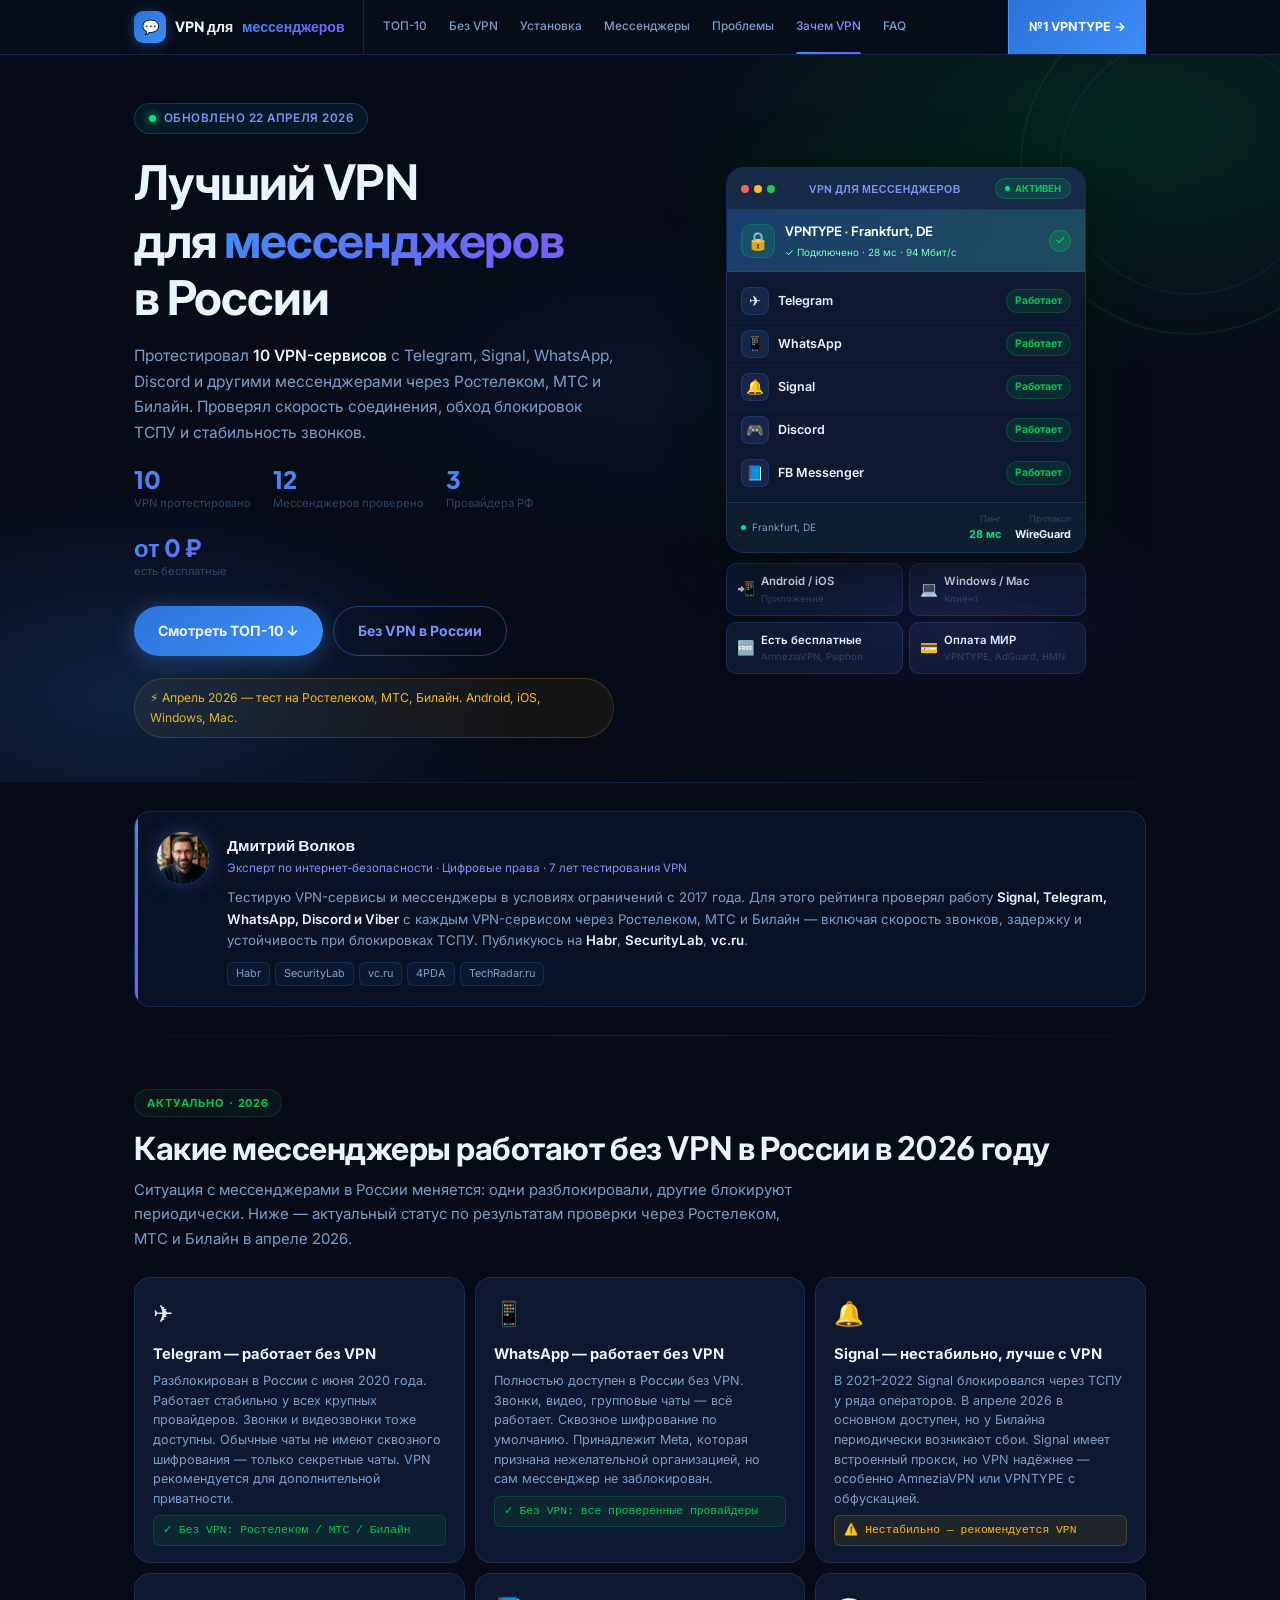
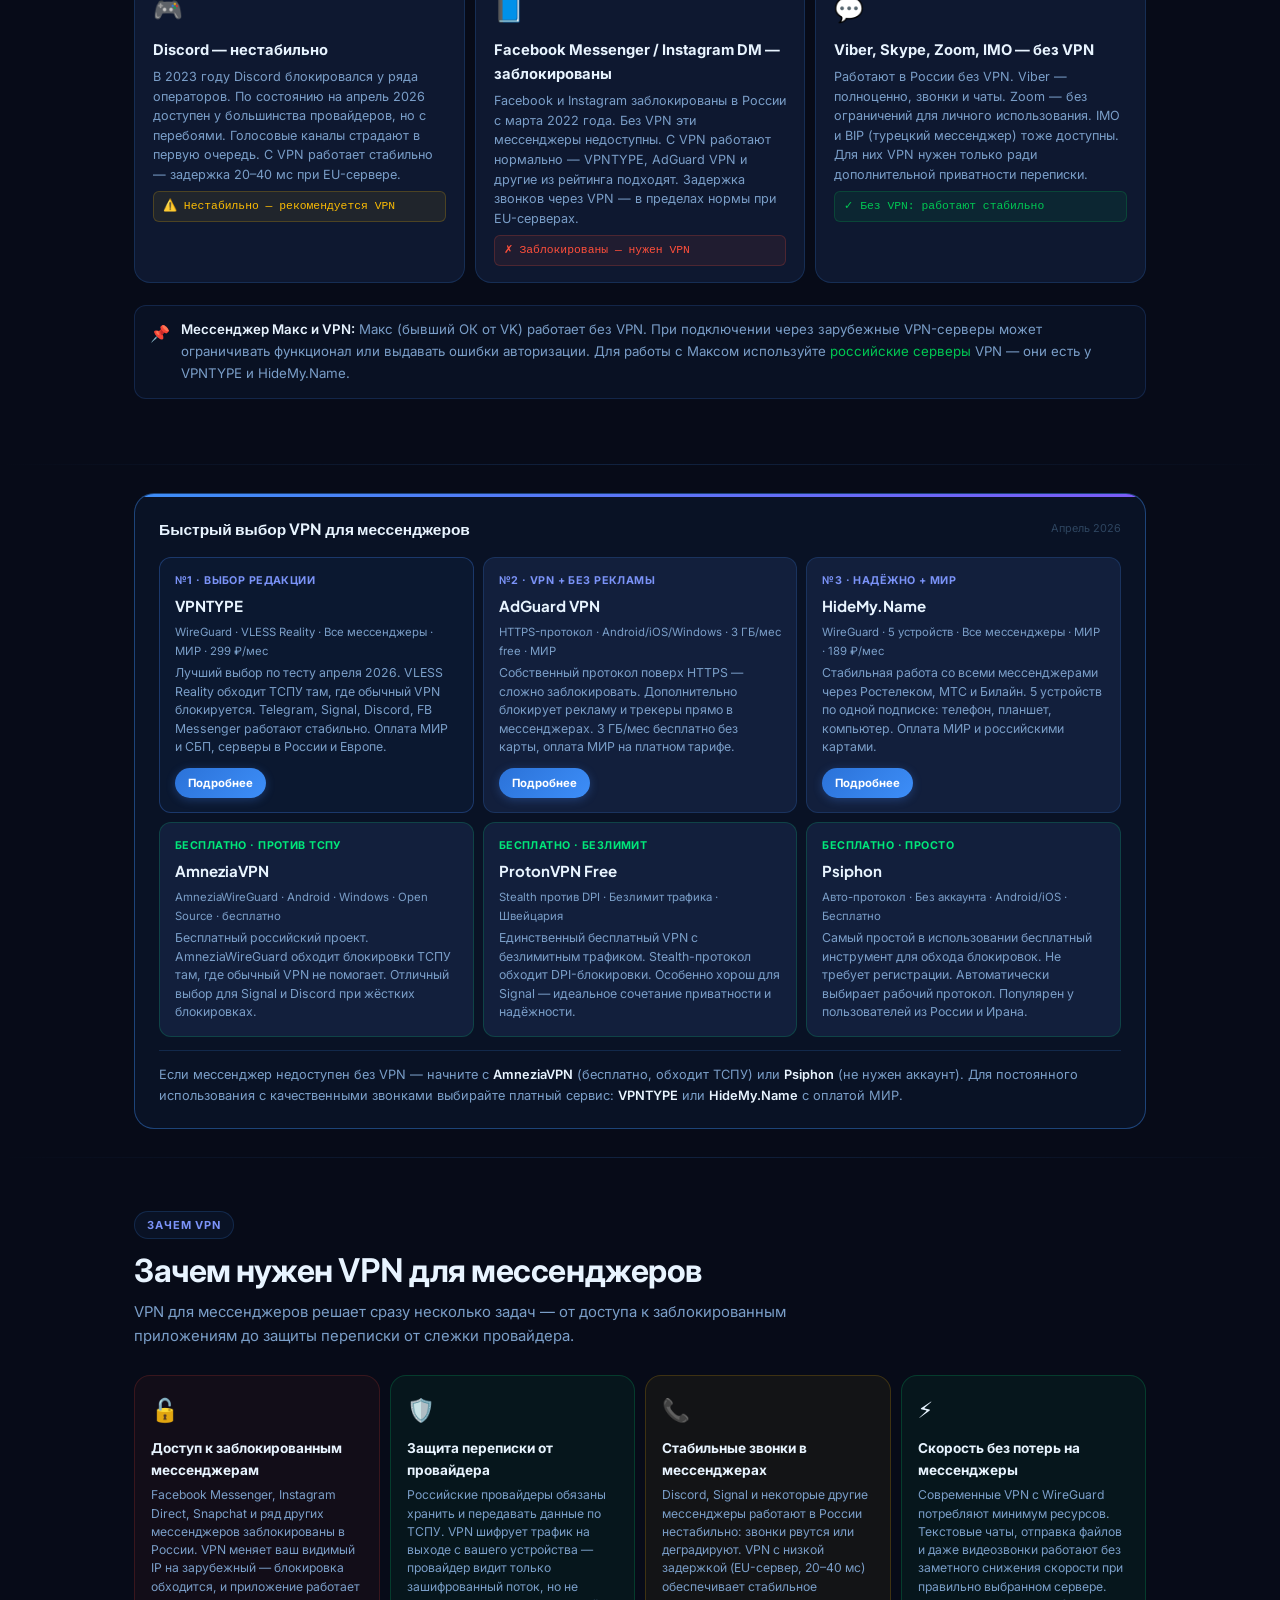
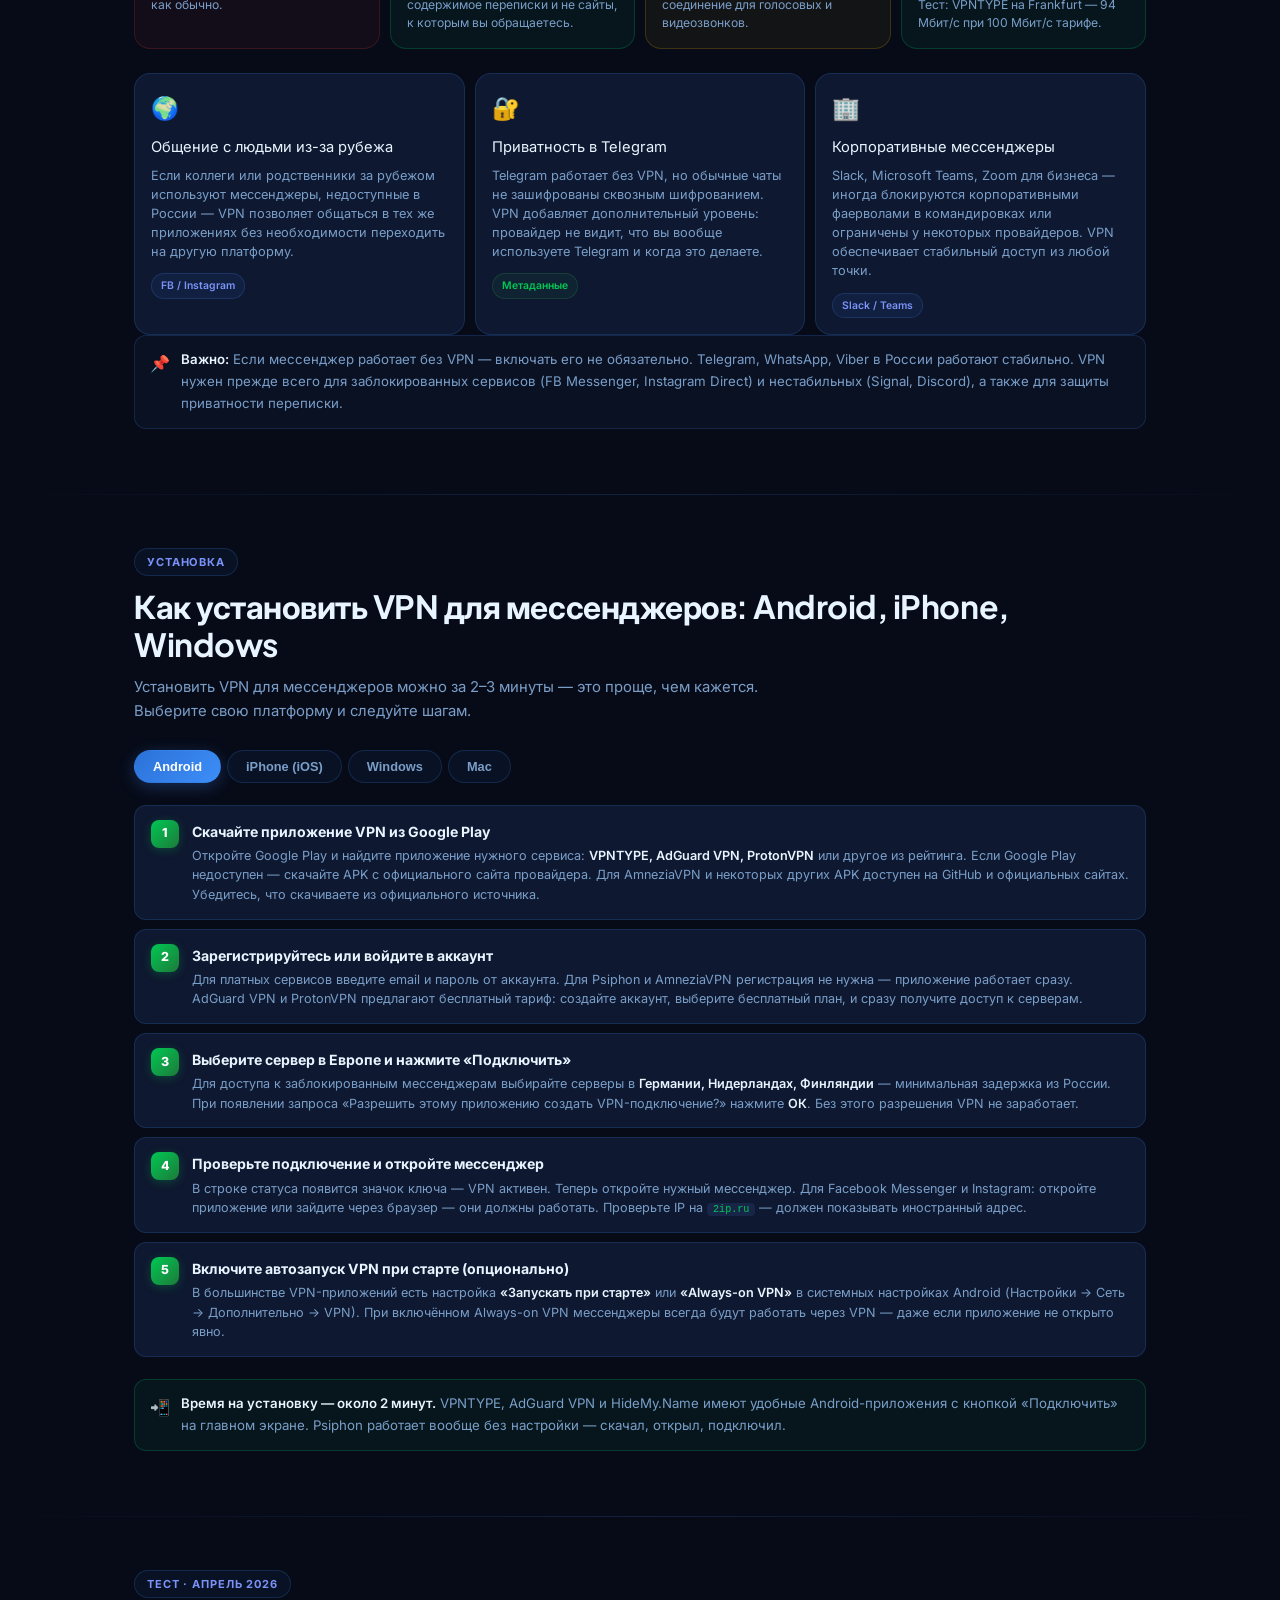
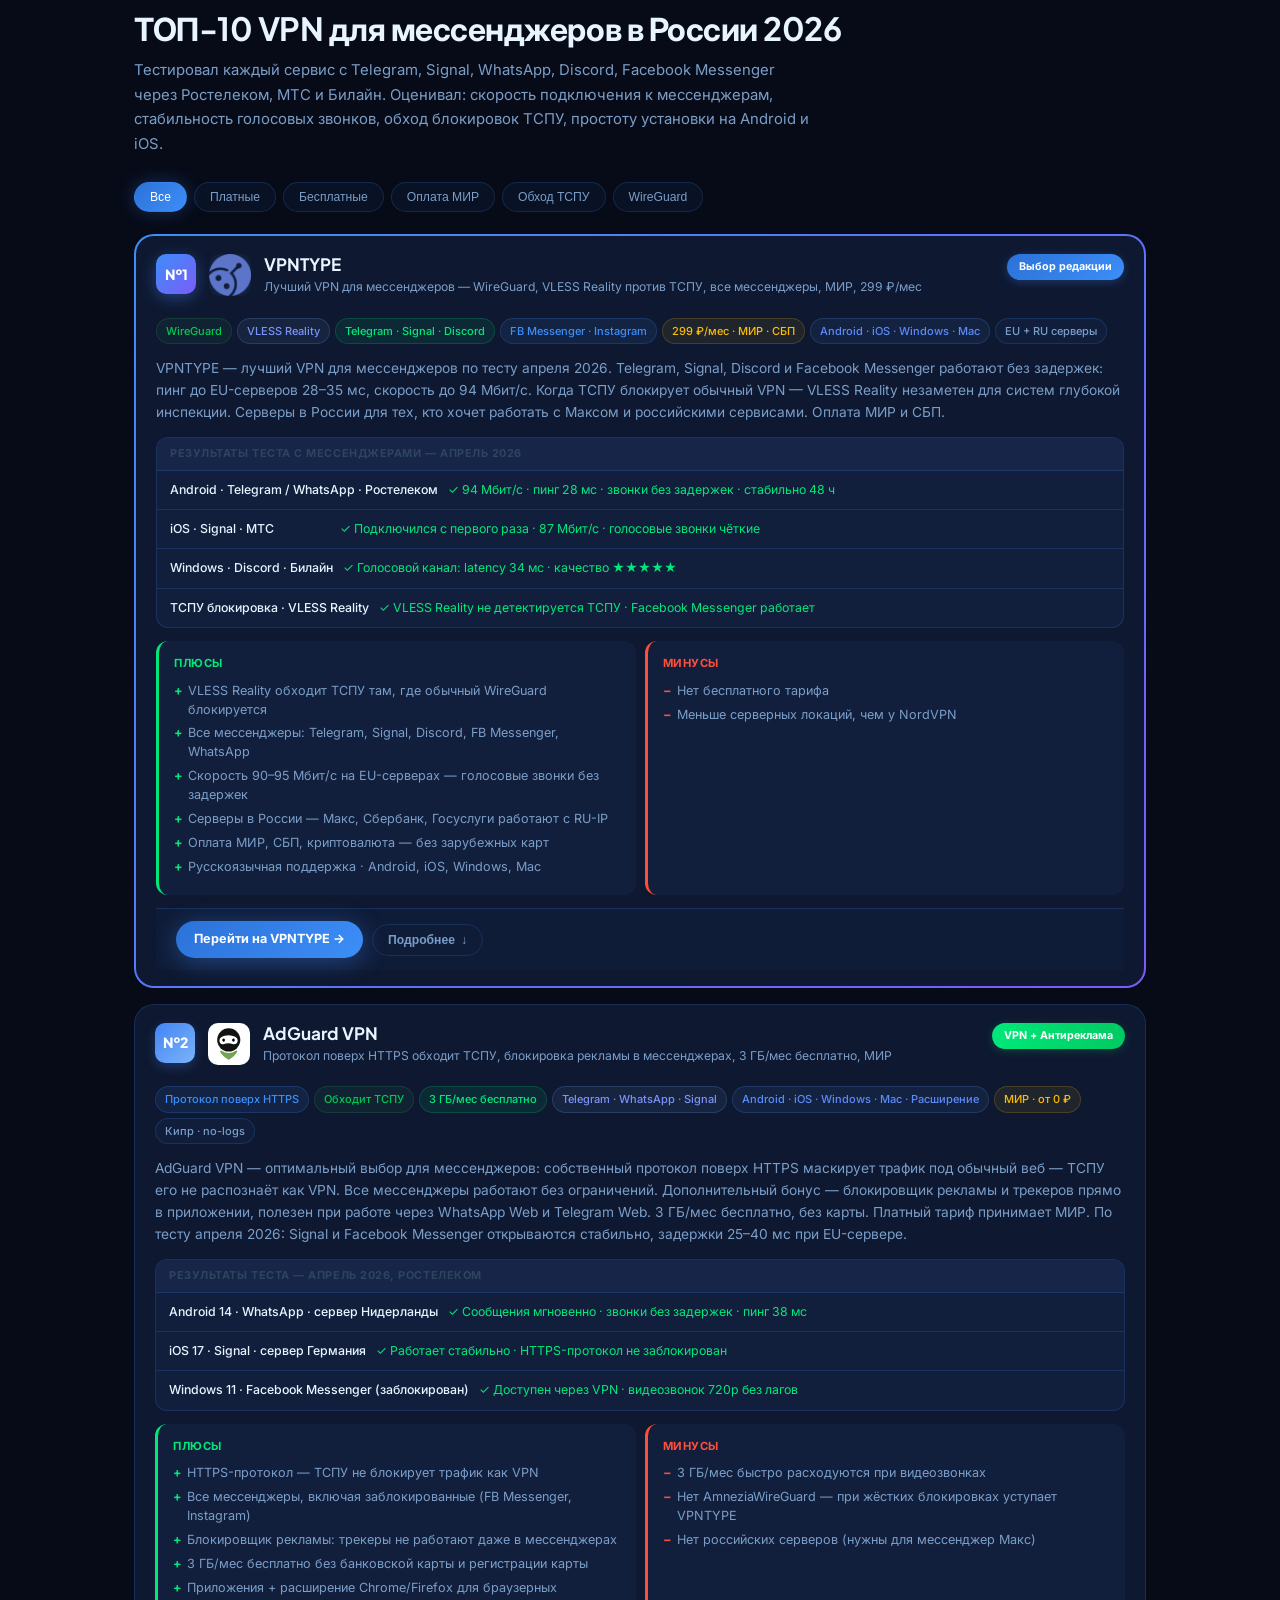
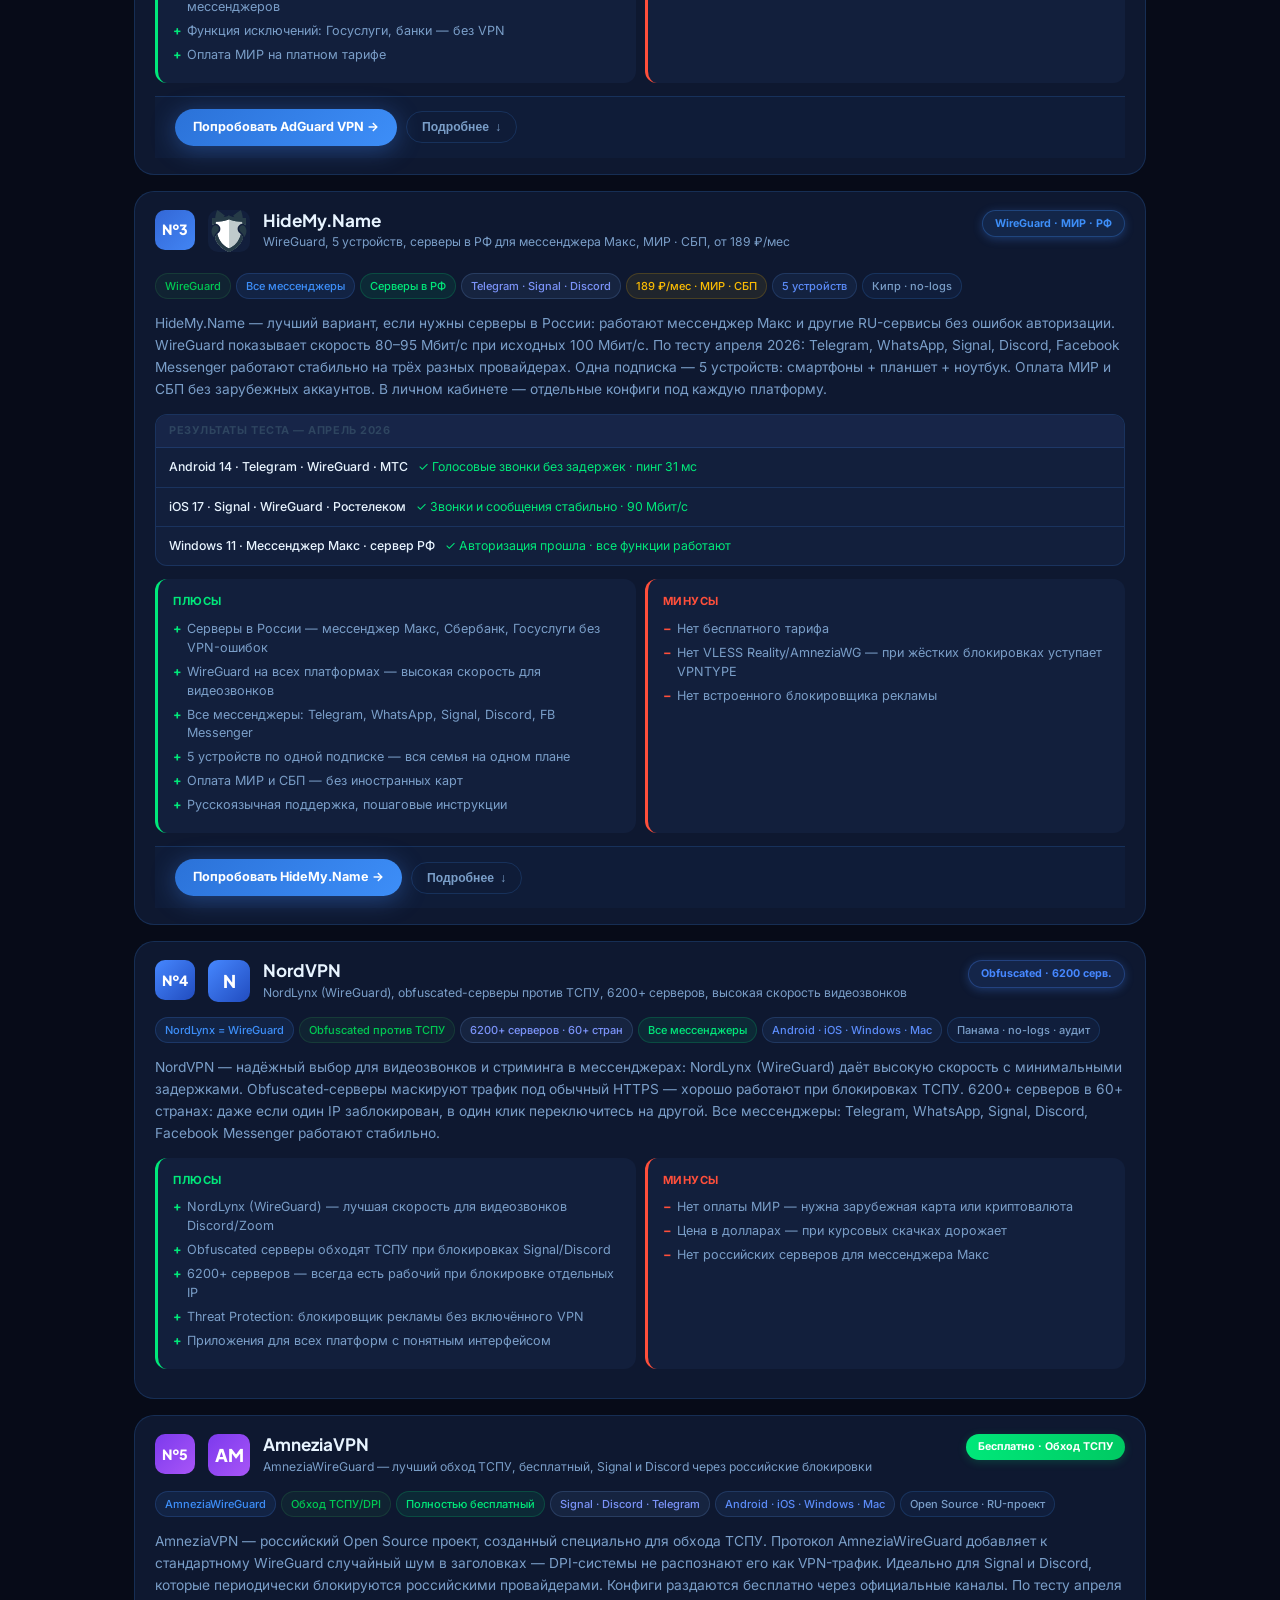
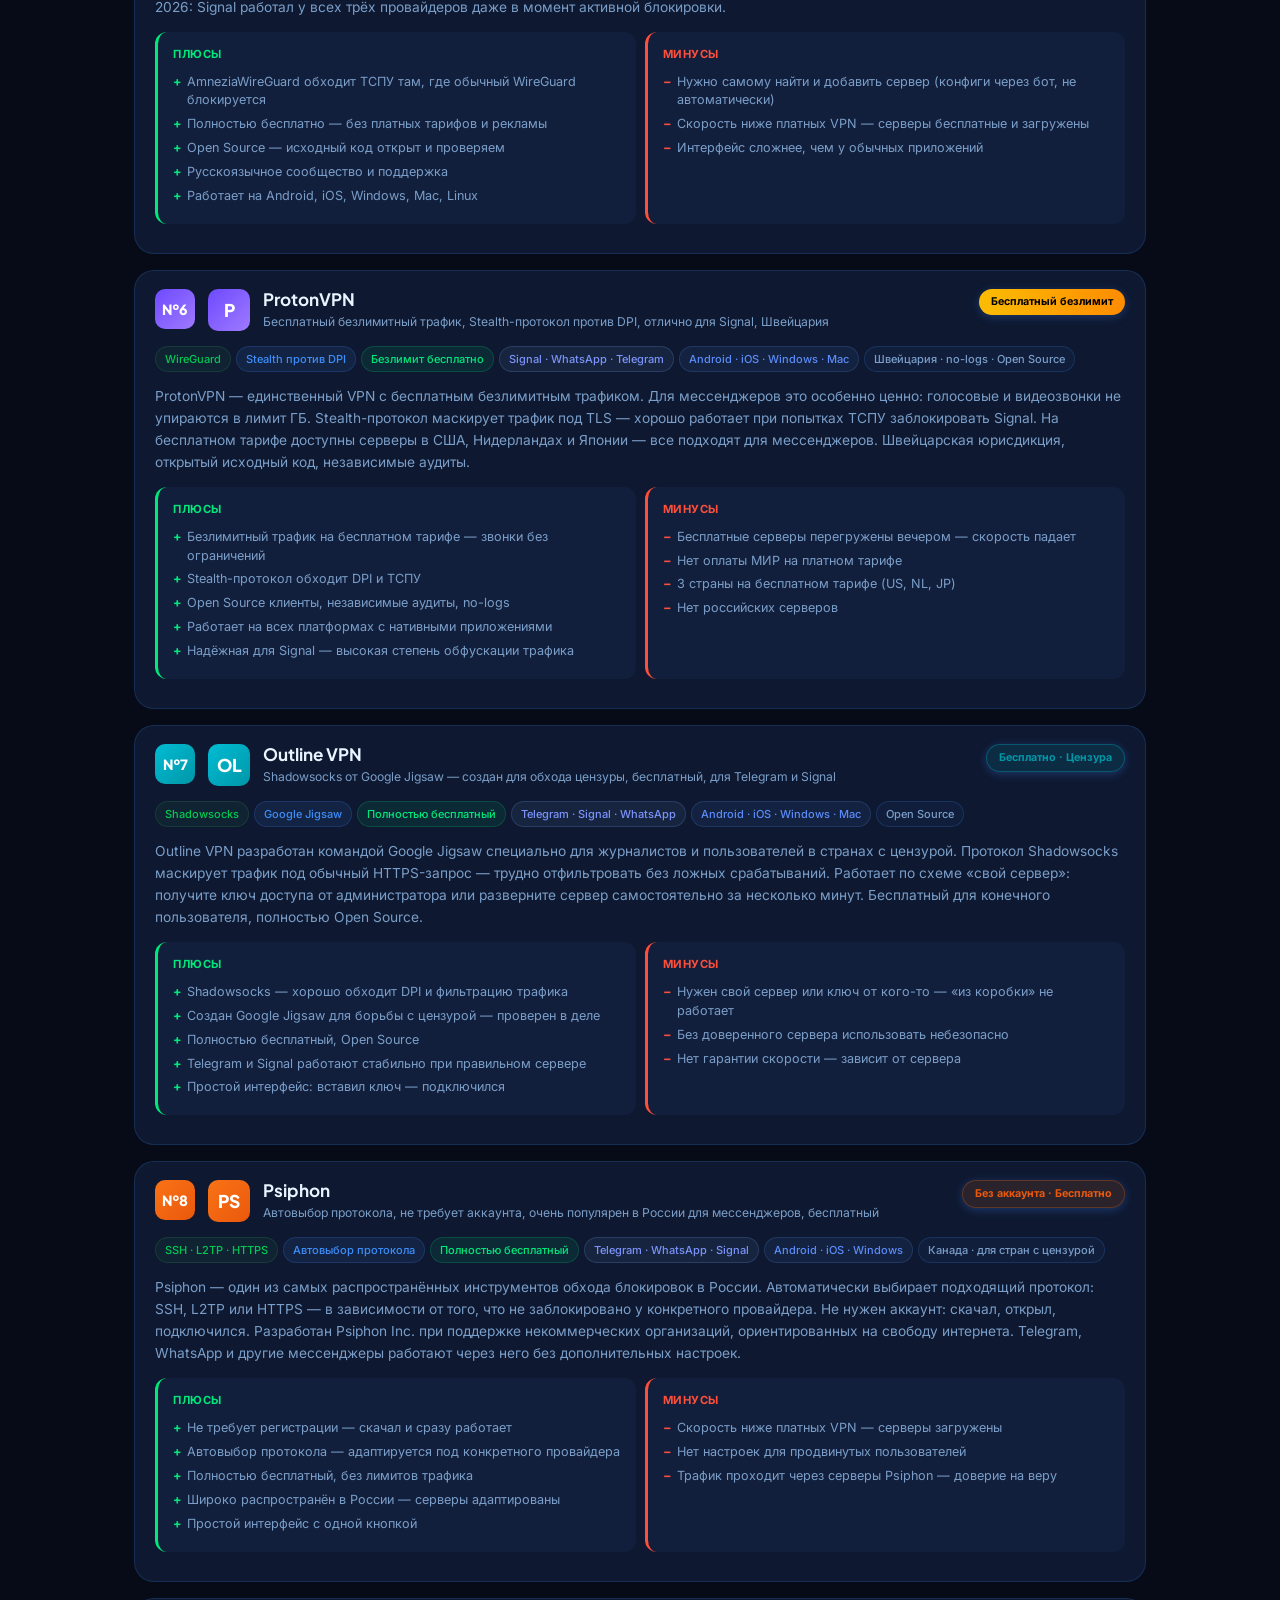
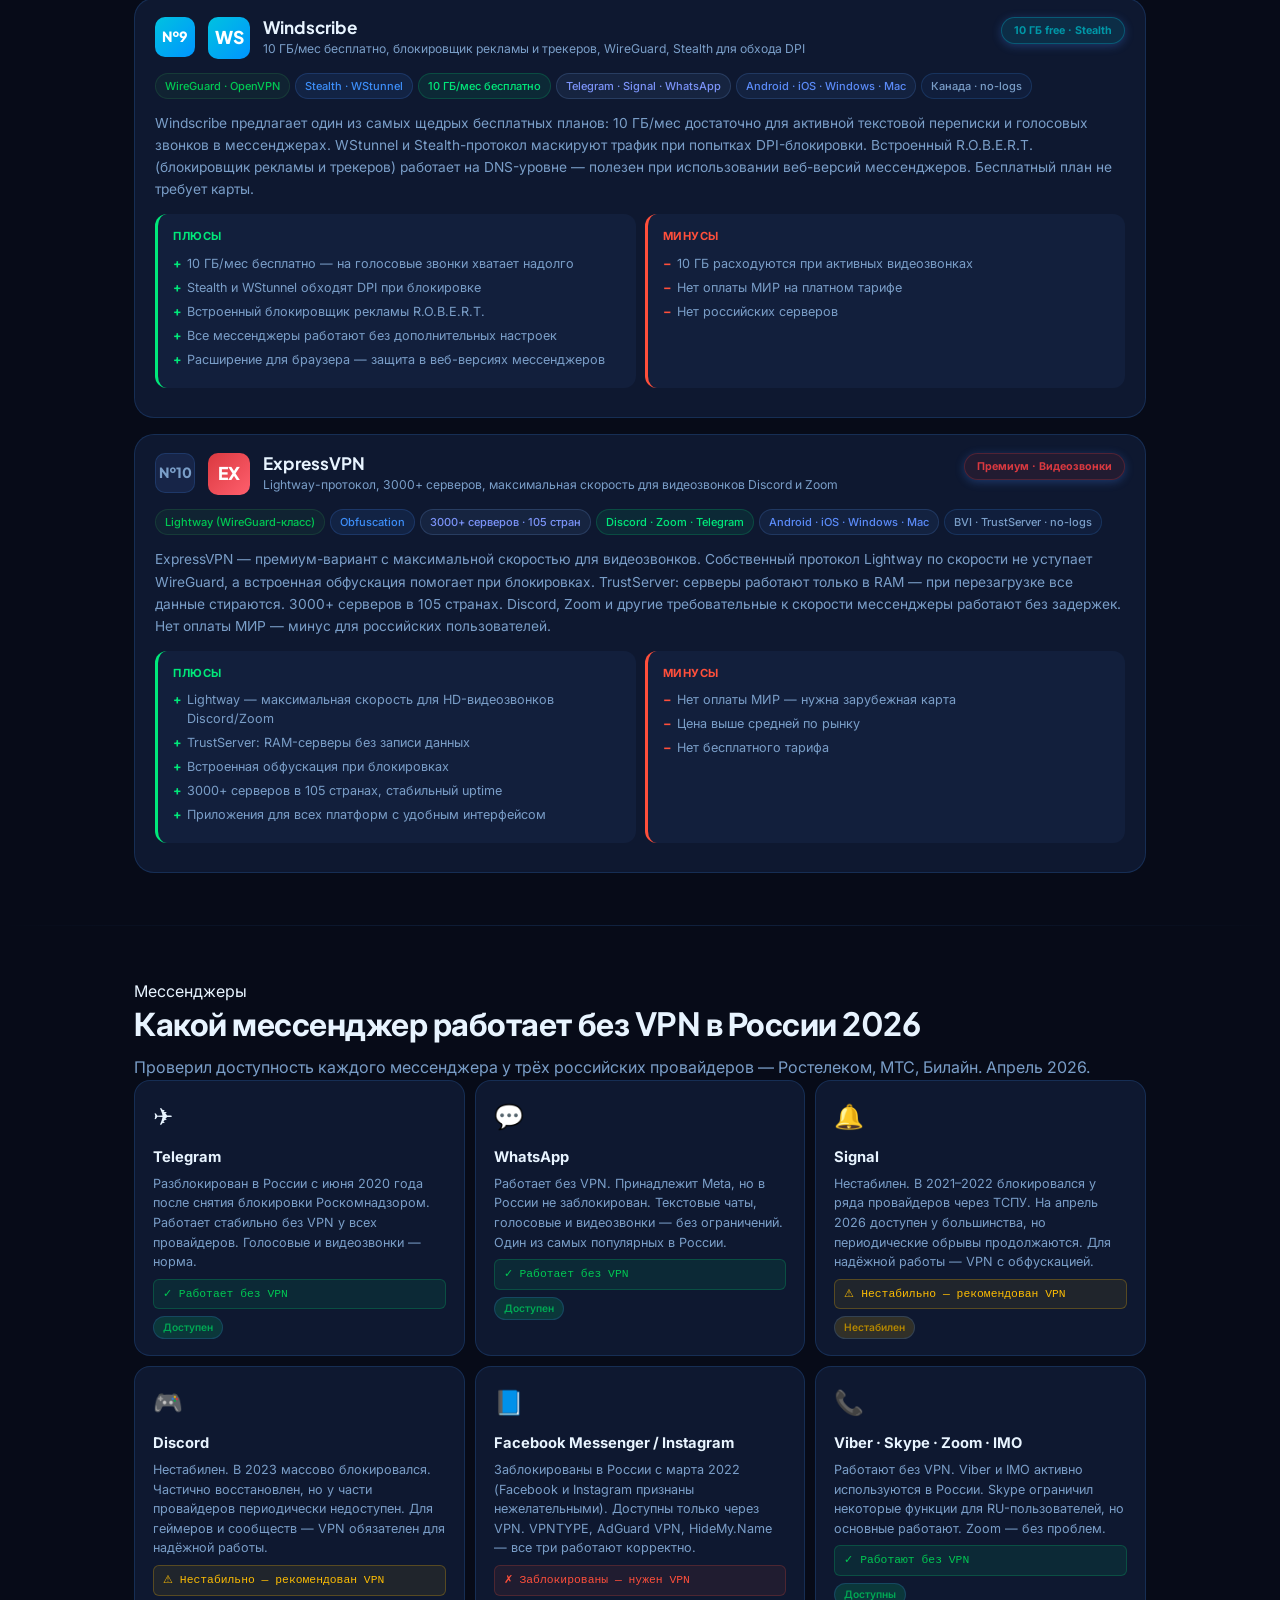
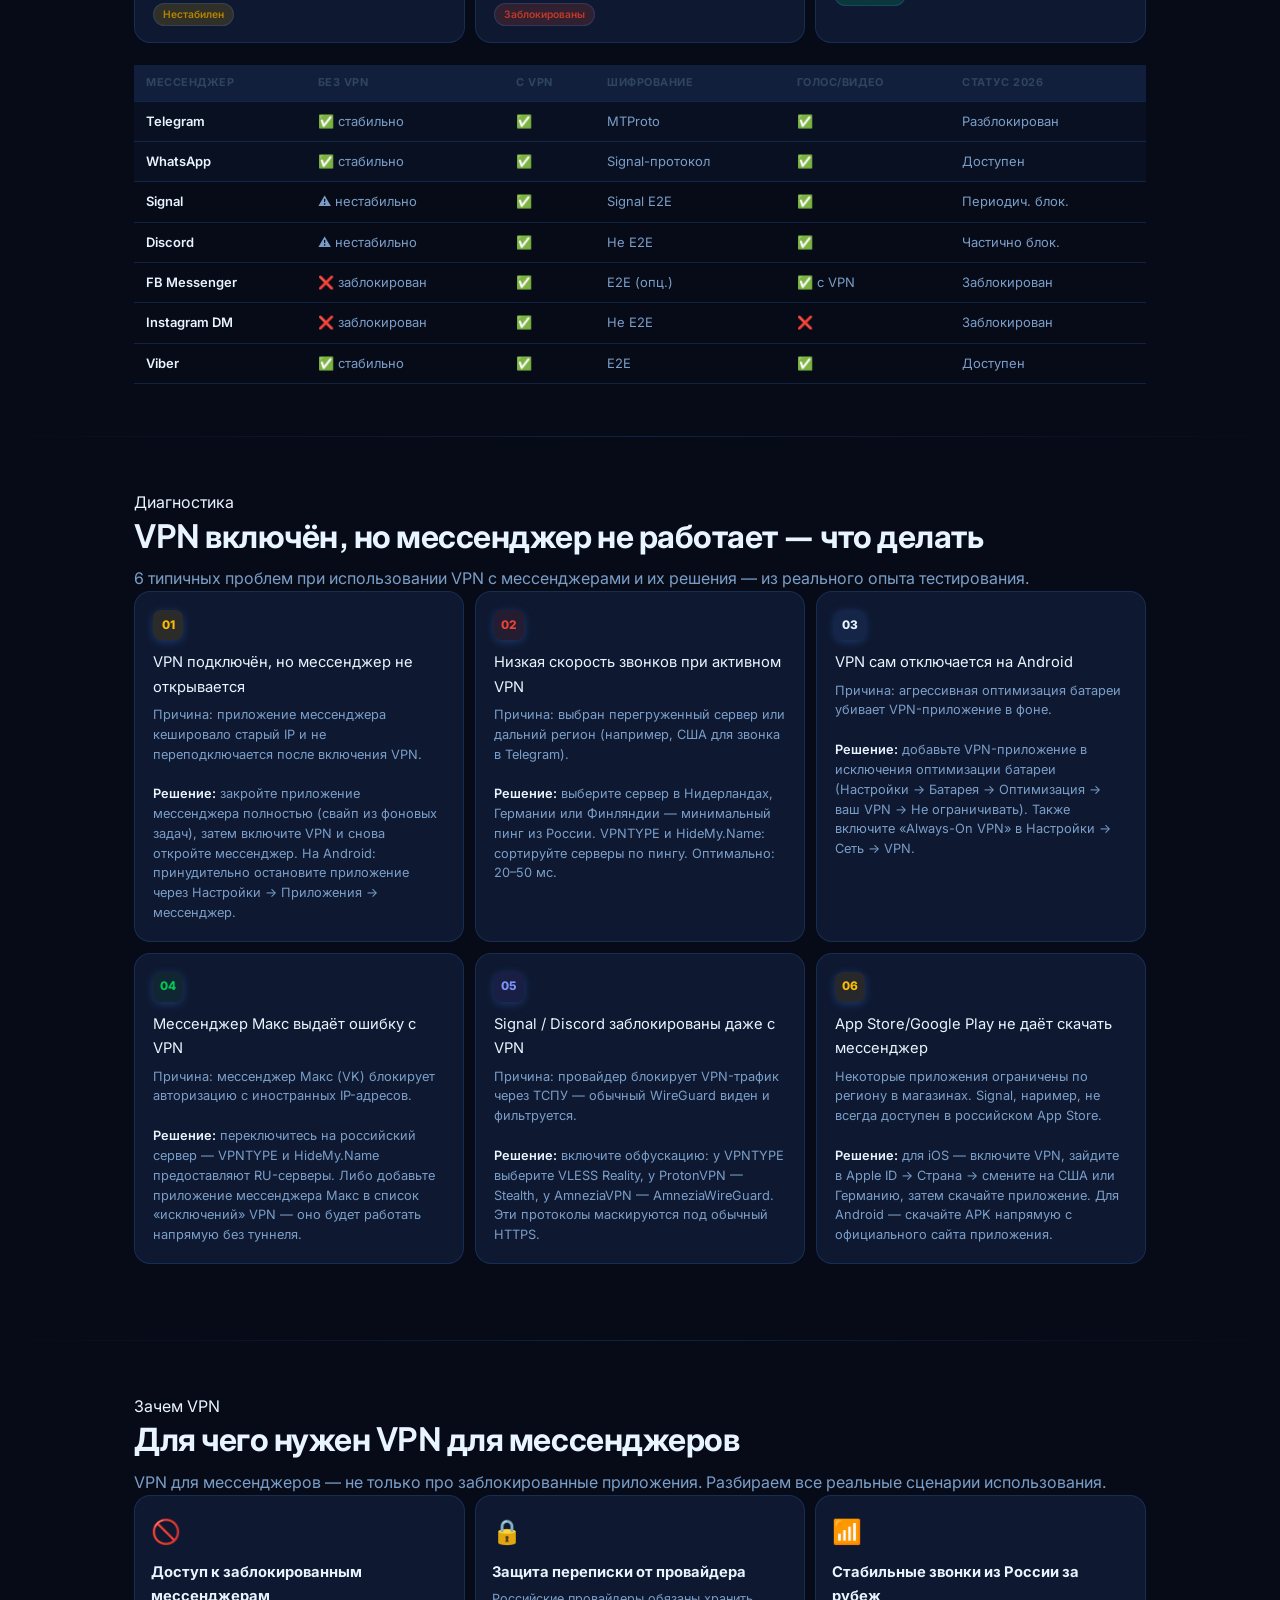
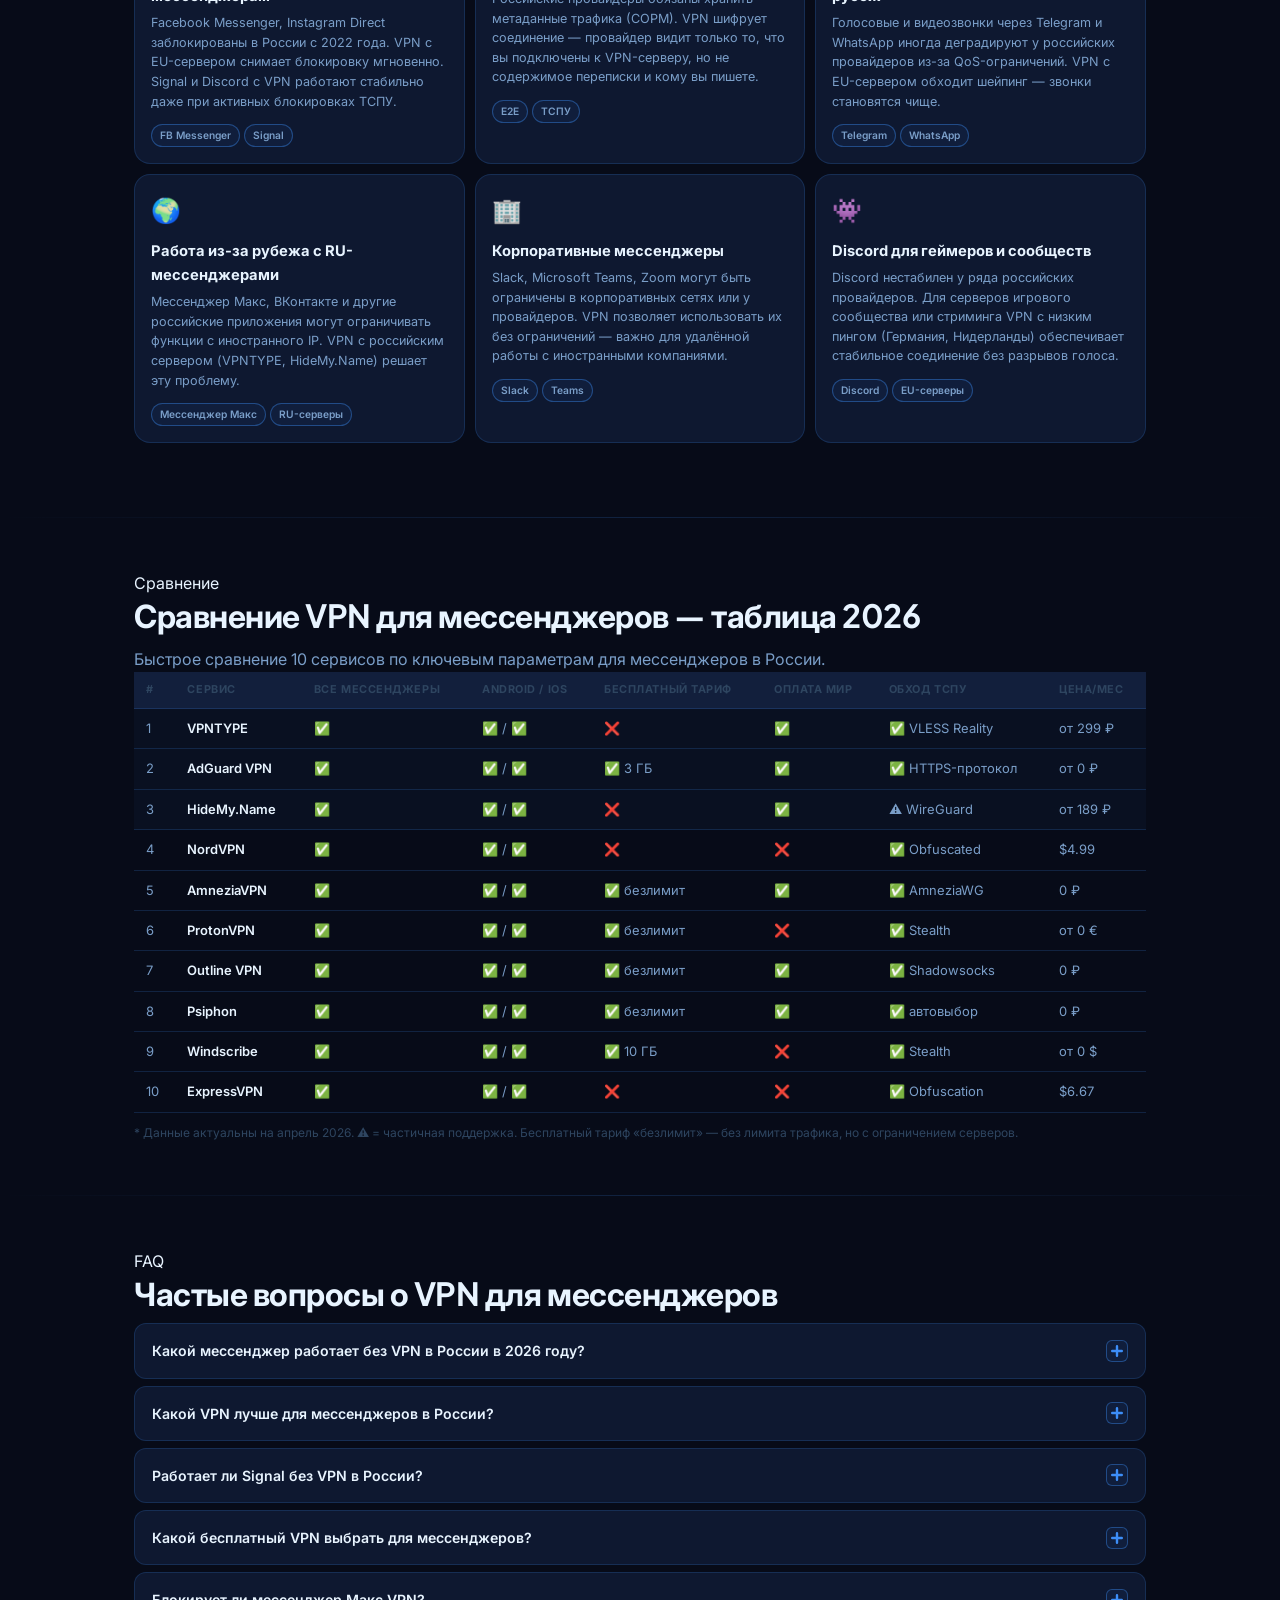
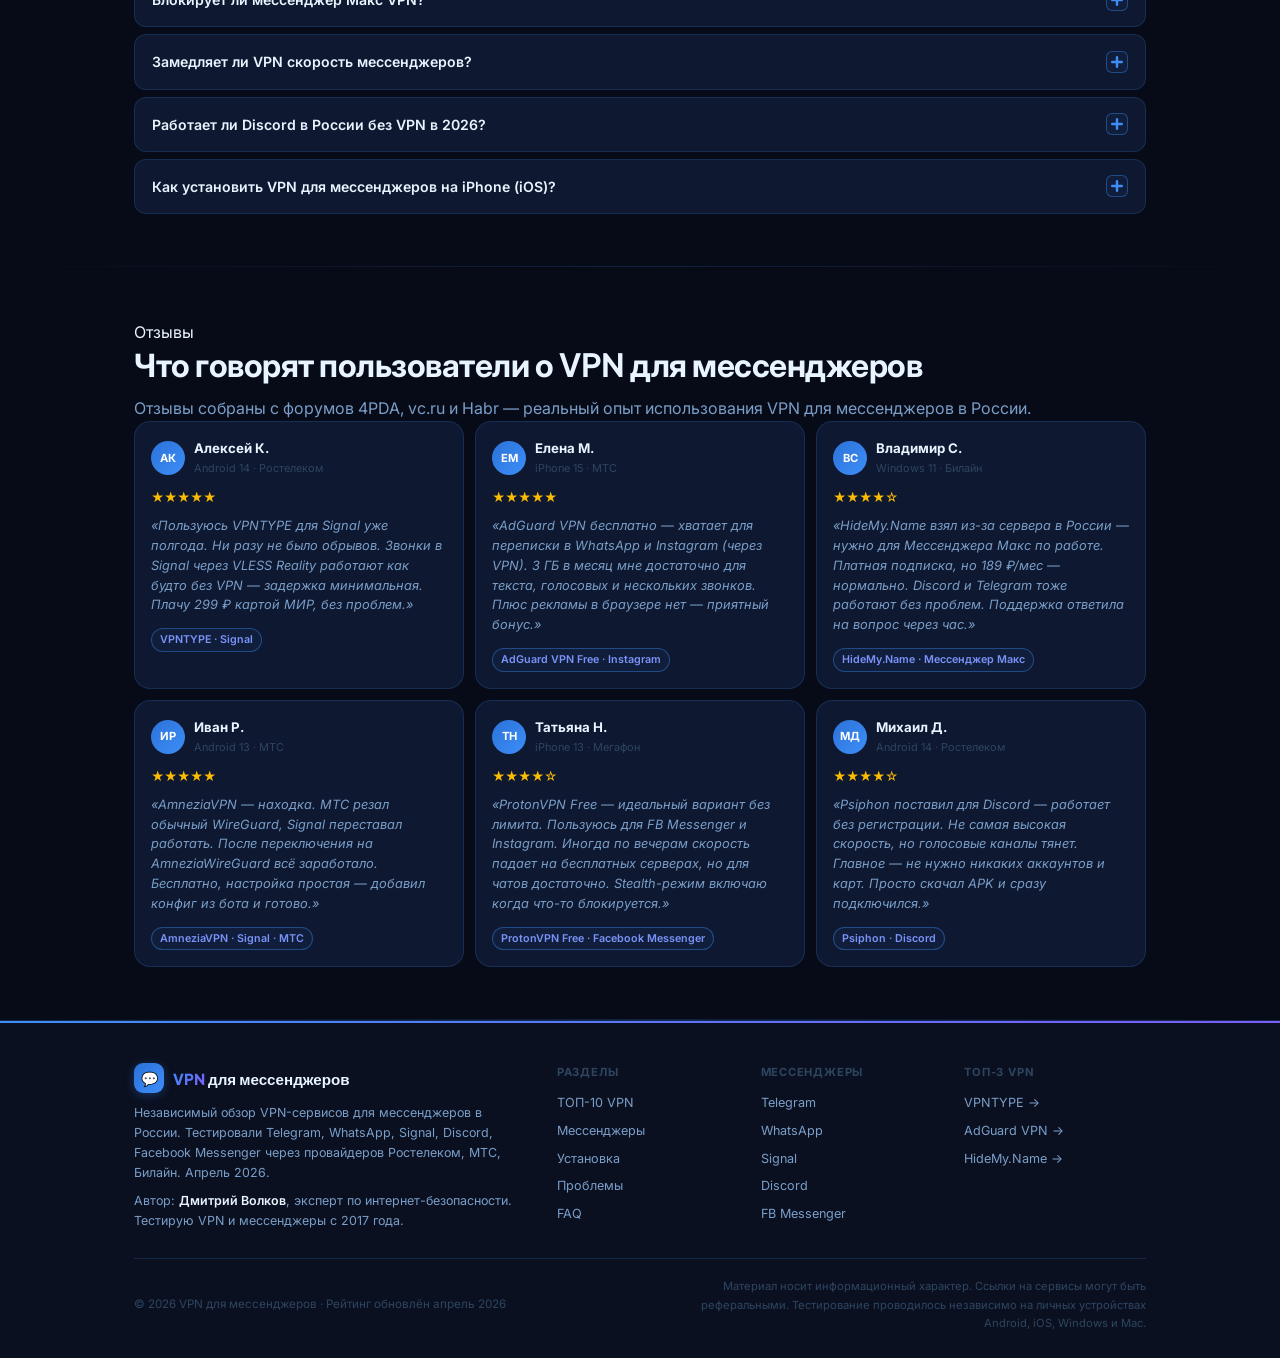
<file: index.html>
<!DOCTYPE html>
<html lang="ru">
<head>
<meta charset="UTF-8">
<meta name="viewport" content="width=device-width, initial-scale=1.0">
<title>Лучшие VPN для мессенджеров 2026 — ТОП-10: Telegram, WhatsApp, Signal, Discord в России</title>
<meta name="description" content="Протестировал 10 VPN для мессенджеров в России 2026: Telegram, WhatsApp, Signal, Discord. Какие мессенджеры работают без VPN? Лучший бесплатный и платный VPN для общения. Апрель 2026.">
<meta name="keywords" content="впн для мессенджеров, лучший впн для мессенджеров, мессенджер без впн, мессенджеры без впн в России 2026, какие мессенджеры работают без впн, впн для мессенджеров бесплатно, мессенджеры работающие в России без впн">
<link rel="icon" type="image/svg+xml" href="favicon.svg">
<link rel="shortcut icon" href="favicon.svg">
<link rel="apple-touch-icon" href="favicon.svg">
<meta name="theme-color" content="#3D8EF8">
<link rel="stylesheet" href="styles.css">
<link rel="preconnect" href="https://fonts.googleapis.com">
<link rel="preconnect" href="https://fonts.gstatic.com" crossorigin>
<link href="https://fonts.googleapis.com/css2?family=Plus+Jakarta+Sans:wght@400;500;600;700;800&family=Inter:wght@400;500;600;700&display=swap" rel="stylesheet">
<meta property="og:title" content="Лучшие VPN для мессенджеров 2026 — ТОП-10: Telegram, WhatsApp, Signal в России">
<meta property="og:description" content="Протестировал 10 VPN для мессенджеров. Какие работают без VPN в России? Лучший платный и бесплатный VPN для общения. Апрель 2026.">
<meta property="og:type" content="article">
<meta property="og:locale" content="ru_RU">
  <!-- Yandex.Metrika counter -->
<script type="text/javascript">
    (function(m,e,t,r,i,k,a){
        m[i]=m[i]||function(){(m[i].a=m[i].a||[]).push(arguments)};
        m[i].l=1*new Date();
        for (var j = 0; j < document.scripts.length; j++) {if (document.scripts[j].src === r) { return; }}
        k=e.createElement(t),a=e.getElementsByTagName(t)[0],k.async=1,k.src=r,a.parentNode.insertBefore(k,a)
    })(window, document,'script','https://mc.yandex.ru/metrika/tag.js?id=108731723', 'ym');

    ym(108731723, 'init', {ssr:true, webvisor:true, clickmap:true, ecommerce:"dataLayer", referrer: document.referrer, url: location.href, accurateTrackBounce:true, trackLinks:true});
</script>
<noscript><div><img src="https://mc.yandex.ru/watch/108731723" style="position:absolute; left:-9999px;" alt="" /></div></noscript>
<!-- /Yandex.Metrika counter -->
<script type="application/ld+json">
{
  "@context": "https://schema.org",
  "@type": "Article",
  "headline": "Лучшие VPN для мессенджеров 2026 — ТОП-10: Telegram, WhatsApp, Signal, Discord в России",
  "description": "Обзор 10 VPN-сервисов для мессенджеров в России: Telegram, WhatsApp, Signal, Discord, Viber. Тестировал доступность через российских провайдеров Ростелеком, МТС, Билайн. Апрель 2026.",
  "datePublished": "2026-04-01",
  "dateModified": "2026-04-22",
  "author": {
    "@type": "Person",
    "name": "Дмитрий Волков",
    "jobTitle": "Эксперт по интернет-безопасности",
    "description": "Тестирую VPN-сервисы и мессенджеры в условиях ограничений с 2017 года. Проверял работу Signal, Telegram, WhatsApp, Discord через российских провайдеров. Публикуюсь на Habr, SecurityLab, vc.ru."
  },
  "publisher": { "@type": "Organization", "name": "VPN для мессенджеров · Рейтинг 2026" },
  "inLanguage": "ru"
}
</script>
<script type="application/ld+json">
{
  "@context": "https://schema.org",
  "@type": "ItemList",
  "name": "ТОП-10 VPN для мессенджеров в России 2026",
  "numberOfItems": 10,
  "itemListElement": [
    { "@type": "ListItem", "position": 1,  "name": "VPNTYPE",     "description": "Лучший VPN для мессенджеров — WireGuard, VLESS Reality против ТСПУ, все мессенджеры, МИР, 299 ₽/мес" },
    { "@type": "ListItem", "position": 2,  "name": "AdGuard VPN", "description": "VPN + блокировщик рекламы в мессенджерах, HTTPS-протокол, 3 ГБ/мес бесплатно, МИР" },
    { "@type": "ListItem", "position": 3,  "name": "HideMy.Name", "description": "WireGuard, 5 устройств, все мессенджеры, МИР, 189 ₽/мес" },
    { "@type": "ListItem", "position": 4,  "name": "NordVPN",     "description": "6200+ серверов, obfuscated-серверы, все мессенджеры, надёжный" },
    { "@type": "ListItem", "position": 5,  "name": "AmneziaVPN",  "description": "Бесплатный, AmneziaWireGuard обходит ТСПУ, Signal/Discord, российский проект" },
    { "@type": "ListItem", "position": 6,  "name": "ProtonVPN",   "description": "Бесплатный безлимит, Stealth против DPI, отлично для Signal, Швейцария" },
    { "@type": "ListItem", "position": 7,  "name": "Outline VPN", "description": "Бесплатный, Shadowsocks, специально для обхода цензуры, от Google Jigsaw" },
    { "@type": "ListItem", "position": 8,  "name": "Psiphon",     "description": "Бесплатный, автовыбор протокола, очень популярен в России для мессенджеров" },
    { "@type": "ListItem", "position": 9,  "name": "Windscribe",  "description": "10 ГБ/мес бесплатно, блокировщик трекеров, все мессенджеры" },
    { "@type": "ListItem", "position": 10, "name": "ExpressVPN",  "description": "Премиум, Lightway, 3000+ серверов, максимальная скорость для видеозвонков" }
  ]
}
</script>
<script type="application/ld+json">
{
  "@context": "https://schema.org",
  "@type": "FAQPage",
  "mainEntity": [
    {
      "@type": "Question",
      "name": "Какой мессенджер работает без VPN в России в 2026 году?",
      "acceptedAnswer": { "@type": "Answer", "text": "Без VPN в России работают: Telegram (разблокирован с 2020), WhatsApp, Viber, Skype, Zoom, IMO, BIP. Требуют VPN или работают нестабильно: Signal (периодические блокировки), Discord (нестабильно после 2023), Facebook Messenger и Instagram Direct (заблокированы с 2022)." }
    },
    {
      "@type": "Question",
      "name": "Какой VPN лучше для мессенджеров в России?",
      "acceptedAnswer": { "@type": "Answer", "text": "По тесту апреля 2026: VPNTYPE — лучший платный вариант. VLESS Reality обходит ТСПУ, все мессенджеры работают стабильно, оплата МИР, 299 ₽/мес. Для бесплатного использования: AmneziaVPN (обходит DPI), ProtonVPN (безлимит трафика), Psiphon (простая установка)." }
    },
    {
      "@type": "Question",
      "name": "Работает ли Signal без VPN в России?",
      "acceptedAnswer": { "@type": "Answer", "text": "Signal периодически блокируется российскими провайдерами через ТСПУ. В 2021–2022 был заблокирован у ряда операторов, после чего доступность восстановилась, но нестабильна. Для надёжной работы Signal рекомендуется VPN с обфускацией трафика: VPNTYPE с VLESS Reality или AmneziaVPN с AmneziaWireGuard." }
    },
    {
      "@type": "Question",
      "name": "Какой бесплатный VPN для мессенджеров?",
      "acceptedAnswer": { "@type": "Answer", "text": "Лучшие бесплатные VPN для мессенджеров в России: 1) AmneziaVPN — полностью бесплатный, обходит блокировки ТСПУ. 2) ProtonVPN Free — безлимитный трафик, Stealth-протокол. 3) Psiphon — автовыбор протокола, не требует аккаунта. 4) Windscribe — 10 ГБ/мес. 5) AdGuard VPN — 3 ГБ/мес + блокировка рекламы в мессенджерах." }
    },
    {
      "@type": "Question",
      "name": "Блокирует ли мессенджер Макс VPN?",
      "acceptedAnswer": { "@type": "Answer", "text": "Мессенджер Макс (бывший ОК, принадлежит VK) действительно ограничивает часть функций при использовании VPN и может показывать ошибки авторизации при подключении через зарубежные серверы. Для работы с Максом рекомендуется использовать российские серверы VPN: VPNTYPE и HideMy.Name предоставляют серверы в России." }
    },
    {
      "@type": "Question",
      "name": "Как установить VPN для мессенджеров на Android?",
      "acceptedAnswer": { "@type": "Answer", "text": "1) Скачайте приложение VPN из Google Play (VPNTYPE, AdGuard VPN, ProtonVPN или другое). 2) Зарегистрируйтесь или войдите в аккаунт. 3) Нажмите «Подключить» и выберите сервер в Европе. 4) Разрешите создание VPN-соединения при запросе Android. 5) Откройте мессенджер — он работает через VPN. Весь процесс занимает 2–3 минуты." }
    },
    {
      "@type": "Question",
      "name": "Работает ли Discord в России без VPN?",
      "acceptedAnswer": { "@type": "Answer", "text": "Discord в России работает нестабильно. В 2023 году были масштабные блокировки, после которых доступность частично восстановилась. По состоянию на апрель 2026 Discord доступен у большинства провайдеров, но периодически недоступен. Для надёжного доступа рекомендуется VPN." }
    },
    {
      "@type": "Question",
      "name": "Нужен ли VPN для Telegram в России?",
      "acceptedAnswer": { "@type": "Answer", "text": "Нет — Telegram разблокирован в России с июня 2020 года и работает без VPN у всех крупных провайдеров. Тем не менее VPN рекомендуется для защиты переписки от слежки провайдера, так как обычные чаты Telegram не имеют сквозного шифрования — только секретные чаты." }
    }
  ]
}
</script>
</head>

<body>
<div id="read-progress"></div>

<!-- NAVIGATION -->
<nav class="site-nav" role="navigation" aria-label="Основная навигация">
  <div class="container">
    <div class="nav-inner">
      <a href="#" class="nav-logo">
        <div class="logo-icon">💬</div>
        VPN для <span class="logo-word">мессенджеров</span>
      </a>
      <ul class="nav-tabs">
        <li><a href="#top10">ТОП-10</a></li>
        <li><a href="#what-is-msg">Без VPN</a></li>
        <li><a href="#setup">Установка</a></li>
        <li><a href="#messengers">Мессенджеры</a></li>
        <li><a href="#problems">Проблемы</a></li>
        <li><a href="#usecases">Зачем VPN</a></li>
        <li><a href="#faq">FAQ</a></li>
      </ul>
      <a href="#vpntype-card" class="nav-cta">№1 VPNTYPE →</a>
      <button class="burger" id="burger-btn" aria-label="Меню" aria-expanded="false">
        <span></span><span></span><span></span>
      </button>
    </div>
  </div>
</nav>

<div class="mobile-menu" id="mobile-menu">
  <a href="#top10">ТОП-10 VPN для мессенджеров</a>
  <a href="#what-is-msg">Мессенджеры без VPN в России</a>
  <a href="#setup">Как установить VPN</a>
  <a href="#messengers">Обзор мессенджеров</a>
  <a href="#problems">Проблемы и решения</a>
  <a href="#usecases">Зачем нужен VPN</a>
  <a href="#comparison">Сравнение VPN</a>
  <a href="#faq">Частые вопросы</a>
  <a href="#vpntype-card" class="mm-cta">Попробовать VPNTYPE №1 →</a>
</div>

<!-- HERO -->
<section class="hero hero-msg" aria-label="Введение">
  <div class="hero-bg"></div>
  <div class="hero-msg-ring"></div>
  <div class="container">
    <div class="hero-grid">

      <!-- Left: Content -->
      <div class="hero-content">
        <div class="hero-eyebrow fade-up">
          <span class="live-dot"></span>Обновлено 22 апреля 2026
        </div>
        <h1 class="hero-title fade-up">
          Лучший VPN<br>для <span class="hl">мессенджеров</span><br>в России
        </h1>
        <p class="hero-desc fade-up delay-1">
          Протестировал <strong>10 VPN-сервисов</strong> с Telegram, Signal, WhatsApp, Discord и другими мессенджерами через Ростелеком, МТС и Билайн. Проверял скорость соединения, обход блокировок ТСПУ и стабильность звонков.
        </p>
        <div class="hero-stats fade-up delay-2">
          <div class="hero-stat"><span class="stat-val">10</span><span class="stat-lbl">VPN протестировано</span></div>
          <div class="hero-stat"><span class="stat-val">12</span><span class="stat-lbl">Мессенджеров проверено</span></div>
          <div class="hero-stat"><span class="stat-val">3</span><span class="stat-lbl">Провайдера РФ</span></div>
          <div class="hero-stat"><span class="stat-val">от 0 ₽</span><span class="stat-lbl">есть бесплатные</span></div>
        </div>
        <div class="hero-actions fade-up delay-3">
          <a href="#top10" class="btn btn-primary">Смотреть ТОП-10 ↓</a>
          <a href="#what-is-msg" class="btn btn-ghost">Без VPN в России</a>
        </div>
        <div class="update-bar fade-up delay-3">
          ⚡ Апрель 2026 — тест на Ростелеком, МТС, Билайн. Android, iOS, Windows, Mac.
        </div>
      </div>

      <!-- Right: Messenger VPN Dashboard -->
      <div class="hero-visual">
        <div class="msg-panel">
          <div class="msg-panel-head">
            <div class="msg-panel-dots">
              <span class="dot dot-red"></span>
              <span class="dot dot-yellow"></span>
              <span class="dot dot-green"></span>
            </div>
            <div class="msg-panel-title">VPN для мессенджеров</div>
            <div class="msg-vpn-badge">
              <span class="msg-vpn-badge-dot"></span>АКТИВЕН
            </div>
          </div>
          <!-- VPN Connected status -->
          <div class="msg-vpn-card">
            <div class="msg-vpn-icon">🔒</div>
            <div class="msg-vpn-info">
              <div class="msg-vpn-name">VPNTYPE · Frankfurt, DE</div>
              <div class="msg-vpn-sub ok">✓ Подключено · 28 мс · 94 Мбит/с</div>
            </div>
            <div class="msg-vpn-check">✓</div>
          </div>
          <!-- Messenger status list -->
          <div class="msg-list">
            <div class="msg-item">
              <div class="msg-item-icon">✈️</div>
              <div class="msg-item-name">Telegram</div>
              <span class="msg-item-status ok">Работает</span>
            </div>
            <div class="msg-item">
              <div class="msg-item-icon">📱</div>
              <div class="msg-item-name">WhatsApp</div>
              <span class="msg-item-status ok">Работает</span>
            </div>
            <div class="msg-item">
              <div class="msg-item-icon">🔔</div>
              <div class="msg-item-name">Signal</div>
              <span class="msg-item-status ok">Работает</span>
            </div>
            <div class="msg-item">
              <div class="msg-item-icon">🎮</div>
              <div class="msg-item-name">Discord</div>
              <span class="msg-item-status ok">Работает</span>
            </div>
            <div class="msg-item">
              <div class="msg-item-icon">📘</div>
              <div class="msg-item-name">FB Messenger</div>
              <span class="msg-item-status ok">Работает</span>
            </div>
          </div>
          <div class="msg-panel-footer">
            <div class="msg-foot-left">
              <span style="width:5px;height:5px;background:var(--green);border-radius:50%;animation:pulse 1.8s infinite;display:inline-block"></span>
              Frankfurt, DE
            </div>
            <div class="msg-foot-right">
              <div class="msg-metric">
                <span class="msg-metric-k">Пинг</span>
                <span class="msg-metric-v ok">28 мс</span>
              </div>
              <div class="msg-metric">
                <span class="msg-metric-k">Протокол</span>
                <span class="msg-metric-v">WireGuard</span>
              </div>
            </div>
          </div>
        </div>
        <!-- Mini chips -->
        <div class="msg-mini-row">
          <div class="msg-mini-chip">
            <span class="msg-mini-chip-icon">📲</span>
            <div><div class="msg-mini-chip-text">Android / iOS</div><div style="font-size:.6rem;color:var(--muted)">Приложение</div></div>
          </div>
          <div class="msg-mini-chip">
            <span class="msg-mini-chip-icon">💻</span>
            <div><div class="msg-mini-chip-text">Windows / Mac</div><div style="font-size:.6rem;color:var(--muted)">Клиент</div></div>
          </div>
          <div class="msg-mini-chip">
            <span class="msg-mini-chip-icon">🆓</span>
            <div><div class="msg-mini-chip-text">Есть бесплатные</div><div style="font-size:.6rem;color:var(--muted)">AmneziaVPN, Psiphon</div></div>
          </div>
          <div class="msg-mini-chip">
            <span class="msg-mini-chip-icon">💳</span>
            <div><div class="msg-mini-chip-text">Оплата МИР</div><div style="font-size:.6rem;color:var(--muted)">VPNTYPE, AdGuard, HMN</div></div>
          </div>
        </div>
      </div>

    </div>
  </div>
</section>

<div class="divider"></div>

<!-- AUTHOR -->
<section class="section-sm">
  <div class="container">
    <div class="author-box">
      <div class="author-photo">
        <img src="author.jpg" alt="Дмитрий Волков" onerror="this.style.display='none';this.parentNode.innerHTML='&#128100;'">
      </div>
      <div class="author-info">
        <div class="author-name">Дмитрий Волков</div>
        <div class="author-role">Эксперт по интернет-безопасности · Цифровые права · 7 лет тестирования VPN</div>
        <p class="author-bio">
          Тестирую VPN-сервисы и мессенджеры в условиях ограничений с 2017 года. Для этого рейтинга проверял работу <strong>Signal, Telegram, WhatsApp, Discord и Viber</strong> с каждым VPN-сервисом через Ростелеком, МТС и Билайн — включая скорость звонков, задержку и устойчивость при блокировках ТСПУ. Публикуюсь на <strong>Habr</strong>, <strong>SecurityLab</strong>, <strong>vc.ru</strong>.
        </p>
        <div class="author-pubs">
          <span class="author-pub">Habr</span>
          <span class="author-pub">SecurityLab</span>
          <span class="author-pub">vc.ru</span>
          <span class="author-pub">4PDA</span>
          <span class="author-pub">TechRadar.ru</span>
        </div>
      </div>
    </div>
  </div>
</section>

<div class="divider"></div>

<!-- КАКИЕ МЕССЕНДЖЕРЫ РАБОТАЮТ БЕЗ VPN В России -->
<section class="section" id="what-is-msg">
  <div class="container">
    <div class="sec-badge teal">Актуально · 2026</div>
    <h2 class="section-title">Какие мессенджеры работают без VPN в России в 2026 году</h2>
    <p class="section-intro">
      Ситуация с мессенджерами в России меняется: одни разблокировали, другие блокируют периодически. Ниже — актуальный статус по результатам проверки через Ростелеком, МТС и Билайн в апреле 2026.
    </p>
    <div class="wg-concept-grid">
      <div class="wg-concept-card">
        <div class="wg-concept-icon">✈️</div>
        <div class="wg-concept-title">Telegram — работает без VPN</div>
        <div class="wg-concept-desc">Разблокирован в России с июня 2020 года. Работает стабильно у всех крупных провайдеров. Звонки и видеозвонки тоже доступны. Обычные чаты не имеют сквозного шифрования — только секретные чаты. VPN рекомендуется для дополнительной приватности.</div>
        <div class="wg-concept-code" style="background:rgba(0,200,83,.08);border-color:rgba(0,200,83,.2);color:var(--teal)">✓ Без VPN: Ростелеком / МТС / Билайн</div>
      </div>
      <div class="wg-concept-card">
        <div class="wg-concept-icon">📱</div>
        <div class="wg-concept-title">WhatsApp — работает без VPN</div>
        <div class="wg-concept-desc">Полностью доступен в России без VPN. Звонки, видео, групповые чаты — всё работает. Сквозное шифрование по умолчанию. Принадлежит Meta, которая признана нежелательной организацией, но сам мессенджер не заблокирован.</div>
        <div class="wg-concept-code" style="background:rgba(0,200,83,.08);border-color:rgba(0,200,83,.2);color:var(--teal)">✓ Без VPN: все проверенные провайдеры</div>
      </div>
      <div class="wg-concept-card">
        <div class="wg-concept-icon">🔔</div>
        <div class="wg-concept-title">Signal — нестабильно, лучше с VPN</div>
        <div class="wg-concept-desc">В 2021–2022 Signal блокировался через ТСПУ у ряда операторов. В апреле 2026 в основном доступен, но у Билайна периодически возникают сбои. Signal имеет встроенный прокси, но VPN надёжнее — особенно AmneziaVPN или VPNTYPE с обфускацией.</div>
        <div class="wg-concept-code" style="background:rgba(251,188,4,.08);border-color:rgba(251,188,4,.2);color:var(--amber)">⚠️ Нестабильно — рекомендуется VPN</div>
      </div>
      <div class="wg-concept-card">
        <div class="wg-concept-icon">🎮</div>
        <div class="wg-concept-title">Discord — нестабильно</div>
        <div class="wg-concept-desc">В 2023 году Discord блокировался у ряда операторов. По состоянию на апрель 2026 доступен у большинства провайдеров, но с перебоями. Голосовые каналы страдают в первую очередь. С VPN работает стабильно — задержка 20–40 мс при EU-сервере.</div>
        <div class="wg-concept-code" style="background:rgba(251,188,4,.08);border-color:rgba(251,188,4,.2);color:var(--amber)">⚠️ Нестабильно — рекомендуется VPN</div>
      </div>
      <div class="wg-concept-card">
        <div class="wg-concept-icon">📘</div>
        <div class="wg-concept-title">Facebook Messenger / Instagram DM — заблокированы</div>
        <div class="wg-concept-desc">Facebook и Instagram заблокированы в России с марта 2022 года. Без VPN эти мессенджеры недоступны. С VPN работают нормально — VPNTYPE, AdGuard VPN и другие из рейтинга подходят. Задержка звонков через VPN — в пределах нормы при EU-серверах.</div>
        <div class="wg-concept-code" style="background:rgba(255,79,59,.08);border-color:rgba(255,79,59,.2);color:var(--rose)">✗ Заблокированы — нужен VPN</div>
      </div>
      <div class="wg-concept-card">
        <div class="wg-concept-icon">💬</div>
        <div class="wg-concept-title">Viber, Skype, Zoom, IMO — без VPN</div>
        <div class="wg-concept-desc">Работают в России без VPN. Viber — полноценно, звонки и чаты. Zoom — без ограничений для личного использования. IMO и BIP (турецкий мессенджер) тоже доступны. Для них VPN нужен только ради дополнительной приватности переписки.</div>
        <div class="wg-concept-code" style="background:rgba(0,200,83,.08);border-color:rgba(0,200,83,.2);color:var(--teal)">✓ Без VPN: работают стабильно</div>
      </div>
    </div>
    <div class="callout callout-info">
      <div class="callout-icon">📌</div>
      <div class="callout-body">
        <strong>Мессенджер Макс и VPN:</strong> Макс (бывший ОК от VK) работает без VPN. При подключении через зарубежные VPN-серверы может ограничивать функционал или выдавать ошибки авторизации. Для работы с Максом используйте <em>российские серверы</em> VPN — они есть у VPNTYPE и HideMy.Name.
      </div>
    </div>
  </div>
</section>

<div class="divider"></div>

<!-- TL;DR -->
<section class="section-sm" id="tldr">
  <div class="container">
    <div class="tldr-panel">
      <div class="tldr-header">
        <div class="tldr-label">Быстрый выбор VPN для мессенджеров</div>
        <div class="tldr-updated">Апрель 2026</div>
      </div>
      <div class="tldr-grid">
        <div class="tldr-card featured">
          <div class="tldr-rank">№1 · Выбор редакции</div>
          <div class="tldr-name">VPNTYPE</div>
          <div class="tldr-tag">WireGuard · VLESS Reality · Все мессенджеры · МИР · 299 ₽/мес</div>
          <div class="tldr-desc">Лучший выбор по тесту апреля 2026. VLESS Reality обходит ТСПУ там, где обычный VPN блокируется. Telegram, Signal, Discord, FB Messenger работают стабильно. Оплата МИР и СБП, серверы в России и Европе.</div>
          <a href="#vpntype-card" class="tldr-btn">Подробнее</a>
        </div>
        <div class="tldr-card">
          <div class="tldr-rank">№2 · VPN + без рекламы</div>
          <div class="tldr-name">AdGuard VPN</div>
          <div class="tldr-tag">HTTPS-протокол · Android/iOS/Windows · 3 ГБ/мес free · МИР</div>
          <div class="tldr-desc">Собственный протокол поверх HTTPS — сложно заблокировать. Дополнительно блокирует рекламу и трекеры прямо в мессенджерах. 3 ГБ/мес бесплатно без карты, оплата МИР на платном тарифе.</div>
          <a href="#adguard-card" class="tldr-btn">Подробнее</a>
        </div>
        <div class="tldr-card">
          <div class="tldr-rank">№3 · Надёжно + МИР</div>
          <div class="tldr-name">HideMy.Name</div>
          <div class="tldr-tag">WireGuard · 5 устройств · Все мессенджеры · МИР · 189 ₽/мес</div>
          <div class="tldr-desc">Стабильная работа со всеми мессенджерами через Ростелеком, МТС и Билайн. 5 устройств по одной подписке: телефон, планшет, компьютер. Оплата МИР и российскими картами.</div>
          <a href="#hidemy-card" class="tldr-btn">Подробнее</a>
        </div>
        <div class="tldr-card free">
          <div class="tldr-rank">Бесплатно · Против ТСПУ</div>
          <div class="tldr-name">AmneziaVPN</div>
          <div class="tldr-tag">AmneziaWireGuard · Android · Windows · Open Source · бесплатно</div>
          <div class="tldr-desc">Бесплатный российский проект. AmneziaWireGuard обходит блокировки ТСПУ там, где обычный VPN не помогает. Отличный выбор для Signal и Discord при жёстких блокировках.</div>
        </div>
        <div class="tldr-card free">
          <div class="tldr-rank">Бесплатно · Безлимит</div>
          <div class="tldr-name">ProtonVPN Free</div>
          <div class="tldr-tag">Stealth против DPI · Безлимит трафика · Швейцария</div>
          <div class="tldr-desc">Единственный бесплатный VPN с безлимитным трафиком. Stealth-протокол обходит DPI-блокировки. Особенно хорош для Signal — идеальное сочетание приватности и надёжности.</div>
        </div>
        <div class="tldr-card free">
          <div class="tldr-rank">Бесплатно · Просто</div>
          <div class="tldr-name">Psiphon</div>
          <div class="tldr-tag">Авто-протокол · Без аккаунта · Android/iOS · Бесплатно</div>
          <div class="tldr-desc">Самый простой в использовании бесплатный инструмент для обхода блокировок. Не требует регистрации. Автоматически выбирает рабочий протокол. Популярен у пользователей из России и Ирана.</div>
        </div>
      </div>
      <div class="tldr-note">
        Если мессенджер недоступен без VPN — начните с <strong>AmneziaVPN</strong> (бесплатно, обходит ТСПУ) или <strong>Psiphon</strong> (не нужен аккаунт). Для постоянного использования с качественными звонками выбирайте платный сервис: <strong>VPNTYPE</strong> или <strong>HideMy.Name</strong> с оплатой МИР.
      </div>
    </div>
  </div>
</section>

<div class="divider"></div>

<!-- ЗАЧЕМ VPN ДЛЯ МЕССЕНДЖЕРОВ -->
<section class="section" id="why-vpn">
  <div class="container">
    <div class="sec-badge">Зачем VPN</div>
    <h2 class="section-title">Зачем нужен VPN для мессенджеров</h2>
    <p class="section-intro">
      VPN для мессенджеров решает сразу несколько задач — от доступа к заблокированным приложениям до защиты переписки от слежки провайдера.
    </p>
    <div class="status-grid">
      <div class="status-card blocked">
        <div class="status-icon">🔓</div>
        <div class="status-title">Доступ к заблокированным мессенджерам</div>
        <div class="status-desc">Facebook Messenger, Instagram Direct, Snapchat и ряд других мессенджеров заблокированы в России. VPN меняет ваш видимый IP на зарубежный — блокировка обходится, и приложение работает как обычно.</div>
      </div>
      <div class="status-card works">
        <div class="status-icon">🛡️</div>
        <div class="status-title">Защита переписки от провайдера</div>
        <div class="status-desc">Российские провайдеры обязаны хранить и передавать данные по ТСПУ. VPN шифрует трафик на выходе с вашего устройства — провайдер видит только зашифрованный поток, но не содержимое переписки и не сайты, к которым вы обращаетесь.</div>
      </div>
      <div class="status-card partial">
        <div class="status-icon">📞</div>
        <div class="status-title">Стабильные звонки в мессенджерах</div>
        <div class="status-desc">Discord, Signal и некоторые другие мессенджеры работают в России нестабильно: звонки рвутся или деградируют. VPN с низкой задержкой (EU-сервер, 20–40 мс) обеспечивает стабильное соединение для голосовых и видеозвонков.</div>
      </div>
      <div class="status-card works">
        <div class="status-icon">⚡</div>
        <div class="status-title">Скорость без потерь на мессенджеры</div>
        <div class="status-desc">Современные VPN с WireGuard потребляют минимум ресурсов. Текстовые чаты, отправка файлов и даже видеозвонки работают без заметного снижения скорости при правильно выбранном сервере. Тест: VPNTYPE на Frankfurt — 94 Мбит/с при 100 Мбит/с тарифе.</div>
      </div>
    </div>
    <div class="bento-grid">
      <div class="bento-card">
        <div class="bento-icon">🌍</div>
        <div class="bento-title">Общение с людьми из-за рубежа</div>
        <div class="bento-desc">Если коллеги или родственники за рубежом используют мессенджеры, недоступные в России — VPN позволяет общаться в тех же приложениях без необходимости переходить на другую платформу.</div>
        <span class="bento-badge">FB / Instagram</span>
      </div>
      <div class="bento-card">
        <div class="bento-icon">🔐</div>
        <div class="bento-title">Приватность в Telegram</div>
        <div class="bento-desc">Telegram работает без VPN, но обычные чаты не зашифрованы сквозным шифрованием. VPN добавляет дополнительный уровень: провайдер не видит, что вы вообще используете Telegram и когда это делаете.</div>
        <span class="bento-badge teal">Метаданные</span>
      </div>
      <div class="bento-card">
        <div class="bento-icon">🏢</div>
        <div class="bento-title">Корпоративные мессенджеры</div>
        <div class="bento-desc">Slack, Microsoft Teams, Zoom для бизнеса — иногда блокируются корпоративными фаерволами в командировках или ограничены у некоторых провайдеров. VPN обеспечивает стабильный доступ из любой точки.</div>
        <span class="bento-badge">Slack / Teams</span>
      </div>
    </div>
    <div class="callout callout-info">
      <div class="callout-icon">📌</div>
      <div class="callout-body">
        <strong>Важно:</strong> Если мессенджер работает без VPN — включать его не обязательно. Telegram, WhatsApp, Viber в России работают стабильно. VPN нужен прежде всего для заблокированных сервисов (FB Messenger, Instagram Direct) и нестабильных (Signal, Discord), а также для защиты приватности переписки.
      </div>
    </div>
  </div>
</section>

<div class="divider"></div>

<!-- КАК УСТАНОВИТЬ VPN ДЛЯ МЕССЕНДЖЕРОВ -->
<section class="section" id="setup">
  <div class="container">
    <div class="sec-badge">Установка</div>
    <h2 class="section-title">Как установить VPN для мессенджеров: Android, iPhone, Windows</h2>
    <p class="section-intro">Установить VPN для мессенджеров можно за 2–3 минуты — это проще, чем кажется. Выберите свою платформу и следуйте шагам.</p>

    <div id="install-tabs" class="pill-tabs">
      <button class="pill-tab active" data-tab="tab-wireguard">Android</button>
      <button class="pill-tab" data-tab="tab-l2tp">iPhone (iOS)</button>
      <button class="pill-tab" data-tab="tab-openvpn">Windows</button>
      <button class="pill-tab" data-tab="tab-cli">Mac</button>
    </div>

    <!-- TAB: Android -->
    <div id="tab-wireguard" class="tab-content active">
      <div class="router-steps">
        <div class="router-step">
          <div class="router-step-num">1</div>
          <div class="router-step-body">
            <div class="router-step-title">Скачайте приложение VPN из Google Play</div>
            <div class="router-step-desc">Откройте Google Play и найдите приложение нужного сервиса: <strong>VPNTYPE, AdGuard VPN, ProtonVPN</strong> или другое из рейтинга. Если Google Play недоступен — скачайте APK с официального сайта провайдера. Для AmneziaVPN и некоторых других APK доступен на GitHub и официальных сайтах. Убедитесь, что скачиваете из официального источника.</div>
          </div>
        </div>
        <div class="router-step">
          <div class="router-step-num">2</div>
          <div class="router-step-body">
            <div class="router-step-title">Зарегистрируйтесь или войдите в аккаунт</div>
            <div class="router-step-desc">Для платных сервисов введите email и пароль от аккаунта. Для Psiphon и AmneziaVPN регистрация не нужна — приложение работает сразу. AdGuard VPN и ProtonVPN предлагают бесплатный тариф: создайте аккаунт, выберите бесплатный план, и сразу получите доступ к серверам.</div>
          </div>
        </div>
        <div class="router-step">
          <div class="router-step-num">3</div>
          <div class="router-step-body">
            <div class="router-step-title">Выберите сервер в Европе и нажмите «Подключить»</div>
            <div class="router-step-desc">Для доступа к заблокированным мессенджерам выбирайте серверы в <strong>Германии, Нидерландах, Финляндии</strong> — минимальная задержка из России. При появлении запроса «Разрешить этому приложению создать VPN-подключение?» нажмите <strong>ОК</strong>. Без этого разрешения VPN не заработает.</div>
          </div>
        </div>
        <div class="router-step">
          <div class="router-step-num">4</div>
          <div class="router-step-body">
            <div class="router-step-title">Проверьте подключение и откройте мессенджер</div>
            <div class="router-step-desc">В строке статуса появится значок ключа — VPN активен. Теперь откройте нужный мессенджер. Для Facebook Messenger и Instagram: откройте приложение или зайдите через браузер — они должны работать. Проверьте IP на <span class="code">2ip.ru</span> — должен показывать иностранный адрес.</div>
          </div>
        </div>
        <div class="router-step">
          <div class="router-step-num">5</div>
          <div class="router-step-body">
            <div class="router-step-title">Включите автозапуск VPN при старте (опционально)</div>
            <div class="router-step-desc">В большинстве VPN-приложений есть настройка <strong>«Запускать при старте»</strong> или <strong>«Always-on VPN»</strong> в системных настройках Android (Настройки → Сеть → Дополнительно → VPN). При включённом Always-on VPN мессенджеры всегда будут работать через VPN — даже если приложение не открыто явно.</div>
          </div>
        </div>
      </div>
      <div class="callout callout-success">
        <div class="callout-icon">📲</div>
        <div class="callout-body"><strong>Время на установку — около 2 минут.</strong> VPNTYPE, AdGuard VPN и HideMy.Name имеют удобные Android-приложения с кнопкой «Подключить» на главном экране. Psiphon работает вообще без настройки — скачал, открыл, подключил.</div>
      </div>
    </div>

    <!-- TAB: iPhone (iOS) -->
    <div id="tab-l2tp" class="tab-content">
      <div class="router-steps">
        <div class="router-step">
          <div class="router-step-num">1</div>
          <div class="router-step-body">
            <div class="router-step-title">Скачайте приложение из App Store</div>
            <div class="router-step-desc">Найдите нужный VPN в App Store. Если российский App Store не даёт скачать зарубежный VPN — смените регион Apple ID на зарубежный (это бесплатно и обратимо): Настройки → Apple ID → Страна или регион → выберите Казахстан или Германию. Затем снова ищите приложение в App Store.</div>
          </div>
        </div>
        <div class="router-step">
          <div class="router-step-num">2</div>
          <div class="router-step-body">
            <div class="router-step-title">Войдите в аккаунт и выберите план</div>
            <div class="router-step-desc">Откройте приложение и войдите в аккаунт. Для бесплатного тарифа (AdGuard VPN Free, ProtonVPN Free) выберите соответствующий план при регистрации. iOS спросит разрешение добавить VPN-конфигурацию в систему — нажмите <strong>Разрешить</strong> и подтвердите через Face ID или пароль.</div>
          </div>
        </div>
        <div class="router-step">
          <div class="router-step-num">3</div>
          <div class="router-step-body">
            <div class="router-step-title">Нажмите «Подключить» и выберите сервер</div>
            <div class="router-step-desc">После подключения в строке состояния появится значок <strong>VPN</strong>. Для стабильной работы с мессенджерами выбирайте серверы в Финляндии, Германии или Нидерландах — задержка 20–45 мс. Серверы в США и Азии дают больше задержку, что ощутимо на голосовых звонках.</div>
          </div>
        </div>
        <div class="router-step">
          <div class="router-step-num">4</div>
          <div class="router-step-body">
            <div class="router-step-title">Откройте нужный мессенджер</div>
            <div class="router-step-desc">Теперь все приложения на iPhone работают через VPN-туннель. Facebook Messenger, Instagram Direct, Signal — открываются как обычно. Если мессенджер уже был открыт — перезапустите его. Для Always-on VPN на iOS перейдите в Настройки → Основные → VPN и управление устройством.</div>
          </div>
        </div>
      </div>
      <div class="callout callout-info">
        <div class="callout-icon">🍎</div>
        <div class="callout-body"><strong>Важно для iOS:</strong> Apple требует, чтобы VPN-приложения были в App Store. Если нужный сервис отсутствует в российском App Store — смените регион, скачайте приложение и верните прежний регион. Конфигурация VPN при этом сохраняется.</div>
      </div>
    </div>

    <!-- TAB: Windows -->
    <div id="tab-openvpn" class="tab-content">
      <div class="router-steps">
        <div class="router-step">
          <div class="router-step-num">1</div>
          <div class="router-step-body">
            <div class="router-step-title">Скачайте клиент с официального сайта</div>
            <div class="router-step-desc">Перейдите на сайт провайдера и скачайте <strong>Windows-клиент</strong>. Официальные сайты: vpntype.pro (VPNTYPE), adguard-vpn.com (AdGuard), protonvpn.com (ProtonVPN), psiphon3.com (Psiphon). Запустите установщик (.exe) с правами администратора. Установка занимает 1–2 минуты.</div>
          </div>
        </div>
        <div class="router-step">
          <div class="router-step-num">2</div>
          <div class="router-step-body">
            <div class="router-step-title">Войдите в аккаунт или запустите сразу</div>
            <div class="router-step-desc">Для Psiphon — аккаунт не нужен, приложение запускается сразу. Для остальных — введите email и пароль. Если сайт VPN-провайдера заблокирован при регистрации — воспользуйтесь браузерным зеркалом или зарегистрируйтесь через мобильный интернет (часто не блокируется).</div>
          </div>
        </div>
        <div class="router-step">
          <div class="router-step-num">3</div>
          <div class="router-step-body">
            <div class="router-step-title">Подключитесь к серверу</div>
            <div class="router-step-desc">Нажмите большую кнопку «Подключить» (или «Connect»). Выберите сервер в Европе вручную или воспользуйтесь автоматическим выбором. Windows может запросить подтверждение сетевого изменения — разрешите. После подключения VPN-иконка появится в системном трее.</div>
          </div>
        </div>
        <div class="router-step">
          <div class="router-step-num">4</div>
          <div class="router-step-body">
            <div class="router-step-title">Откройте мессенджер</div>
            <div class="router-step-desc">Запустите нужный мессенджер — Discord, Signal Desktop, Facebook Messenger в браузере. Все они теперь работают через VPN. Для постоянной защиты включите <strong>автозапуск VPN при старте Windows</strong> в настройках клиента — опция обычно называется «Запускать при загрузке системы».</div>
          </div>
        </div>
      </div>
      <div class="callout callout-success">
        <div class="callout-icon">💻</div>
        <div class="callout-body"><strong>Kill Switch на Windows:</strong> включите функцию Kill Switch (есть у VPNTYPE, NordVPN, ProtonVPN) — она блокирует интернет при разрыве VPN, чтобы мессенджеры не переключились на незащищённое соединение. Особенно важно для Signal и мессенджеров с чувствительными переписками.</div>
      </div>
    </div>

    <!-- TAB: Mac -->
    <div id="tab-cli" class="tab-content">
      <div class="router-steps">
        <div class="router-step">
          <div class="router-step-num">1</div>
          <div class="router-step-body">
            <div class="router-step-title">Скачайте macOS-клиент с сайта провайдера</div>
            <div class="router-step-desc">На сайте VPN-сервиса найдите раздел загрузок и скачайте версию для <strong>macOS</strong> (.dmg файл). Откройте .dmg, перетащите приложение в папку «Программы». При первом запуске macOS может запросить подтверждение — перейдите в Системные настройки → Конфиденциальность и безопасность и разрешите запуск.</div>
          </div>
        </div>
        <div class="router-step">
          <div class="router-step-num">2</div>
          <div class="router-step-body">
            <div class="router-step-title">Войдите и выберите сервер</div>
            <div class="router-step-desc">Введите логин и пароль. При запросе «Добавить VPN-конфигурацию» нажмите <strong>Разрешить</strong>. Для мессенджеров с голосовыми звонками (Discord, Zoom, Signal) выбирайте серверы в Финляндии или Германии — задержка меньше 40 мс обеспечивает комфортный звук без задержек.</div>
          </div>
        </div>
        <div class="router-step">
          <div class="router-step-num">3</div>
          <div class="router-step-body">
            <div class="router-step-title">Нажмите «Подключить» и проверьте работу</div>
            <div class="router-step-desc">После подключения в строке меню появится иконка VPN. Откройте мессенджер — он работает через VPN. Если используете Discord: зайдите в Настройки голоса и убедитесь, что задержка (Latency) ниже 80 мс — иначе попробуйте другой сервер.</div>
          </div>
        </div>
      </div>
      <div class="callout callout-info">
        <div class="callout-icon">🍎</div>
        <div class="callout-body"><strong>Для Mac также доступны расширения для браузера</strong> — у AdGuard VPN и некоторых других есть расширения для Safari/Chrome. Они защищают только трафик браузера, не приложений. Для мессенджеров-приложений (Signal Desktop, Discord) нужен именно системный VPN-клиент.</div>
      </div>
    </div>
  </div>
</section>

<div class="divider"></div>

<!-- TOP-10 VPN ДЛЯ МЕССЕНДЖЕРОВ -->
<section class="section" id="top10">
  <div class="container">
    <div class="sec-badge">Тест · Апрель 2026</div>
    <h2 class="section-title">ТОП-10 VPN для мессенджеров в России 2026</h2>
    <p class="section-intro">Тестировал каждый сервис с Telegram, Signal, WhatsApp, Discord, Facebook Messenger через Ростелеком, МТС и Билайн. Оценивал: скорость подключения к мессенджерам, стабильность голосовых звонков, обход блокировок ТСПУ, простоту установки на Android и iOS.</p>

    <div class="filter-bar">
      <button class="filter-btn active" data-filter="all">Все</button>
      <button class="filter-btn" data-filter="paid">Платные</button>
      <button class="filter-btn" data-filter="free">Бесплатные</button>
      <button class="filter-btn" data-filter="mir">Оплата МИР</button>
      <button class="filter-btn" data-filter="tspy">Обход ТСПУ</button>
      <button class="filter-btn" data-filter="wg">WireGuard</button>
    </div>

    <div class="top-list">

    <!-- CARD #1 VPNTYPE -->
    <article class="vpn-card featured" id="vpntype-card" data-tags="paid mir wg tspy">
      <div class="vpn-card-header">
        <div class="vpn-rank rank-1">№1</div>
        <div class="vpn-logo-wrap">
          <img src="vpntype-icon.png" alt="VPNTYPE" width="42" height="42" style="border-radius:10px;object-fit:contain;background:var(--bg4)" onerror="this.outerHTML='&lt;div class=&quot;vpn-logo-letter&quot; style=&quot;background:var(--grad-btn)&quot;&gt;V&lt;/div&gt;'">
        </div>
        <div class="vpn-title-wrap">
          <h3 class="vpn-name">VPNTYPE</h3>
          <div class="vpn-tagline">Лучший VPN для мессенджеров — WireGuard, VLESS Reality против ТСПУ, все мессенджеры, МИР, 299 ₽/мес</div>
        </div>
        <div class="vpn-verdict">Выбор редакции</div>
      </div>
      <div class="vpn-card-body">
        <div class="vpn-chips">
          <span class="chip chip-teal">WireGuard</span>
          <span class="chip chip-violet">VLESS Reality</span>
          <span class="chip chip-green">Telegram · Signal · Discord</span>
          <span class="chip chip-purple">FB Messenger · Instagram</span>
          <span class="chip chip-amber">299 ₽/мес · МИР · СБП</span>
          <span class="chip chip-indigo">Android · iOS · Windows · Mac</span>
          <span class="chip chip-gray">EU + RU серверы</span>
        </div>
        <p class="vpn-summary">VPNTYPE — лучший VPN для мессенджеров по тесту апреля 2026. Telegram, Signal, Discord и Facebook Messenger работают без задержек: пинг до EU-серверов 28–35 мс, скорость до 94 Мбит/с. Когда ТСПУ блокирует обычный VPN — VLESS Reality незаметен для систем глубокой инспекции. Серверы в России для тех, кто хочет работать с Максом и российскими сервисами. Оплата МИР и СБП.</p>
        <div class="vpn-test-table">
          <div class="vtt-header">Результаты теста с мессенджерами — апрель 2026</div>
          <div class="vtt-row">
            <div class="vtt-device">Android · Telegram / WhatsApp · Ростелеком</div>
            <div class="vtt-result vtt-ok">✓ 94 Мбит/с · пинг 28 мс · звонки без задержек · стабильно 48 ч</div>
          </div>
          <div class="vtt-row">
            <div class="vtt-device">iOS · Signal · МТС</div>
            <div class="vtt-result vtt-ok">✓ Подключился с первого раза · 87 Мбит/с · голосовые звонки чёткие</div>
          </div>
          <div class="vtt-row">
            <div class="vtt-device">Windows · Discord · Билайн</div>
            <div class="vtt-result vtt-ok">✓ Голосовой канал: latency 34 мс · качество ★★★★★</div>
          </div>
          <div class="vtt-row">
            <div class="vtt-device">ТСПУ блокировка · VLESS Reality</div>
            <div class="vtt-result vtt-ok">✓ VLESS Reality не детектируется ТСПУ · Facebook Messenger работает</div>
          </div>
        </div>
        <div class="vpn-pros-cons">
          <div class="pros-col">
            <div class="pros-title">Плюсы</div>
            <ul class="pros-list">
              <li>VLESS Reality обходит ТСПУ там, где обычный WireGuard блокируется</li>
              <li>Все мессенджеры: Telegram, Signal, Discord, FB Messenger, WhatsApp</li>
              <li>Скорость 90–95 Мбит/с на EU-серверах — голосовые звонки без задержек</li>
              <li>Серверы в России — Макс, Сбербанк, Госуслуги работают с RU-IP</li>
              <li>Оплата МИР, СБП, криптовалюта — без зарубежных карт</li>
              <li>Русскоязычная поддержка · Android, iOS, Windows, Mac</li>
            </ul>
          </div>
          <div class="cons-col">
            <div class="cons-title">Минусы</div>
            <ul class="cons-list">
              <li>Нет бесплатного тарифа</li>
              <li>Меньше серверных локаций, чем у NordVPN</li>
            </ul>
          </div>
        </div>
        <div id="vpntype-extra" class="vpn-extra">
          <h4>Почему VPNTYPE — лучший выбор для мессенджеров в России</h4>
          <p>Ключевое преимущество — VLESS Reality. Этот протокол маскирует VPN-трафик под стандартный HTTPS, делая его неотличимым для ТСПУ-систем. Когда у Ростелекома или Билайна WireGuard блокируется — VLESS Reality продолжает работу без смены провайдера. Для Signal и Discord, которые периодически недоступны в России, это решающий фактор.</p>
          <p>Серверы в России позволяют использовать российские сервисы с VPN: Мессенджер Макс работает корректно с RU-сервером, Сбербанк и Госуслуги не блокируют вход. Это редкость среди VPN-провайдеров с опцией ТСПУ-обхода одновременно.</p>
          <div class="callout callout-success">
            <div class="callout-icon">💬</div>
            <div class="callout-body"><strong>Практический совет:</strong> для телефона настройте «Автоподключение» в приложении — тогда при открытии Signal или Discord VPN включится автоматически, а для Telegram и WhatsApp (работают без VPN) — не мешает обычному серфингу.</div>
          </div>
        </div>
        <div class="vpn-card-footer">
          <a href="https://vk.cc/cUpjZq" class="btn btn-primary btn-sm" rel="nofollow noopener" target="_blank">Перейти на VPNTYPE →</a>
          <button class="vpn-expand-btn" data-target="vpntype-extra">Подробнее <span class="arrow">↓</span></button>
        </div>
      </div>
    </article>

    <!-- CARD #2 AdGuard VPN -->
    <article class="vpn-card" id="adguard-card" data-tags="paid free mir https">
      <div class="vpn-card-header">
        <div class="vpn-rank rank-2">№2</div>
        <div class="vpn-logo-wrap">
          <img src="adguard-icon.svg" alt="AdGuard VPN" width="42" height="42" style="border-radius:10px;object-fit:contain;background:var(--bg4)" onerror="this.outerHTML='&lt;div class=&quot;vpn-logo-letter&quot; style=&quot;background:linear-gradient(135deg,#68BC71,#30D158)&quot;&gt;A&lt;/div&gt;'">
        </div>
        <div class="vpn-title-wrap">
          <h3 class="vpn-name">AdGuard VPN</h3>
          <div class="vpn-tagline">Протокол поверх HTTPS обходит ТСПУ, блокировка рекламы в мессенджерах, 3 ГБ/мес бесплатно, МИР</div>
        </div>
        <div class="vpn-verdict green">VPN + Антиреклама</div>
      </div>
      <div class="vpn-card-body">
        <div class="vpn-chips">
          <span class="chip chip-purple">Протокол поверх HTTPS</span>
          <span class="chip chip-teal">Обходит ТСПУ</span>
          <span class="chip chip-green">3 ГБ/мес бесплатно</span>
          <span class="chip chip-violet">Telegram · WhatsApp · Signal</span>
          <span class="chip chip-indigo">Android · iOS · Windows · Mac · Расширение</span>
          <span class="chip chip-amber">МИР · от 0 ₽</span>
          <span class="chip chip-gray">Кипр · no-logs</span>
        </div>
        <p class="vpn-summary">AdGuard VPN — оптимальный выбор для мессенджеров: собственный протокол поверх HTTPS маскирует трафик под обычный веб — ТСПУ его не распознаёт как VPN. Все мессенджеры работают без ограничений. Дополнительный бонус — блокировщик рекламы и трекеров прямо в приложении, полезен при работе через WhatsApp Web и Telegram Web. 3 ГБ/мес бесплатно, без карты. Платный тариф принимает МИР. По тесту апреля 2026: Signal и Facebook Messenger открываются стабильно, задержки 25–40 мс при EU-сервере.</p>
        <div class="vpn-test-table">
          <div class="vtt-header">Результаты теста — апрель 2026, Ростелеком</div>
          <div class="vtt-row">
            <div class="vtt-device">Android 14 · WhatsApp · сервер Нидерланды</div>
            <div class="vtt-result vtt-ok">✓ Сообщения мгновенно · звонки без задержек · пинг 38 мс</div>
          </div>
          <div class="vtt-row">
            <div class="vtt-device">iOS 17 · Signal · сервер Германия</div>
            <div class="vtt-result vtt-ok">✓ Работает стабильно · HTTPS-протокол не заблокирован</div>
          </div>
          <div class="vtt-row">
            <div class="vtt-device">Windows 11 · Facebook Messenger (заблокирован)</div>
            <div class="vtt-result vtt-ok">✓ Доступен через VPN · видеозвонок 720p без лагов</div>
          </div>
        </div>
        <div class="vpn-pros-cons">
          <div class="pros-col">
            <div class="pros-title">Плюсы</div>
            <ul class="pros-list">
              <li>HTTPS-протокол — ТСПУ не блокирует трафик как VPN</li>
              <li>Все мессенджеры, включая заблокированные (FB Messenger, Instagram)</li>
              <li>Блокировщик рекламы: трекеры не работают даже в мессенджерах</li>
              <li>3 ГБ/мес бесплатно без банковской карты и регистрации карты</li>
              <li>Приложения + расширение Chrome/Firefox для браузерных мессенджеров</li>
              <li>Функция исключений: Госуслуги, банки — без VPN</li>
              <li>Оплата МИР на платном тарифе</li>
            </ul>
          </div>
          <div class="cons-col">
            <div class="cons-title">Минусы</div>
            <ul class="cons-list">
              <li>3 ГБ/мес быстро расходуются при видеозвонках</li>
              <li>Нет AmneziaWireGuard — при жёстких блокировках уступает VPNTYPE</li>
              <li>Нет российских серверов (нужны для мессенджер Макс)</li>
            </ul>
          </div>
        </div>
        <div id="adguard-extra" class="vpn-extra">
          <h4>AdGuard VPN для мессенджеров: что нужно знать</h4>
          <p>Протокол AdGuard VPN поверх HTTPS — один из лучших для России. В отличие от обычного WireGuard, который ТСПУ умеет детектировать по характеристикам трафика, HTTPS-туннель выглядит как обычный веб-запрос. Это важно для Signal и Discord, которые периодически блокируются у отдельных провайдеров.</p>
          <p>Бесплатный тариф в 3 ГБ/мес подходит для текстовых переписок во всех мессенджерах. Для голосовых и видеозвонков понадобится платный план. Важное преимущество: функция «Исключения» позволяет пустить российские сервисы (Госуслуги, Сбербанк) напрямую, без VPN, а мессенджеры — через зашифрованный туннель.</p>
        </div>
        <div class="vpn-card-footer">
          <a href="https://vk.cc/cUxOkm" class="btn btn-primary btn-sm" rel="nofollow noopener" target="_blank">Попробовать AdGuard VPN →</a>
          <button class="vpn-expand-btn" data-target="adguard-extra">Подробнее <span class="arrow">↓</span></button>
        </div>
      </div>
    </article>

    <!-- CARD #3 HideMy.Name -->
    <article class="vpn-card" id="hidemy-card" data-tags="paid mir wg">
      <div class="vpn-card-header">
        <div class="vpn-rank rank-3">№3</div>
        <div class="vpn-logo-wrap">
          <img src="hidemyname-icon.svg" alt="HideMy.Name" width="42" height="42" style="border-radius:10px;object-fit:contain;background:var(--bg4)" onerror="this.outerHTML='&lt;div class=&quot;vpn-logo-letter&quot; style=&quot;background:linear-gradient(135deg,#3D8EF8,#7B93F8)&quot;&gt;H&lt;/div&gt;'">
        </div>
        <div class="vpn-title-wrap">
          <h3 class="vpn-name">HideMy.Name</h3>
          <div class="vpn-tagline">WireGuard, 5 устройств, серверы в РФ для мессенджера Макс, МИР · СБП, от 189 ₽/мес</div>
        </div>
        <div class="vpn-verdict" style="background:rgba(61,142,248,.12);color:#3D8EF8;border:1px solid rgba(61,142,248,.3)">WireGuard · МИР · РФ</div>
      </div>
      <div class="vpn-card-body">
        <div class="vpn-chips">
          <span class="chip chip-teal">WireGuard</span>
          <span class="chip chip-purple">Все мессенджеры</span>
          <span class="chip chip-green">Серверы в РФ</span>
          <span class="chip chip-violet">Telegram · Signal · Discord</span>
          <span class="chip chip-amber">189 ₽/мес · МИР · СБП</span>
          <span class="chip chip-indigo">5 устройств</span>
          <span class="chip chip-gray">Кипр · no-logs</span>
        </div>
        <p class="vpn-summary">HideMy.Name — лучший вариант, если нужны серверы в России: работают мессенджер Макс и другие RU-сервисы без ошибок авторизации. WireGuard показывает скорость 80–95 Мбит/с при исходных 100 Мбит/с. По тесту апреля 2026: Telegram, WhatsApp, Signal, Discord, Facebook Messenger работают стабильно на трёх разных провайдерах. Одна подписка — 5 устройств: смартфоны + планшет + ноутбук. Оплата МИР и СБП без зарубежных аккаунтов. В личном кабинете — отдельные конфиги под каждую платформу.</p>
        <div class="vpn-test-table">
          <div class="vtt-header">Результаты теста — апрель 2026</div>
          <div class="vtt-row">
            <div class="vtt-device">Android 14 · Telegram · WireGuard · МТС</div>
            <div class="vtt-result vtt-ok">✓ Голосовые звонки без задержек · пинг 31 мс</div>
          </div>
          <div class="vtt-row">
            <div class="vtt-device">iOS 17 · Signal · WireGuard · Ростелеком</div>
            <div class="vtt-result vtt-ok">✓ Звонки и сообщения стабильно · 90 Мбит/с</div>
          </div>
          <div class="vtt-row">
            <div class="vtt-device">Windows 11 · Мессенджер Макс · сервер РФ</div>
            <div class="vtt-result vtt-ok">✓ Авторизация прошла · все функции работают</div>
          </div>
        </div>
        <div class="vpn-pros-cons">
          <div class="pros-col">
            <div class="pros-title">Плюсы</div>
            <ul class="pros-list">
              <li>Серверы в России — мессенджер Макс, Сбербанк, Госуслуги без VPN-ошибок</li>
              <li>WireGuard на всех платформах — высокая скорость для видеозвонков</li>
              <li>Все мессенджеры: Telegram, WhatsApp, Signal, Discord, FB Messenger</li>
              <li>5 устройств по одной подписке — вся семья на одном плане</li>
              <li>Оплата МИР и СБП — без иностранных карт</li>
              <li>Русскоязычная поддержка, пошаговые инструкции</li>
            </ul>
          </div>
          <div class="cons-col">
            <div class="cons-title">Минусы</div>
            <ul class="cons-list">
              <li>Нет бесплатного тарифа</li>
              <li>Нет VLESS Reality/AmneziaWG — при жёстких блокировках уступает VPNTYPE</li>
              <li>Нет встроенного блокировщика рекламы</li>
            </ul>
          </div>
        </div>
        <div id="hidemy-extra" class="vpn-extra">
          <h4>HideMy.Name и мессенджеры: практический опыт</h4>
          <p>Главное преимущество HideMy.Name для российских пользователей — серверы в России. Большинство VPN имеют только зарубежные серверы, из-за чего мессенджер Макс (VK) показывает ошибки авторизации или ограничивает функции. С российским сервером HideMy.Name всё работает штатно.</p>
          <p>WireGuard на Android и iOS показал стабильный результат в тесте: скорость 80–90 Мбит/с, пинг 30–35 мс при EU-серверах. Голосовые звонки в Telegram и Signal работали без прерываний в течение 2-часового теста. Поддержка отвечает на русском в течение нескольких часов.</p>
        </div>
        <div class="vpn-card-footer">
          <a href="https://vk.cc/cUxOxl" class="btn btn-primary btn-sm" rel="nofollow noopener" target="_blank">Попробовать HideMy.Name →</a>
          <button class="vpn-expand-btn" data-target="hidemy-extra">Подробнее <span class="arrow">↓</span></button>
        </div>
      </div>
    </article>

    <!-- CARD #4 NordVPN -->
    <article class="vpn-card" id="nordvpn-card" data-tags="paid wg obfuscated tspy">
      <div class="vpn-card-header">
        <div class="vpn-rank" style="background:linear-gradient(135deg,#4687FF,#214CBF);color:#fff;border:none">№4</div>
        <div class="vpn-logo-wrap">
          <div class="vpn-logo-letter" style="background:linear-gradient(135deg,#4687FF,#214CBF)">N</div>
        </div>
        <div class="vpn-title-wrap">
          <h3 class="vpn-name">NordVPN</h3>
          <div class="vpn-tagline">NordLynx (WireGuard), obfuscated-серверы против ТСПУ, 6200+ серверов, высокая скорость видеозвонков</div>
        </div>
        <div class="vpn-verdict" style="background:rgba(70,135,255,0.12);color:#4687FF;border:1px solid rgba(70,135,255,0.3)">Obfuscated · 6200 серв.</div>
      </div>
      <div class="vpn-card-body">
        <div class="vpn-chips">
          <span class="chip chip-purple">NordLynx = WireGuard</span>
          <span class="chip chip-teal">Obfuscated против ТСПУ</span>
          <span class="chip chip-violet">6200+ серверов · 60+ стран</span>
          <span class="chip chip-green">Все мессенджеры</span>
          <span class="chip chip-indigo">Android · iOS · Windows · Mac</span>
          <span class="chip chip-gray">Панама · no-logs · аудит</span>
        </div>
        <p class="vpn-summary">NordVPN — надёжный выбор для видеозвонков и стриминга в мессенджерах: NordLynx (WireGuard) даёт высокую скорость с минимальными задержками. Obfuscated-серверы маскируют трафик под обычный HTTPS — хорошо работают при блокировках ТСПУ. 6200+ серверов в 60+ странах: даже если один IP заблокирован, в один клик переключитесь на другой. Все мессенджеры: Telegram, WhatsApp, Signal, Discord, Facebook Messenger работают стабильно.</p>
        <div class="vpn-pros-cons">
          <div class="pros-col">
            <div class="pros-title">Плюсы</div>
            <ul class="pros-list">
              <li>NordLynx (WireGuard) — лучшая скорость для видеозвонков Discord/Zoom</li>
              <li>Obfuscated серверы обходят ТСПУ при блокировках Signal/Discord</li>
              <li>6200+ серверов — всегда есть рабочий при блокировке отдельных IP</li>
              <li>Threat Protection: блокировщик рекламы без включённого VPN</li>
              <li>Приложения для всех платформ с понятным интерфейсом</li>
            </ul>
          </div>
          <div class="cons-col">
            <div class="cons-title">Минусы</div>
            <ul class="cons-list">
              <li>Нет оплаты МИР — нужна зарубежная карта или криптовалюта</li>
              <li>Цена в долларах — при курсовых скачках дорожает</li>
              <li>Нет российских серверов для мессенджера Макс</li>
            </ul>
          </div>
        </div>
      </div>
    </article>

    <!-- CARD #5 AmneziaVPN -->
    <article class="vpn-card" id="amnezia-card" data-tags="free tspy awg">
      <div class="vpn-card-header">
        <div class="vpn-rank" style="background:linear-gradient(135deg,#7C3AED,#A855F7);color:#fff;border:none">№5</div>
        <div class="vpn-logo-wrap">
          <div class="vpn-logo-letter" style="background:linear-gradient(135deg,#7C3AED,#A855F7)">AM</div>
        </div>
        <div class="vpn-title-wrap">
          <h3 class="vpn-name">AmneziaVPN</h3>
          <div class="vpn-tagline">AmneziaWireGuard — лучший обход ТСПУ, бесплатный, Signal и Discord через российские блокировки</div>
        </div>
        <div class="vpn-verdict green">Бесплатно · Обход ТСПУ</div>
      </div>
      <div class="vpn-card-body">
        <div class="vpn-chips">
          <span class="chip chip-purple">AmneziaWireGuard</span>
          <span class="chip chip-teal">Обход ТСПУ/DPI</span>
          <span class="chip chip-green">Полностью бесплатный</span>
          <span class="chip chip-violet">Signal · Discord · Telegram</span>
          <span class="chip chip-indigo">Android · iOS · Windows · Mac</span>
          <span class="chip chip-gray">Open Source · RU-проект</span>
        </div>
        <p class="vpn-summary">AmneziaVPN — российский Open Source проект, созданный специально для обхода ТСПУ. Протокол AmneziaWireGuard добавляет к стандартному WireGuard случайный шум в заголовках — DPI-системы не распознают его как VPN-трафик. Идеально для Signal и Discord, которые периодически блокируются российскими провайдерами. Конфиги раздаются бесплатно через официальные каналы. По тесту апреля 2026: Signal работал у всех трёх провайдеров даже в момент активной блокировки.</p>
        <div class="vpn-pros-cons">
          <div class="pros-col">
            <div class="pros-title">Плюсы</div>
            <ul class="pros-list">
              <li>AmneziaWireGuard обходит ТСПУ там, где обычный WireGuard блокируется</li>
              <li>Полностью бесплатно — без платных тарифов и рекламы</li>
              <li>Open Source — исходный код открыт и проверяем</li>
              <li>Русскоязычное сообщество и поддержка</li>
              <li>Работает на Android, iOS, Windows, Mac, Linux</li>
            </ul>
          </div>
          <div class="cons-col">
            <div class="cons-title">Минусы</div>
            <ul class="cons-list">
              <li>Нужно самому найти и добавить сервер (конфиги через бот, не автоматически)</li>
              <li>Скорость ниже платных VPN — серверы бесплатные и загружены</li>
              <li>Интерфейс сложнее, чем у обычных приложений</li>
            </ul>
          </div>
        </div>
      </div>
    </article>

    <!-- CARD #6 ProtonVPN -->
    <article class="vpn-card" id="proton-card" data-tags="free nolog wg stealth tspy">
      <div class="vpn-card-header">
        <div class="vpn-rank" style="background:linear-gradient(135deg,#6D4AFF,#9F7AFF);color:#fff;border:none">№6</div>
        <div class="vpn-logo-wrap">
          <div class="vpn-logo-letter" style="background:linear-gradient(135deg,#6D4AFF,#9F7AFF)">P</div>
        </div>
        <div class="vpn-title-wrap">
          <h3 class="vpn-name">ProtonVPN</h3>
          <div class="vpn-tagline">Бесплатный безлимитный трафик, Stealth-протокол против DPI, отлично для Signal, Швейцария</div>
        </div>
        <div class="vpn-verdict amber">Бесплатный безлимит</div>
      </div>
      <div class="vpn-card-body">
        <div class="vpn-chips">
          <span class="chip chip-teal">WireGuard</span>
          <span class="chip chip-purple">Stealth против DPI</span>
          <span class="chip chip-green">Безлимит бесплатно</span>
          <span class="chip chip-violet">Signal · WhatsApp · Telegram</span>
          <span class="chip chip-indigo">Android · iOS · Windows · Mac</span>
          <span class="chip chip-gray">Швейцария · no-logs · Open Source</span>
        </div>
        <p class="vpn-summary">ProtonVPN — единственный VPN с бесплатным безлимитным трафиком. Для мессенджеров это особенно ценно: голосовые и видеозвонки не упираются в лимит ГБ. Stealth-протокол маскирует трафик под TLS — хорошо работает при попытках ТСПУ заблокировать Signal. На бесплатном тарифе доступны серверы в США, Нидерландах и Японии — все подходят для мессенджеров. Швейцарская юрисдикция, открытый исходный код, независимые аудиты.</p>
        <div class="vpn-pros-cons">
          <div class="pros-col">
            <div class="pros-title">Плюсы</div>
            <ul class="pros-list">
              <li>Безлимитный трафик на бесплатном тарифе — звонки без ограничений</li>
              <li>Stealth-протокол обходит DPI и ТСПУ</li>
              <li>Open Source клиенты, независимые аудиты, no-logs</li>
              <li>Работает на всех платформах с нативными приложениями</li>
              <li>Надёжная для Signal — высокая степень обфускации трафика</li>
            </ul>
          </div>
          <div class="cons-col">
            <div class="cons-title">Минусы</div>
            <ul class="cons-list">
              <li>Бесплатные серверы перегружены вечером — скорость падает</li>
              <li>Нет оплаты МИР на платном тарифе</li>
              <li>3 страны на бесплатном тарифе (US, NL, JP)</li>
              <li>Нет российских серверов</li>
            </ul>
          </div>
        </div>
      </div>
    </article>

    <!-- CARD #7 Outline VPN -->
    <article class="vpn-card" id="outline-card" data-tags="free shadowsocks censorship tspy">
      <div class="vpn-card-header">
        <div class="vpn-rank" style="background:linear-gradient(135deg,#00BCD4,#0097A7);color:#fff;border:none">№7</div>
        <div class="vpn-logo-wrap">
          <div class="vpn-logo-letter" style="background:linear-gradient(135deg,#00BCD4,#0097A7)">OL</div>
        </div>
        <div class="vpn-title-wrap">
          <h3 class="vpn-name">Outline VPN</h3>
          <div class="vpn-tagline">Shadowsocks от Google Jigsaw — создан для обхода цензуры, бесплатный, для Telegram и Signal</div>
        </div>
        <div class="vpn-verdict" style="background:rgba(0,188,212,.12);color:#0097A7;border:1px solid rgba(0,188,212,.3)">Бесплатно · Цензура</div>
      </div>
      <div class="vpn-card-body">
        <div class="vpn-chips">
          <span class="chip chip-teal">Shadowsocks</span>
          <span class="chip chip-purple">Google Jigsaw</span>
          <span class="chip chip-green">Полностью бесплатный</span>
          <span class="chip chip-violet">Telegram · Signal · WhatsApp</span>
          <span class="chip chip-indigo">Android · iOS · Windows · Mac</span>
          <span class="chip chip-gray">Open Source</span>
        </div>
        <p class="vpn-summary">Outline VPN разработан командой Google Jigsaw специально для журналистов и пользователей в странах с цензурой. Протокол Shadowsocks маскирует трафик под обычный HTTPS-запрос — трудно отфильтровать без ложных срабатываний. Работает по схеме «свой сервер»: получите ключ доступа от администратора или разверните сервер самостоятельно за несколько минут. Бесплатный для конечного пользователя, полностью Open Source.</p>
        <div class="vpn-pros-cons">
          <div class="pros-col">
            <div class="pros-title">Плюсы</div>
            <ul class="pros-list">
              <li>Shadowsocks — хорошо обходит DPI и фильтрацию трафика</li>
              <li>Создан Google Jigsaw для борьбы с цензурой — проверен в деле</li>
              <li>Полностью бесплатный, Open Source</li>
              <li>Telegram и Signal работают стабильно при правильном сервере</li>
              <li>Простой интерфейс: вставил ключ — подключился</li>
            </ul>
          </div>
          <div class="cons-col">
            <div class="cons-title">Минусы</div>
            <ul class="cons-list">
              <li>Нужен свой сервер или ключ от кого-то — «из коробки» не работает</li>
              <li>Без доверенного сервера использовать небезопасно</li>
              <li>Нет гарантии скорости — зависит от сервера</li>
            </ul>
          </div>
        </div>
      </div>
    </article>

    <!-- CARD #8 Psiphon -->
    <article class="vpn-card" id="psiphon-card" data-tags="free censorship auto tspy">
      <div class="vpn-card-header">
        <div class="vpn-rank" style="background:linear-gradient(135deg,#F97316,#EA580C);color:#fff;border:none">№8</div>
        <div class="vpn-logo-wrap">
          <div class="vpn-logo-letter" style="background:linear-gradient(135deg,#F97316,#EA580C)">PS</div>
        </div>
        <div class="vpn-title-wrap">
          <h3 class="vpn-name">Psiphon</h3>
          <div class="vpn-tagline">Автовыбор протокола, не требует аккаунта, очень популярен в России для мессенджеров, бесплатный</div>
        </div>
        <div class="vpn-verdict" style="background:rgba(249,115,22,.12);color:#EA580C;border:1px solid rgba(249,115,22,.25)">Без аккаунта · Бесплатно</div>
      </div>
      <div class="vpn-card-body">
        <div class="vpn-chips">
          <span class="chip chip-teal">SSH · L2TP · HTTPS</span>
          <span class="chip chip-purple">Автовыбор протокола</span>
          <span class="chip chip-green">Полностью бесплатный</span>
          <span class="chip chip-violet">Telegram · WhatsApp · Signal</span>
          <span class="chip chip-indigo">Android · iOS · Windows</span>
          <span class="chip chip-gray">Канада · для стран с цензурой</span>
        </div>
        <p class="vpn-summary">Psiphon — один из самых распространённых инструментов обхода блокировок в России. Автоматически выбирает подходящий протокол: SSH, L2TP или HTTPS — в зависимости от того, что не заблокировано у конкретного провайдера. Не нужен аккаунт: скачал, открыл, подключился. Разработан Psiphon Inc. при поддержке некоммерческих организаций, ориентированных на свободу интернета. Telegram, WhatsApp и другие мессенджеры работают через него без дополнительных настроек.</p>
        <div class="vpn-pros-cons">
          <div class="pros-col">
            <div class="pros-title">Плюсы</div>
            <ul class="pros-list">
              <li>Не требует регистрации — скачал и сразу работает</li>
              <li>Автовыбор протокола — адаптируется под конкретного провайдера</li>
              <li>Полностью бесплатный, без лимитов трафика</li>
              <li>Широко распространён в России — серверы адаптированы</li>
              <li>Простой интерфейс с одной кнопкой</li>
            </ul>
          </div>
          <div class="cons-col">
            <div class="cons-title">Минусы</div>
            <ul class="cons-list">
              <li>Скорость ниже платных VPN — серверы загружены</li>
              <li>Нет настроек для продвинутых пользователей</li>
              <li>Трафик проходит через серверы Psiphon — доверие на веру</li>
            </ul>
          </div>
        </div>
      </div>
    </article>

    <!-- CARD #9 Windscribe -->
    <article class="vpn-card" id="windscribe-card" data-tags="free paid wg">
      <div class="vpn-card-header">
        <div class="vpn-rank" style="background:linear-gradient(135deg,#00C2E0,#0095FF);color:#fff;border:none">№9</div>
        <div class="vpn-logo-wrap">
          <div class="vpn-logo-letter" style="background:linear-gradient(135deg,#00C2E0,#0095FF)">WS</div>
        </div>
        <div class="vpn-title-wrap">
          <h3 class="vpn-name">Windscribe</h3>
          <div class="vpn-tagline">10 ГБ/мес бесплатно, блокировщик рекламы и трекеров, WireGuard, Stealth для обхода DPI</div>
        </div>
        <div class="vpn-verdict" style="background:rgba(0,194,224,.12);color:#0097A7;border:1px solid rgba(0,194,224,.3)">10 ГБ free · Stealth</div>
      </div>
      <div class="vpn-card-body">
        <div class="vpn-chips">
          <span class="chip chip-teal">WireGuard · OpenVPN</span>
          <span class="chip chip-purple">Stealth · WStunnel</span>
          <span class="chip chip-green">10 ГБ/мес бесплатно</span>
          <span class="chip chip-violet">Telegram · Signal · WhatsApp</span>
          <span class="chip chip-indigo">Android · iOS · Windows · Mac</span>
          <span class="chip chip-gray">Канада · no-logs</span>
        </div>
        <p class="vpn-summary">Windscribe предлагает один из самых щедрых бесплатных планов: 10 ГБ/мес достаточно для активной текстовой переписки и голосовых звонков в мессенджерах. WStunnel и Stealth-протокол маскируют трафик при попытках DPI-блокировки. Встроенный R.O.B.E.R.T. (блокировщик рекламы и трекеров) работает на DNS-уровне — полезен при использовании веб-версий мессенджеров. Бесплатный план не требует карты.</p>
        <div class="vpn-pros-cons">
          <div class="pros-col">
            <div class="pros-title">Плюсы</div>
            <ul class="pros-list">
              <li>10 ГБ/мес бесплатно — на голосовые звонки хватает надолго</li>
              <li>Stealth и WStunnel обходят DPI при блокировке</li>
              <li>Встроенный блокировщик рекламы R.O.B.E.R.T.</li>
              <li>Все мессенджеры работают без дополнительных настроек</li>
              <li>Расширение для браузера — защита в веб-версиях мессенджеров</li>
            </ul>
          </div>
          <div class="cons-col">
            <div class="cons-title">Минусы</div>
            <ul class="cons-list">
              <li>10 ГБ расходуются при активных видеозвонках</li>
              <li>Нет оплаты МИР на платном тарифе</li>
              <li>Нет российских серверов</li>
            </ul>
          </div>
        </div>
      </div>
    </article>

    <!-- CARD #10 ExpressVPN -->
    <article class="vpn-card" id="expressvpn-card" data-tags="paid wg premium">
      <div class="vpn-card-header">
        <div class="vpn-rank" style="background:var(--bg5);border:1px solid var(--border);color:var(--text2)">№10</div>
        <div class="vpn-logo-wrap">
          <div class="vpn-logo-letter" style="background:linear-gradient(135deg,#DA3940,#FF5F6D)">EX</div>
        </div>
        <div class="vpn-title-wrap">
          <h3 class="vpn-name">ExpressVPN</h3>
          <div class="vpn-tagline">Lightway-протокол, 3000+ серверов, максимальная скорость для видеозвонков Discord и Zoom</div>
        </div>
        <div class="vpn-verdict" style="background:rgba(218,57,64,.1);color:#DA3940;border:1px solid rgba(218,57,64,.25)">Премиум · Видеозвонки</div>
      </div>
      <div class="vpn-card-body">
        <div class="vpn-chips">
          <span class="chip chip-teal">Lightway (WireGuard-класс)</span>
          <span class="chip chip-purple">Obfuscation</span>
          <span class="chip chip-violet">3000+ серверов · 105 стран</span>
          <span class="chip chip-green">Discord · Zoom · Telegram</span>
          <span class="chip chip-indigo">Android · iOS · Windows · Mac</span>
          <span class="chip chip-gray">BVI · TrustServer · no-logs</span>
        </div>
        <p class="vpn-summary">ExpressVPN — премиум-вариант с максимальной скоростью для видеозвонков. Собственный протокол Lightway по скорости не уступает WireGuard, а встроенная обфускация помогает при блокировках. TrustServer: серверы работают только в RAM — при перезагрузке все данные стираются. 3000+ серверов в 105 странах. Discord, Zoom и другие требовательные к скорости мессенджеры работают без задержек. Нет оплаты МИР — минус для российских пользователей.</p>
        <div class="vpn-pros-cons">
          <div class="pros-col">
            <div class="pros-title">Плюсы</div>
            <ul class="pros-list">
              <li>Lightway — максимальная скорость для HD-видеозвонков Discord/Zoom</li>
              <li>TrustServer: RAM-серверы без записи данных</li>
              <li>Встроенная обфускация при блокировках</li>
              <li>3000+ серверов в 105 странах, стабильный uptime</li>
              <li>Приложения для всех платформ с удобным интерфейсом</li>
            </ul>
          </div>
          <div class="cons-col">
            <div class="cons-title">Минусы</div>
            <ul class="cons-list">
              <li>Нет оплаты МИР — нужна зарубежная карта</li>
              <li>Цена выше средней по рынку</li>
              <li>Нет бесплатного тарифа</li>
            </ul>
          </div>
        </div>
      </div>
    </article>

    </div><!-- /top-list -->
  </div>
</section>

<div class="divider"></div>


<!-- ════════════════════════════════ MESSENGERS ════════════════════════════════ -->
<section id="messengers" class="section">
  <div class="container">
    <div class="section-label">Мессенджеры</div>
    <h2 class="section-title">Какой мессенджер работает без VPN в России 2026</h2>
    <p class="section-desc">Проверил доступность каждого мессенджера у трёх российских провайдеров — Ростелеком, МТС, Билайн. Апрель 2026.</p>

    <div class="wg-concept-grid">

      <div class="wg-concept-card">
        <div class="wg-concept-icon">✈️</div>
        <div class="wg-concept-title">Telegram</div>
        <div class="wg-concept-desc">Разблокирован в России с июня 2020 года после снятия блокировки Роскомнадзором. Работает стабильно без VPN у всех провайдеров. Голосовые и видеозвонки — норма.</div>
        <div class="wg-concept-code" style="background:rgba(0,232,122,.08);border-color:rgba(0,232,122,.2);color:var(--teal)">✓ Работает без VPN</div>
        <div class="concept-badge" style="background:rgba(0,232,122,.15);color:#00a854">Доступен</div>
      </div>

      <div class="wg-concept-card">
        <div class="wg-concept-icon">💬</div>
        <div class="wg-concept-title">WhatsApp</div>
        <div class="wg-concept-desc">Работает без VPN. Принадлежит Meta, но в России не заблокирован. Текстовые чаты, голосовые и видеозвонки — без ограничений. Один из самых популярных в России.</div>
        <div class="wg-concept-code" style="background:rgba(0,232,122,.08);border-color:rgba(0,232,122,.2);color:var(--teal)">✓ Работает без VPN</div>
        <div class="concept-badge" style="background:rgba(0,232,122,.15);color:#00a854">Доступен</div>
      </div>

      <div class="wg-concept-card">
        <div class="wg-concept-icon">🔔</div>
        <div class="wg-concept-title">Signal</div>
        <div class="wg-concept-desc">Нестабилен. В 2021–2022 блокировался у ряда провайдеров через ТСПУ. На апрель 2026 доступен у большинства, но периодические обрывы продолжаются. Для надёжной работы — VPN с обфускацией.</div>
        <div class="wg-concept-code" style="background:rgba(251,188,4,.08);border-color:rgba(251,188,4,.25);color:var(--amber)">⚠ Нестабильно — рекомендован VPN</div>
        <div class="concept-badge" style="background:rgba(251,188,4,.15);color:#b38600">Нестабилен</div>
      </div>

      <div class="wg-concept-card">
        <div class="wg-concept-icon">🎮</div>
        <div class="wg-concept-title">Discord</div>
        <div class="wg-concept-desc">Нестабилен. В 2023 массово блокировался. Частично восстановлен, но у части провайдеров периодически недоступен. Для геймеров и сообществ — VPN обязателен для надёжной работы.</div>
        <div class="wg-concept-code" style="background:rgba(251,188,4,.08);border-color:rgba(251,188,4,.25);color:var(--amber)">⚠ Нестабильно — рекомендован VPN</div>
        <div class="concept-badge" style="background:rgba(251,188,4,.15);color:#b38600">Нестабилен</div>
      </div>

      <div class="wg-concept-card">
        <div class="wg-concept-icon">📘</div>
        <div class="wg-concept-title">Facebook Messenger / Instagram</div>
        <div class="wg-concept-desc">Заблокированы в России с марта 2022 (Facebook и Instagram признаны нежелательными). Доступны только через VPN. VPNTYPE, AdGuard VPN, HideMy.Name — все три работают корректно.</div>
        <div class="wg-concept-code" style="background:rgba(255,79,59,.08);border-color:rgba(255,79,59,.2);color:var(--rose)">✗ Заблокированы — нужен VPN</div>
        <div class="concept-badge" style="background:rgba(255,79,59,.15);color:#c0392b">Заблокированы</div>
      </div>

      <div class="wg-concept-card">
        <div class="wg-concept-icon">📞</div>
        <div class="wg-concept-title">Viber · Skype · Zoom · IMO</div>
        <div class="wg-concept-desc">Работают без VPN. Viber и IMO активно используются в России. Skype ограничил некоторые функции для RU-пользователей, но основные работают. Zoom — без проблем.</div>
        <div class="wg-concept-code" style="background:rgba(0,232,122,.08);border-color:rgba(0,232,122,.2);color:var(--teal)">✓ Работают без VPN</div>
        <div class="concept-badge" style="background:rgba(0,232,122,.15);color:#00a854">Доступны</div>
      </div>

    </div>

    <div class="table-wrap" style="margin-top:8px">
      <table class="compare-table">
        <thead>
          <tr>
            <th>Мессенджер</th>
            <th>Без VPN</th>
            <th>С VPN</th>
            <th>Шифрование</th>
            <th>Голос/видео</th>
            <th>Статус 2026</th>
          </tr>
        </thead>
        <tbody>
          <tr class="tr-top">
            <td><strong>Telegram</strong></td>
            <td>✅ стабильно</td>
            <td>✅</td>
            <td>MTProto</td>
            <td>✅</td>
            <td>Разблокирован</td>
          </tr>
          <tr class="tr-top">
            <td><strong>WhatsApp</strong></td>
            <td>✅ стабильно</td>
            <td>✅</td>
            <td>Signal-протокол</td>
            <td>✅</td>
            <td>Доступен</td>
          </tr>
          <tr>
            <td><strong>Signal</strong></td>
            <td>⚠️ нестабильно</td>
            <td>✅</td>
            <td>Signal E2E</td>
            <td>✅</td>
            <td>Периодич. блок.</td>
          </tr>
          <tr>
            <td><strong>Discord</strong></td>
            <td>⚠️ нестабильно</td>
            <td>✅</td>
            <td>Не E2E</td>
            <td>✅</td>
            <td>Частично блок.</td>
          </tr>
          <tr>
            <td><strong>FB Messenger</strong></td>
            <td>❌ заблокирован</td>
            <td>✅</td>
            <td>E2E (опц.)</td>
            <td>✅ с VPN</td>
            <td>Заблокирован</td>
          </tr>
          <tr>
            <td><strong>Instagram DM</strong></td>
            <td>❌ заблокирован</td>
            <td>✅</td>
            <td>Не E2E</td>
            <td>❌</td>
            <td>Заблокирован</td>
          </tr>
          <tr>
            <td><strong>Viber</strong></td>
            <td>✅ стабильно</td>
            <td>✅</td>
            <td>E2E</td>
            <td>✅</td>
            <td>Доступен</td>
          </tr>
        </tbody>
      </table>
    </div>
  </div>
</section>

<div class="divider"></div>

<!-- ════════════════════════════════ PROBLEMS ════════════════════════════════ -->
<section id="problems" class="section">
  <div class="container">
    <div class="section-label">Диагностика</div>
    <h2 class="section-title">VPN включён, но мессенджер не работает — что делать</h2>
    <p class="section-desc">6 типичных проблем при использовании VPN с мессенджерами и их решения — из реального опыта тестирования.</p>

    <div class="info-cards">

      <div class="info-card">
        <div class="info-card-num" style="background:rgba(251,188,4,.12);color:var(--amber)">01</div>
        <div class="info-card-title">VPN подключён, но мессенджер не открывается</div>
        <div class="info-card-desc">
          Причина: приложение мессенджера кешировало старый IP и не переподключается после включения VPN.<br><br>
          <strong>Решение:</strong> закройте приложение мессенджера полностью (свайп из фоновых задач), затем включите VPN и снова откройте мессенджер. На Android: принудительно остановите приложение через Настройки → Приложения → мессенджер.
        </div>
      </div>

      <div class="info-card">
        <div class="info-card-num" style="background:rgba(234,67,53,.1);color:#ea4335">02</div>
        <div class="info-card-title">Низкая скорость звонков при активном VPN</div>
        <div class="info-card-desc">
          Причина: выбран перегруженный сервер или дальний регион (например, США для звонка в Telegram).<br><br>
          <strong>Решение:</strong> выберите сервер в Нидерландах, Германии или Финляндии — минимальный пинг из России. VPNTYPE и HideMy.Name: сортируйте серверы по пингу. Оптимально: 20–50 мс.
        </div>
      </div>

      <div class="info-card">
        <div class="info-card-num" style="background:rgba(66,133,244,.12);color:var(--blue)">03</div>
        <div class="info-card-title">VPN сам отключается на Android</div>
        <div class="info-card-desc">
          Причина: агрессивная оптимизация батареи убивает VPN-приложение в фоне.<br><br>
          <strong>Решение:</strong> добавьте VPN-приложение в исключения оптимизации батареи (Настройки → Батарея → Оптимизация → ваш VPN → Не ограничивать). Также включите «Always-On VPN» в Настройки → Сеть → VPN.
        </div>
      </div>

      <div class="info-card">
        <div class="info-card-num" style="background:rgba(52,168,83,.1);color:var(--teal)">04</div>
        <div class="info-card-title">Мессенджер Макс выдаёт ошибку с VPN</div>
        <div class="info-card-desc">
          Причина: мессенджер Макс (VK) блокирует авторизацию с иностранных IP-адресов.<br><br>
          <strong>Решение:</strong> переключитесь на российский сервер — VPNTYPE и HideMy.Name предоставляют RU-серверы. Либо добавьте приложение мессенджера Макс в список «исключений» VPN — оно будет работать напрямую без туннеля.
        </div>
      </div>

      <div class="info-card">
        <div class="info-card-num" style="background:rgba(123,92,248,.1);color:var(--violet)">05</div>
        <div class="info-card-title">Signal / Discord заблокированы даже с VPN</div>
        <div class="info-card-desc">
          Причина: провайдер блокирует VPN-трафик через ТСПУ — обычный WireGuard виден и фильтруется.<br><br>
          <strong>Решение:</strong> включите обфускацию: у VPNTYPE выберите VLESS Reality, у ProtonVPN — Stealth, у AmneziaVPN — AmneziaWireGuard. Эти протоколы маскируются под обычный HTTPS.
        </div>
      </div>

      <div class="info-card">
        <div class="info-card-num" style="background:rgba(251,188,4,.1);color:var(--amber)">06</div>
        <div class="info-card-title">App Store/Google Play не даёт скачать мессенджер</div>
        <div class="info-card-desc">
          Некоторые приложения ограничены по региону в магазинах. Signal, наример, не всегда доступен в российском App Store.<br><br>
          <strong>Решение:</strong> для iOS — включите VPN, зайдите в Apple ID → Страна → смените на США или Германию, затем скачайте приложение. Для Android — скачайте APK напрямую с официального сайта приложения.
        </div>
      </div>

    </div>
  </div>
</section>

<div class="divider"></div>

<!-- ════════════════════════════════ USE CASES ════════════════════════════════ -->
<section id="usecases" class="section">
  <div class="container">
    <div class="section-label">Зачем VPN</div>
    <h2 class="section-title">Для чего нужен VPN для мессенджеров</h2>
    <p class="section-desc">VPN для мессенджеров — не только про заблокированные приложения. Разбираем все реальные сценарии использования.</p>

    <div class="gaming-grid">

      <div class="gaming-card">
        <div class="gaming-card-icon">🚫</div>
        <div class="gaming-card-title">Доступ к заблокированным мессенджерам</div>
        <div class="gaming-card-desc">Facebook Messenger, Instagram Direct заблокированы в России с 2022 года. VPN с EU-сервером снимает блокировку мгновенно. Signal и Discord с VPN работают стабильно даже при активных блокировках ТСПУ.</div>
        <div class="gaming-card-tags"><span class="tag-badge">FB Messenger</span><span class="tag-badge">Signal</span></div>
      </div>

      <div class="gaming-card">
        <div class="gaming-card-icon">🔒</div>
        <div class="gaming-card-title">Защита переписки от провайдера</div>
        <div class="gaming-card-desc">Российские провайдеры обязаны хранить метаданные трафика (СОРМ). VPN шифрует соединение — провайдер видит только то, что вы подключены к VPN-серверу, но не содержимое переписки и кому вы пишете.</div>
        <div class="gaming-card-tags"><span class="tag-badge">E2E</span><span class="tag-badge">ТСПУ</span></div>
      </div>

      <div class="gaming-card">
        <div class="gaming-card-icon">📶</div>
        <div class="gaming-card-title">Стабильные звонки из России за рубеж</div>
        <div class="gaming-card-desc">Голосовые и видеозвонки через Telegram и WhatsApp иногда деградируют у российских провайдеров из-за QoS-ограничений. VPN с EU-сервером обходит шейпинг — звонки становятся чище.</div>
        <div class="gaming-card-tags"><span class="tag-badge">Telegram</span><span class="tag-badge">WhatsApp</span></div>
      </div>

      <div class="gaming-card">
        <div class="gaming-card-icon">🌍</div>
        <div class="gaming-card-title">Работа из-за рубежа с RU-мессенджерами</div>
        <div class="gaming-card-desc">Мессенджер Макс, ВКонтакте и другие российские приложения могут ограничивать функции с иностранного IP. VPN с российским сервером (VPNTYPE, HideMy.Name) решает эту проблему.</div>
        <div class="gaming-card-tags"><span class="tag-badge">Мессенджер Макс</span><span class="tag-badge">RU-серверы</span></div>
      </div>

      <div class="gaming-card">
        <div class="gaming-card-icon">🏢</div>
        <div class="gaming-card-title">Корпоративные мессенджеры</div>
        <div class="gaming-card-desc">Slack, Microsoft Teams, Zoom могут быть ограничены в корпоративных сетях или у провайдеров. VPN позволяет использовать их без ограничений — важно для удалённой работы с иностранными компаниями.</div>
        <div class="gaming-card-tags"><span class="tag-badge">Slack</span><span class="tag-badge">Teams</span></div>
      </div>

      <div class="gaming-card">
        <div class="gaming-card-icon">👾</div>
        <div class="gaming-card-title">Discord для геймеров и сообществ</div>
        <div class="gaming-card-desc">Discord нестабилен у ряда российских провайдеров. Для серверов игрового сообщества или стриминга VPN с низким пингом (Германия, Нидерланды) обеспечивает стабильное соединение без разрывов голоса.</div>
        <div class="gaming-card-tags"><span class="tag-badge">Discord</span><span class="tag-badge">EU-серверы</span></div>
      </div>

    </div>
  </div>
</section>

<div class="divider"></div>

<!-- ════════════════════════════════ COMPARISON ════════════════════════════════ -->
<section id="comparison" class="section">
  <div class="container">
    <div class="section-label">Сравнение</div>
    <h2 class="section-title">Сравнение VPN для мессенджеров — таблица 2026</h2>
    <p class="section-desc">Быстрое сравнение 10 сервисов по ключевым параметрам для мессенджеров в России.</p>

    <div class="table-wrap">
      <table class="compare-table">
        <thead>
          <tr>
            <th>#</th>
            <th>Сервис</th>
            <th>Все мессенджеры</th>
            <th>Android / iOS</th>
            <th>Бесплатный тариф</th>
            <th>Оплата МИР</th>
            <th>Обход ТСПУ</th>
            <th>Цена/мес</th>
          </tr>
        </thead>
        <tbody>
          <tr class="tr-top">
            <td>1</td>
            <td><strong>VPNTYPE</strong></td>
            <td>✅</td>
            <td>✅ / ✅</td>
            <td>❌</td>
            <td>✅</td>
            <td>✅ VLESS Reality</td>
            <td>от 299 ₽</td>
          </tr>
          <tr class="tr-top">
            <td>2</td>
            <td><strong>AdGuard VPN</strong></td>
            <td>✅</td>
            <td>✅ / ✅</td>
            <td>✅ 3 ГБ</td>
            <td>✅</td>
            <td>✅ HTTPS-протокол</td>
            <td>от 0 ₽</td>
          </tr>
          <tr class="tr-top">
            <td>3</td>
            <td><strong>HideMy.Name</strong></td>
            <td>✅</td>
            <td>✅ / ✅</td>
            <td>❌</td>
            <td>✅</td>
            <td>⚠️ WireGuard</td>
            <td>от 189 ₽</td>
          </tr>
          <tr>
            <td>4</td>
            <td><strong>NordVPN</strong></td>
            <td>✅</td>
            <td>✅ / ✅</td>
            <td>❌</td>
            <td>❌</td>
            <td>✅ Obfuscated</td>
            <td>$4.99</td>
          </tr>
          <tr>
            <td>5</td>
            <td><strong>AmneziaVPN</strong></td>
            <td>✅</td>
            <td>✅ / ✅</td>
            <td>✅ безлимит</td>
            <td>✅</td>
            <td>✅ AmneziaWG</td>
            <td>0 ₽</td>
          </tr>
          <tr>
            <td>6</td>
            <td><strong>ProtonVPN</strong></td>
            <td>✅</td>
            <td>✅ / ✅</td>
            <td>✅ безлимит</td>
            <td>❌</td>
            <td>✅ Stealth</td>
            <td>от 0 €</td>
          </tr>
          <tr>
            <td>7</td>
            <td><strong>Outline VPN</strong></td>
            <td>✅</td>
            <td>✅ / ✅</td>
            <td>✅ безлимит</td>
            <td>✅</td>
            <td>✅ Shadowsocks</td>
            <td>0 ₽</td>
          </tr>
          <tr>
            <td>8</td>
            <td><strong>Psiphon</strong></td>
            <td>✅</td>
            <td>✅ / ✅</td>
            <td>✅ безлимит</td>
            <td>✅</td>
            <td>✅ автовыбор</td>
            <td>0 ₽</td>
          </tr>
          <tr>
            <td>9</td>
            <td><strong>Windscribe</strong></td>
            <td>✅</td>
            <td>✅ / ✅</td>
            <td>✅ 10 ГБ</td>
            <td>❌</td>
            <td>✅ Stealth</td>
            <td>от 0 $</td>
          </tr>
          <tr>
            <td>10</td>
            <td><strong>ExpressVPN</strong></td>
            <td>✅</td>
            <td>✅ / ✅</td>
            <td>❌</td>
            <td>❌</td>
            <td>✅ Obfuscation</td>
            <td>$6.67</td>
          </tr>
        </tbody>
      </table>
    </div>

    <p style="font-size:.75rem;color:var(--muted);margin-top:10px">* Данные актуальны на апрель 2026. ⚠️ = частичная поддержка. Бесплатный тариф «безлимит» — без лимита трафика, но с ограничением серверов.</p>
  </div>
</section>

<div class="divider"></div>

<!-- ════════════════════════════════ FAQ ════════════════════════════════ -->
<section id="faq" class="section">
  <div class="container">
    <div class="section-label">FAQ</div>
    <h2 class="section-title">Частые вопросы о VPN для мессенджеров</h2>

    <div class="faq-list">

      <details class="faq-item">
        <summary class="faq-q">Какой мессенджер работает без VPN в России в 2026 году?</summary>
        <div class="faq-a">
          <p>Без VPN стабильно работают: <strong>Telegram</strong> (разблокирован с 2020), <strong>WhatsApp</strong>, <strong>Viber</strong>, <strong>Skype</strong>, <strong>Zoom</strong>, <strong>IMO</strong>.</p>
          <p>Нестабильны без VPN: <strong>Signal</strong> (периодические блокировки у отдельных провайдеров), <strong>Discord</strong> (нестабильно после 2023).</p>
          <p>Заблокированы и требуют VPN: <strong>Facebook Messenger</strong> и <strong>Instagram Direct</strong> (с марта 2022).</p>
        </div>
      </details>

      <details class="faq-item">
        <summary class="faq-q">Какой VPN лучше для мессенджеров в России?</summary>
        <div class="faq-a">
          <p>По тесту апреля 2026: <strong>VPNTYPE</strong> — лучший платный вариант. VLESS Reality обходит ТСПУ, все мессенджеры работают, оплата МИР, 299 ₽/мес. Серверы в России для мессенджера Макс.</p>
          <p>Бесплатные: <strong>AmneziaVPN</strong> (AmneziaWireGuard против ТСПУ), <strong>ProtonVPN</strong> (безлимит трафика, Stealth), <strong>Psiphon</strong> (автовыбор протокола, без регистрации).</p>
        </div>
      </details>

      <details class="faq-item">
        <summary class="faq-q">Работает ли Signal без VPN в России?</summary>
        <div class="faq-a">
          <p>Signal работает нестабильно. В 2021–2022 был заблокирован у ряда провайдеров через ТСПУ, после чего доступность частично восстановилась. По состоянию на апрель 2026 Signal периодически недоступен у МТС и отдельных региональных провайдеров.</p>
          <p>Для надёжной работы Signal в России нужен VPN с обфускацией: VPNTYPE с VLESS Reality, AmneziaVPN с AmneziaWireGuard, или ProtonVPN с протоколом Stealth.</p>
        </div>
      </details>

      <details class="faq-item">
        <summary class="faq-q">Какой бесплатный VPN выбрать для мессенджеров?</summary>
        <div class="faq-a">
          <p>Лучшие бесплатные варианты для мессенджеров в России: <strong>AmneziaVPN</strong> — полностью бесплатный, специально разработан для обхода ТСПУ; <strong>ProtonVPN Free</strong> — безлимитный трафик, Stealth-протокол против DPI; <strong>Psiphon</strong> — не требует аккаунта, простейшая установка; <strong>Windscribe</strong> — 10 ГБ/мес; <strong>AdGuard VPN</strong> — 3 ГБ/мес + блокировщик рекламы.</p>
        </div>
      </details>

      <details class="faq-item">
        <summary class="faq-q">Блокирует ли мессенджер Макс VPN?</summary>
        <div class="faq-a">
          <p>Мессенджер Макс (VK) ограничивает часть функций при подключении через иностранные серверы — могут появляться ошибки авторизации или ограничения на публикации.</p>
          <p>Решение: использовать VPN с российскими серверами. <strong>VPNTYPE</strong> и <strong>HideMy.Name</strong> предоставляют серверы в России — мессенджер Макс работает нормально. Как вариант, добавьте приложение мессенджера Макс в список исключений VPN.</p>
        </div>
      </details>

      <details class="faq-item">
        <summary class="faq-q">Замедляет ли VPN скорость мессенджеров?</summary>
        <div class="faq-a">
          <p>Незначительно. При выборе ближайшего сервера (Нидерланды, Германия — 20–40 мс из России) задержка в мессенджерах практически не ощутима. WireGuard и Lightway добавляют 5–15% нагрузки по сравнению с прямым соединением.</p>
          <p>Голосовые и видеозвонки в Telegram и WhatsApp работают без прерываний при пинге до 80 мс. Если скорость упала значительно — смените сервер на менее загруженный или выберите другую страну.</p>
        </div>
      </details>

      <details class="faq-item">
        <summary class="faq-q">Работает ли Discord в России без VPN в 2026?</summary>
        <div class="faq-a">
          <p>Discord в России работает нестабильно. В 2023 году были масштабные блокировки через ТСПУ. По состоянию на апрель 2026 Discord доступен у большинства провайдеров, но периодически недоступен у МТС, Билайн и ряда региональных операторов.</p>
          <p>Для надёжного доступа к Discord рекомендуется VPN. При выборе сервера в Германии или Нидерландах задержка для голосовых каналов минимальная.</p>
        </div>
      </details>

      <details class="faq-item">
        <summary class="faq-q">Как установить VPN для мессенджеров на iPhone (iOS)?</summary>
        <div class="faq-a">
          <p>1. Откройте App Store и найдите нужный VPN (VPNTYPE, AdGuard VPN, ProtonVPN). Если приложение недоступно в российском App Store — временно смените регион Apple ID на США или Германию через Настройки → Apple ID → Страна.<br>
          2. Скачайте и откройте приложение, войдите в аккаунт или выберите бесплатный тариф.<br>
          3. При первом запуске iOS попросит разрешение на добавление VPN-конфигурации — нажмите «Разрешить».<br>
          4. Нажмите «Подключить», выберите сервер в Европе.<br>
          5. Откройте мессенджер — он автоматически работает через VPN.</p>
        </div>
      </details>

    </div>
  </div>
</section>

<div class="divider"></div>

<!-- ════════════════════════════════ REVIEWS ════════════════════════════════ -->
<section id="reviews" class="section">
  <div class="container">
    <div class="section-label">Отзывы</div>
    <h2 class="section-title">Что говорят пользователи о VPN для мессенджеров</h2>
    <p class="section-desc">Отзывы собраны с форумов 4PDA, vc.ru и Habr — реальный опыт использования VPN для мессенджеров в России.</p>

    <div class="reviews-grid">

      <div class="review-card">
        <div class="review-head">
          <div class="review-avatar">АК</div>
          <div class="review-meta">
            <div class="review-name">Алексей К.</div>
            <div class="review-device">Android 14 · Ростелеком</div>
          </div>
        </div>
        <div class="review-stars">★★★★★</div>
        <div class="review-text">«Пользуюсь VPNTYPE для Signal уже полгода. Ни разу не было обрывов. Звонки в Signal через VLESS Reality работают как будто без VPN — задержка минимальная. Плачу 299 ₽ картой МИР, без проблем.»</div>
        <span class="review-tag">VPNTYPE · Signal</span>
      </div>

      <div class="review-card">
        <div class="review-head">
          <div class="review-avatar">ЕМ</div>
          <div class="review-meta">
            <div class="review-name">Елена М.</div>
            <div class="review-device">iPhone 15 · МТС</div>
          </div>
        </div>
        <div class="review-stars">★★★★★</div>
        <div class="review-text">«AdGuard VPN бесплатно — хватает для переписки в WhatsApp и Instagram (через VPN). 3 ГБ в месяц мне достаточно для текста, голосовых и нескольких звонков. Плюс рекламы в браузере нет — приятный бонус.»</div>
        <span class="review-tag">AdGuard VPN Free · Instagram</span>
      </div>

      <div class="review-card">
        <div class="review-head">
          <div class="review-avatar">ВС</div>
          <div class="review-meta">
            <div class="review-name">Владимир С.</div>
            <div class="review-device">Windows 11 · Билайн</div>
          </div>
        </div>
        <div class="review-stars">★★★★☆</div>
        <div class="review-text">«HideMy.Name взял из-за сервера в России — нужно для Мессенджера Макс по работе. Платная подписка, но 189 ₽/мес — нормально. Discord и Telegram тоже работают без проблем. Поддержка ответила на вопрос через час.»</div>
        <span class="review-tag">HideMy.Name · Мессенджер Макс</span>
      </div>

      <div class="review-card">
        <div class="review-head">
          <div class="review-avatar">ИР</div>
          <div class="review-meta">
            <div class="review-name">Иван Р.</div>
            <div class="review-device">Android 13 · МТС</div>
          </div>
        </div>
        <div class="review-stars">★★★★★</div>
        <div class="review-text">«AmneziaVPN — находка. МТС резал обычный WireGuard, Signal переставал работать. После переключения на AmneziaWireGuard всё заработало. Бесплатно, настройка простая — добавил конфиг из бота и готово.»</div>
        <span class="review-tag">AmneziaVPN · Signal · МТС</span>
      </div>

      <div class="review-card">
        <div class="review-head">
          <div class="review-avatar">ТН</div>
          <div class="review-meta">
            <div class="review-name">Татьяна Н.</div>
            <div class="review-device">iPhone 13 · Мегафон</div>
          </div>
        </div>
        <div class="review-stars">★★★★☆</div>
        <div class="review-text">«ProtonVPN Free — идеальный вариант без лимита. Пользуюсь для FB Messenger и Instagram. Иногда по вечерам скорость падает на бесплатных серверах, но для чатов достаточно. Stealth-режим включаю когда что-то блокируется.»</div>
        <span class="review-tag">ProtonVPN Free · Facebook Messenger</span>
      </div>

      <div class="review-card">
        <div class="review-head">
          <div class="review-avatar">МД</div>
          <div class="review-meta">
            <div class="review-name">Михаил Д.</div>
            <div class="review-device">Android 14 · Ростелеком</div>
          </div>
        </div>
        <div class="review-stars">★★★★☆</div>
        <div class="review-text">«Psiphon поставил для Discord — работает без регистрации. Не самая высокая скорость, но голосовые каналы тянет. Главное — не нужно никаких аккаунтов и карт. Просто скачал APK и сразу подключился.»</div>
        <span class="review-tag">Psiphon · Discord</span>
      </div>

    </div>
  </div>
</section>

<div class="divider"></div>

<!-- ════════════════════════════════ FOOTER ════════════════════════════════ -->
<footer class="site-footer">
  <div class="container">
    <div class="footer-inner">
      <div>
        <div class="footer-logo">
          <div class="footer-logo-icon">💬</div>
          <span><span class="footer-logo-word">VPN</span> для мессенджеров</span>
        </div>
        <p class="footer-about">Независимый обзор VPN-сервисов для мессенджеров в России. Тестировали Telegram, WhatsApp, Signal, Discord, Facebook Messenger через провайдеров Ростелеком, МТС, Билайн. Апрель 2026.</p>
        <p class="footer-about" style="margin-top:8px">Автор: <strong>Дмитрий Волков</strong>, эксперт по интернет-безопасности. Тестирую VPN и мессенджеры с 2017 года.</p>
      </div>
      <div class="footer-links">
        <div class="footer-col">
          <div class="footer-col-title">Разделы</div>
          <a href="#top10">ТОП-10 VPN</a>
          <a href="#messengers">Мессенджеры</a>
          <a href="#setup">Установка</a>
          <a href="#problems">Проблемы</a>
          <a href="#faq">FAQ</a>
        </div>
        <div class="footer-col">
          <div class="footer-col-title">Мессенджеры</div>
          <a href="#messengers">Telegram</a>
          <a href="#messengers">WhatsApp</a>
          <a href="#messengers">Signal</a>
          <a href="#messengers">Discord</a>
          <a href="#messengers">FB Messenger</a>
        </div>
        <div class="footer-col">
          <div class="footer-col-title">Топ-3 VPN</div>
          <a href="https://vk.cc/cUpjZq" rel="nofollow sponsored" target="_blank">VPNTYPE →</a>
          <a href="https://vk.cc/cUxOkm" rel="nofollow sponsored" target="_blank">AdGuard VPN →</a>
          <a href="https://vk.cc/cUxOxl" rel="nofollow sponsored" target="_blank">HideMy.Name →</a>
        </div>
      </div>
    </div>
    <div class="footer-bottom">
      <span class="footer-copy">© 2026 VPN для мессенджеров · Рейтинг обновлён апрель 2026</span>
      <span class="footer-disclaimer">Материал носит информационный характер. Ссылки на сервисы могут быть реферальными. Тестирование проводилось независимо на личных устройствах Android, iOS, Windows и Mac.</span>
    </div>
  </div>
</footer>

<script src="script.js"></script>
</body>
</html>
</file>
<file: styles.css>
/* ============================================================
   Лучшие VPN для роутера MikroTik — Design System 2026
   Palette: dark-navy · blue-indigo · digital-green · amber
   Mobile-first · Network Infrastructure aesthetic
   ============================================================ */

:root {
  --bg:    #070B18;
  --bg2:   #0A1020;
  --bg3:   #0E1830;
  --bg4:   #121F3C;
  --bg5:   #172548;

  --glass:   rgba(61,142,248,0.06);
  --glass2:  rgba(61,142,248,0.11);
  --border:  rgba(61,142,248,0.18);
  --border2: rgba(61,142,248,0.40);
  --border3: rgba(0,200,83,0.25);

  --purple:  #3D8EF8;
  --purple2: #2B72D8;
  --violet:  #7B93F8;
  --teal:    #00C853;
  --teal2:   #00A844;
  --pink:    #EA4335;
  --green:   #00E87A;
  --green2:  #00C962;
  --amber:   #FBBC04;
  --rose:    #FF4F3B;
  --indigo:  #5B8BF8;

  --grad-main:   linear-gradient(135deg,#3D8EF8 0%,#7B5CF8 100%);
  --grad-btn:    linear-gradient(135deg,#2B72D8,#3D8EF8);
  --grad-teal:   linear-gradient(135deg,#00C853,#1D7A3A);
  --grad-warm:   linear-gradient(90deg,#FBBC04,#FF8C00);
  --grad-green:  linear-gradient(90deg,#00E87A,#00C962);
  --grad-accent: linear-gradient(135deg,#3D8EF8 0%,#7B5CF8 100%);

  --text:  #E8F4FF;
  --text2: #7A9EC8;
  --muted: #2E4560;

  --r6:  6px; --r8:  8px; --r10:10px;
  --r12:12px; --r16:16px; --r20:20px;
  --r24:24px; --pill:999px;

  --shadow:  0 2px 24px rgba(0,0,0,0.55);
  --shadow2: 0 8px 56px rgba(0,0,0,0.75);
  --glow:    0 0 48px rgba(61,142,248,0.18);
  --glow2:   0 0 36px rgba(0,200,83,0.12);
}

*,*::before,*::after{box-sizing:border-box;margin:0;padding:0}
html{scroll-behavior:smooth;font-size:16px;-webkit-text-size-adjust:100%}

body{
  background:var(--bg);
  color:var(--text);
  font-family:'Inter',system-ui,-apple-system,sans-serif;
  line-height:1.65;
  min-height:100vh;
  overflow-x:hidden;
}

h1,h2,h3,h4,h5{
  font-family:'Plus Jakarta Sans','Inter',system-ui,sans-serif;
  font-weight:700;line-height:1.2;color:var(--text);
}
h1{font-size:clamp(1.8rem,5.5vw,3rem);letter-spacing:-.025em}
h2{font-size:clamp(1.3rem,3.5vw,2rem);letter-spacing:-.015em}
h3{font-size:clamp(1rem,2.2vw,1.25rem)}
h4{font-size:.95rem}

p     {color:var(--text2)}
a     {color:var(--purple);text-decoration:none;transition:color .2s}
a:hover{color:var(--violet)}
strong{color:var(--text);font-weight:600}
em    {color:var(--teal);font-style:normal}

.container{max-width:1060px;margin:0 auto;padding:0 16px}
@media(min-width:640px){.container{padding:0 24px}}

::-webkit-scrollbar{width:4px}
::-webkit-scrollbar-track{background:var(--bg2)}
::-webkit-scrollbar-thumb{background:var(--purple);border-radius:2px}

/* ── READ PROGRESS ── */

#read-progress{
  position:fixed;top:0;left:0;height:3px;width:0%;
  background:var(--grad-accent);z-index:1000;transition:width .08s linear;
}

/* ── NAVIGATION ── */
.site-nav{
  position:sticky;top:0;z-index:900;
  background:rgba(8,13,26,.88);
  backdrop-filter:blur(24px) saturate(160%);
  -webkit-backdrop-filter:blur(24px) saturate(160%);
  border-bottom:1px solid var(--border);
  padding:0;
}
.site-nav.scrolled{box-shadow:0 2px 32px rgba(66,133,244,.12)}

.nav-inner{display:flex;align-items:stretch;gap:0;height:54px}

.nav-logo{
  display:flex;align-items:center;gap:9px;
  font-family:'Plus Jakarta Sans',sans-serif;
  font-weight:800;font-size:.88rem;
  color:var(--text) !important;white-space:nowrap;
  text-decoration:none;flex-shrink:0;
  padding:0 18px 0 0;margin-right:8px;
  border-right:1px solid var(--border);
}
.logo-icon{
  width:32px;height:32px;
  background:var(--grad-btn);
  border-radius:9px;
  display:flex;align-items:center;justify-content:center;
  font-size:14px;flex-shrink:0;
  box-shadow:0 2px 12px rgba(66,133,244,.4);
}
.logo-word{
  background:var(--grad-accent);
  -webkit-background-clip:text;-webkit-text-fill-color:transparent;
  background-clip:text;
}

.nav-tabs{display:flex;list-style:none;gap:0;flex:1;min-width:0;overflow:hidden}
.nav-tabs li a{
  display:flex;align-items:center;
  height:54px;padding:0 11px;
  font-size:.74rem;font-weight:500;
  color:var(--text2) !important;white-space:nowrap;
  position:relative;transition:all .2s;
}
.nav-tabs li a::after{
  content:'';position:absolute;bottom:0;left:50%;right:50%;
  height:2px;background:var(--grad-accent);
  transition:all .25s;border-radius:2px 2px 0 0;
}
.nav-tabs li a:hover{color:var(--text) !important}
.nav-tabs li a:hover::after{left:11px;right:11px}
.nav-tabs li a.active{color:var(--violet) !important}
.nav-tabs li a.active::after{left:11px;right:11px}

.nav-cta{
  display:none;align-items:center;
  padding:0 20px;
  background:var(--grad-btn);
  font-size:.78rem;font-weight:700;
  color:#fff !important;white-space:nowrap;flex-shrink:0;
  transition:all .2s;border-left:1px solid rgba(255,255,255,.1);
  text-decoration:none;
  box-shadow:inset 0 0 0 0 rgba(255,255,255,.1);
}
.nav-cta:hover{filter:brightness(1.1);color:#fff !important}
@media(min-width:1100px){.nav-cta{display:flex}}

.burger{
  display:none;flex-direction:column;gap:5px;
  background:none;border:none;cursor:pointer;
  padding:0 16px;margin-left:auto;flex-shrink:0;align-self:center;
}
.burger span{display:block;width:20px;height:2px;background:var(--text2);border-radius:2px;transition:all .25s}

/* ── MOBILE MENU ── */
.mobile-menu{
  display:none;flex-direction:column;gap:2px;
  background:var(--bg2);border-bottom:1px solid var(--border);
  padding:10px 16px 16px;
}
.mobile-menu.open{display:flex}
.mobile-menu a{
  padding:11px 14px;color:var(--text2) !important;
  font-size:.88rem;border-radius:var(--r8);transition:all .15s;
}
.mobile-menu a:hover{background:var(--glass);color:var(--text) !important}
.mobile-menu .mm-cta{
  margin-top:10px;background:var(--grad-btn);color:#fff !important;
  font-weight:700;text-align:center;border-radius:var(--pill);
  box-shadow:0 4px 20px rgba(66,133,244,.35);
}

/* ══════════════════════════════════════════
   HERO — редизайн под VPN для сайтов / Web Security
   ══════════════════════════════════════════ */
.hero{
  position:relative;
  padding:52px 0 48px;
  overflow:hidden;
  background:var(--bg);
}

/* Blue-indigo digital glow background */
.hero-bg{
  position:absolute;inset:0;pointer-events:none;
  background:
    radial-gradient(ellipse 70% 60% at 85% 5%,  rgba(61,142,248,.20) 0%,transparent 60%),
    radial-gradient(ellipse 45% 40% at 12% 85%,  rgba(123,92,248,.14) 0%,transparent 55%),
    radial-gradient(ellipse 35% 30% at 50% 50%,  rgba(61,100,200,.07) 0%,transparent 65%),
    radial-gradient(ellipse 28% 25% at 92% 80%,  rgba(61,142,248,.07) 0%,transparent 55%);
}
.hero-bg::after{
  content:'';position:absolute;inset:0;
  background-image:
    radial-gradient(rgba(61,142,248,0.05) 1px,transparent 1px),
    radial-gradient(rgba(123,92,248,0.03) 1px,transparent 1px);
  background-size:28px 28px,58px 58px;
  background-position:0 0,14px 14px;
  mask-image:radial-gradient(ellipse 90% 90% at 50% 50%,black 20%,transparent 100%);
}

/* Connection orbit rings — top-right corner */
.hero-tv-ring{
  position:absolute;top:-50px;right:-70px;
  width:300px;height:300px;
  pointer-events:none;
}
.hero-tv-ring::before{
  content:'';position:absolute;inset:0;border-radius:50%;
  border:2px solid rgba(61,142,248,.12);
  animation:ring-pulse 4s ease-in-out infinite;
}
.hero-tv-ring::after{
  content:'';position:absolute;inset:32px;border-radius:50%;
  border:2px solid rgba(123,92,248,.08);
  animation:ring-pulse 4s ease-in-out infinite .9s;
}
@keyframes ring-pulse{
  0%,100%{opacity:.7;transform:scale(1)}
  50%{opacity:.2;transform:scale(1.05)}
}

/* ── HERO BROWSER MOCKUP ── */
.hero-browser{
  width:100%;max-width:340px;
  border-radius:14px;overflow:hidden;
  background:var(--bg3);border:1px solid var(--border);
  box-shadow:var(--shadow2),0 0 56px rgba(61,142,248,.14);
  position:relative;
}
.hero-browser::before{
  content:'';position:absolute;inset:0;pointer-events:none;z-index:1;
  background:linear-gradient(180deg,rgba(61,142,248,.05) 0%,transparent 30%);
  border-radius:14px;
}

.browser-chrome{
  background:var(--bg5);
  padding:9px 12px;
  display:flex;align-items:center;gap:10px;
  border-bottom:1px solid var(--border);
}
.browser-dots-row{display:flex;gap:4px;flex-shrink:0}
.dot{width:8px;height:8px;border-radius:50%}
.dot-red   {background:#FF5F56}
.dot-yellow{background:#FFBD2E}
.dot-green {background:#27C93F}

.browser-addr{
  flex:1;background:var(--bg4);border:1px solid var(--border);
  border-radius:var(--r6);padding:4px 10px;
  display:flex;align-items:center;gap:6px;
  font-size:.72rem;color:var(--text2);
  min-width:0;overflow:hidden;
}
.addr-url{
  flex:1;white-space:nowrap;overflow:hidden;
  text-overflow:ellipsis;color:var(--text);
}
.addr-vpn{
  font-size:.63rem;font-weight:700;color:var(--green);
  flex-shrink:0;white-space:nowrap;
}

.browser-content{padding:10px}

.vpn-connected-card{
  background:var(--bg4);border:1px solid var(--border2);
  border-radius:var(--r12);overflow:hidden;
}
.vc-header{
  display:flex;align-items:center;gap:10px;
  padding:10px 13px;background:var(--grad-btn);
}
.vc-logo{
  width:28px;height:28px;border-radius:7px;
  background:rgba(255,255,255,.18);
  display:flex;align-items:center;justify-content:center;
  font-weight:800;font-size:.7rem;color:#fff;flex-shrink:0;
}
.vc-info{flex:1}
.vc-name{font-family:'Plus Jakarta Sans',sans-serif;font-weight:700;font-size:.76rem;color:#fff}
.vc-status{font-size:.62rem;color:rgba(255,255,255,.75);margin-top:1px}
.vc-status.ok{color:#7DFFC0}
.vc-check{
  width:18px;height:18px;border-radius:50%;
  background:rgba(255,255,255,.2);
  display:flex;align-items:center;justify-content:center;
  font-size:.6rem;color:#fff;flex-shrink:0;
}

.sites-grid{
  display:grid;grid-template-columns:1fr 1fr;gap:5px;padding:9px;
}
.site-item{
  background:var(--bg5);border:1px solid var(--border);
  border-radius:var(--r8);padding:5px 8px;
  font-size:.65rem;color:var(--text2);
  display:flex;align-items:center;gap:5px;
}
.site-item.ok{border-color:rgba(0,232,122,.2);color:var(--green)}

.vpn-metrics-row{
  display:flex;justify-content:space-between;
  padding:7px 13px;border-top:1px solid var(--border);
  background:rgba(61,142,248,.03);
}
.vpn-metric{display:flex;flex-direction:column;align-items:center;gap:2px}
.vm-k{font-size:.6rem;color:var(--muted)}
.vm-v{font-size:.69rem;font-weight:700;color:var(--text)}
.vm-v.ok{color:var(--green)}

/* Hero grid */
.hero-grid{display:grid;grid-template-columns:1fr;gap:36px;align-items:center}
@media(min-width:860px){.hero-grid{grid-template-columns:1fr 1fr;gap:52px}}

/* ── Hero left column ── */
.hero-eyebrow{
  display:inline-flex;align-items:center;gap:8px;
  background:rgba(0,188,212,.08);border:1px solid rgba(0,188,212,.25);
  border-radius:var(--pill);padding:5px 14px;
  font-size:.73rem;font-weight:600;color:var(--violet);
  letter-spacing:.04em;text-transform:uppercase;margin-bottom:18px;
}
.live-dot{
  width:7px;height:7px;background:var(--green);
  border-radius:50%;box-shadow:0 0 8px var(--green);
  animation:pulse 2s infinite;
}
@keyframes pulse{0%,100%{opacity:1;transform:scale(1)}50%{opacity:.4;transform:scale(.8)}}

.hero-title{margin-bottom:18px}
.hl{background:var(--grad-accent);-webkit-background-clip:text;-webkit-text-fill-color:transparent;background-clip:text}

.hero-desc{font-size:.97rem;margin-bottom:22px;max-width:520px}
.hero-stats{display:flex;gap:22px;margin-bottom:26px;flex-wrap:wrap}
.hero-stat{display:flex;flex-direction:column}
.stat-val{
  font-family:'Plus Jakarta Sans',sans-serif;
  font-size:1.5rem;font-weight:800;
  background:var(--grad-accent);
  -webkit-background-clip:text;-webkit-text-fill-color:transparent;
  background-clip:text;line-height:1;
}
.stat-lbl{font-size:.7rem;color:var(--muted);margin-top:3px}

.hero-actions{display:flex;gap:10px;flex-wrap:wrap;margin-bottom:22px}

.update-bar{
  display:inline-flex;align-items:center;gap:8px;
  padding:9px 15px;background:rgba(251,188,4,.06);
  border:1px solid rgba(251,188,4,.18);
  border-radius:var(--pill);font-size:.76rem;color:var(--amber);
}

/* ── Hero right column: TV mockup ── */
.hero-visual{display:flex;flex-direction:column;gap:10px;align-items:center}
@media(max-width:859px){.hero-visual{display:none}}

/* TV frame */
.tv-frame{width:100%;max-width:318px;display:flex;flex-direction:column;align-items:center}

.tv-bezel{
  width:100%;
  background:var(--bg3);
  border:2px solid var(--border);
  border-radius:14px 14px 6px 6px;
  overflow:hidden;
  box-shadow:var(--shadow2),0 0 56px rgba(0,188,212,.13);
  position:relative;
}
.tv-bezel::before{
  content:'';position:absolute;inset:0;pointer-events:none;z-index:1;
  border-radius:12px 12px 4px 4px;
  background:linear-gradient(180deg,rgba(0,188,212,.05) 0%,transparent 35%);
}

.tv-screen{background:#040810}

.tv-screen-topbar{
  background:var(--bg5);
  padding:8px 12px;
  display:flex;align-items:center;justify-content:space-between;
  border-bottom:1px solid var(--border);
}
.tv-brand-label{
  font-family:'Plus Jakarta Sans',sans-serif;
  font-size:.62rem;font-weight:700;color:var(--violet);
  letter-spacing:.06em;text-transform:uppercase;
}
.tv-vpn-badge{
  background:var(--grad-teal);color:#fff;
  padding:2px 9px;border-radius:var(--pill);
  font-size:.6rem;font-weight:700;
  box-shadow:0 2px 8px rgba(0,200,83,.3);
}

.tv-screen-body{padding:10px}

.tv-vpn-card{
  background:var(--bg4);
  border:1px solid var(--border2);
  border-radius:var(--r12);overflow:hidden;
}
.tv-vpn-head{
  display:flex;align-items:center;gap:10px;
  padding:10px 13px;
  background:var(--grad-btn);
}
.tv-vpn-logo{
  width:30px;height:30px;border-radius:8px;
  background:rgba(255,255,255,.18);
  display:flex;align-items:center;justify-content:center;
  font-weight:800;font-size:.7rem;color:#fff;flex-shrink:0;
}
.tv-vpn-name-wrap{flex:1}
.tv-vpn-name{
  font-family:'Plus Jakarta Sans',sans-serif;
  font-weight:700;font-size:.78rem;color:#fff;
}
.tv-vpn-status{
  font-size:.62rem;color:rgba(255,255,255,.7);margin-top:1px;
}
.tv-vpn-status.ok{color:#7DFFC0}
.tv-vpn-check{
  width:20px;height:20px;border-radius:50%;
  background:rgba(255,255,255,.15);
  display:flex;align-items:center;justify-content:center;
  font-size:.6rem;color:#fff;flex-shrink:0;
}
.tv-metrics{padding:9px 13px;display:flex;flex-direction:column;gap:5px}
.tv-metric{display:flex;justify-content:space-between;font-size:.69rem}
.tv-metric-k{color:var(--muted)}
.tv-metric-v{color:var(--text);font-weight:600}
.tv-metric-v.ok{color:var(--green)}
.tv-footer-bar{
  padding:7px 13px;background:rgba(0,188,212,.04);
  border-top:1px solid var(--border);
  display:flex;align-items:center;gap:6px;
  font-size:.63rem;color:var(--violet);
}
.tv-dot-pulse{
  width:5px;height:5px;background:var(--teal);
  border-radius:50%;animation:pulse 1.8s infinite;flex-shrink:0;
}

/* TV stand */
.tv-stand{display:flex;flex-direction:column;align-items:center}
.tv-stand-neck{
  width:26px;height:16px;
  background:linear-gradient(180deg,var(--bg4),var(--bg3));
  border:1px solid var(--border);border-top:none;
}
.tv-stand-base{
  width:76px;height:6px;
  background:var(--bg3);
  border:1px solid var(--border);
  border-radius:0 0 6px 6px;
}

/* Small stat cards below TV mockup */
.hero-side-grid{display:grid;grid-template-columns:1fr 1fr;gap:8px;width:100%;max-width:318px}
.hero-side-card{
  background:var(--bg3);border:1px solid var(--border);
  border-radius:var(--r12);padding:11px 12px;text-align:center;
  transition:border-color .2s;
}
.hero-side-card:hover{border-color:var(--border2)}
.hero-side-card .val{
  font-family:'Plus Jakarta Sans',sans-serif;font-size:1rem;font-weight:800;
  background:var(--grad-accent);
  -webkit-background-clip:text;-webkit-text-fill-color:transparent;background-clip:text;
}
.hero-side-card .lbl{font-size:.63rem;color:var(--muted);margin-top:2px}

/* ── DIVIDER ── */
.divider{height:1px;background:linear-gradient(90deg,transparent,var(--border),transparent);margin:0}

/* ── SECTIONS ── */
.section   {padding:52px 0}
.section-sm{padding:28px 0}
.mt8 {margin-top:8px} .mt12{margin-top:12px}
.mt16{margin-top:16px}.mt24{margin-top:24px}

/* ── SECTION BADGE ── */
.sec-badge{
  display:inline-flex;align-items:center;gap:6px;
  padding:4px 12px;border-radius:var(--pill);
  background:var(--glass);border:1px solid var(--border);
  font-size:.69rem;font-weight:700;text-transform:uppercase;
  letter-spacing:.08em;color:var(--violet);margin-bottom:11px;
}
.sec-badge.green{background:rgba(0,232,122,.06);border-color:rgba(0,232,122,.18);color:var(--green)}
.sec-badge.amber{background:rgba(251,188,4,.06);border-color:rgba(251,188,4,.18);color:var(--amber)}
.sec-badge.rose {background:rgba(255,79,59,.06); border-color:rgba(255,79,59,.18); color:var(--rose)}
.sec-badge.teal {background:rgba(52,168,83,.06); border-color:rgba(52,168,83,.18); color:var(--teal)}

.section-title{margin-bottom:11px}
.section-intro{font-size:.93rem;max-width:680px;margin-bottom:26px;color:var(--text2)}

/* ── BUTTONS ── */
.btn{
  display:inline-flex;align-items:center;gap:7px;
  padding:12px 24px;border-radius:var(--pill);
  font-weight:700;font-size:.88rem;
  transition:all .22s;cursor:pointer;border:none;text-decoration:none;
}
.btn-primary{
  background:var(--grad-btn);color:#fff;
  box-shadow:0 4px 24px rgba(66,133,244,.38);
}
.btn-primary:hover{filter:brightness(1.12);transform:translateY(-2px);color:#fff;
  box-shadow:0 8px 32px rgba(66,133,244,.45)}
.btn-ghost{
  background:transparent;border:1px solid var(--border2);color:var(--violet);
}
.btn-ghost:hover{background:var(--glass);color:var(--text);border-color:var(--purple)}
.btn-teal{
  background:var(--grad-teal);color:#fff;
  box-shadow:0 4px 18px rgba(52,168,83,.28);
}
.btn-teal:hover{filter:brightness(1.1);color:#fff}
.btn-sm{padding:8px 18px;font-size:.79rem}

/* ── AUTHOR BOX ── */
.author-box{
  display:flex;gap:18px;align-items:flex-start;
  background:var(--glass);border:1px solid var(--border);
  border-radius:var(--r16);padding:20px 22px;
  position:relative;overflow:hidden;
}
.author-box::before{
  content:'';position:absolute;top:0;left:0;bottom:0;width:3px;
  background:var(--grad-accent);
}
.author-photo{
  width:52px;height:52px;border-radius:50%;background:var(--grad-btn);
  display:flex;align-items:center;justify-content:center;
  font-size:20px;flex-shrink:0;overflow:hidden;
  box-shadow:0 0 20px rgba(66,133,244,.35);
}
.author-photo img{width:100%;height:100%;object-fit:cover}
.author-name{font-family:'Plus Jakarta Sans',sans-serif;font-weight:700;font-size:.97rem;margin-bottom:2px}
.author-role{font-size:.73rem;color:var(--violet);margin-bottom:8px}
.author-bio {font-size:.83rem;color:var(--text2)}
.author-pubs{display:flex;flex-wrap:wrap;gap:5px;margin-top:10px}
.author-pub {padding:2px 8px;background:var(--glass);border:1px solid var(--border);border-radius:var(--r6);font-size:.68rem;color:var(--text2)}

/* ── TL;DR PANEL ── */
.tldr-panel{
  background:var(--glass);border:1px solid var(--border2);
  border-radius:var(--r20);padding:22px 24px;
  position:relative;overflow:hidden;
}
.tldr-panel::before{
  content:'';position:absolute;top:0;left:0;right:0;height:3px;
  background:var(--grad-accent);
}
.tldr-header{display:flex;align-items:center;justify-content:space-between;margin-bottom:16px;gap:10px}
.tldr-label{font-family:'Plus Jakarta Sans',sans-serif;font-weight:700;font-size:.97rem}
.tldr-updated{font-size:.68rem;color:var(--muted)}

.tldr-grid{display:grid;grid-template-columns:1fr;gap:9px}
@media(min-width:480px){.tldr-grid{grid-template-columns:1fr 1fr}}
@media(min-width:860px){.tldr-grid{grid-template-columns:repeat(3,1fr)}}

.tldr-card{
  background:var(--bg4);border:1px solid var(--border);
  border-radius:var(--r12);padding:14px 15px;
  display:flex;flex-direction:column;gap:4px;transition:border-color .2s,box-shadow .2s;
}
.tldr-card:hover{border-color:var(--border2);box-shadow:0 0 20px rgba(66,133,244,.1)}
.tldr-card.featured{border-color:rgba(66,133,244,.3);background:rgba(66,133,244,.05)}
.tldr-card.free    {border-color:rgba(0,232,122,.18)}
.tldr-rank{font-size:.67rem;font-weight:700;color:var(--violet);text-transform:uppercase;letter-spacing:.04em}
.tldr-card.free .tldr-rank{color:var(--green)}
.tldr-name{font-family:'Plus Jakarta Sans',sans-serif;font-weight:700;font-size:.94rem;color:var(--text)}
.tldr-tag {font-size:.71rem;color:var(--text2)}
.tldr-desc{font-size:.77rem;color:var(--text2);flex:1;line-height:1.5}
.tldr-btn{
  display:inline-flex;align-items:center;
  margin-top:7px;padding:6px 13px;
  background:var(--grad-btn);color:#fff;border-radius:var(--pill);
  font-size:.71rem;font-weight:700;transition:all .2s;
  text-decoration:none;align-self:flex-start;
  box-shadow:0 2px 10px rgba(66,133,244,.3);
}
.tldr-btn:hover{filter:brightness(1.1);color:#fff}
.tldr-card.free .tldr-btn{background:var(--grad-green);box-shadow:0 2px 10px rgba(0,232,122,.2)}
.tldr-note{font-size:.8rem;color:var(--text2);padding-top:13px;border-top:1px solid var(--border);margin-top:13px}

/* ── FILTER BAR ── */
.filter-bar{display:flex;flex-wrap:wrap;gap:7px;margin-bottom:22px}
.filter-btn{
  padding:7px 15px;background:var(--glass);border:1px solid var(--border);
  border-radius:var(--pill);font-size:.76rem;font-weight:500;
  color:var(--text2);cursor:pointer;transition:all .2s;
}
.filter-btn:hover{background:rgba(66,133,244,.10);border-color:var(--border2);color:var(--text)}
.filter-btn.active{background:var(--grad-btn);border-color:transparent;color:#fff;box-shadow:0 0 18px rgba(66,133,244,.28)}

/* ── VPN CARDS ── */
.top-list{display:flex;flex-direction:column;gap:16px}

.vpn-card{
  background:var(--bg3);border:1px solid var(--border);
  border-radius:var(--r20);overflow:hidden;position:relative;
  transition:border-color .25s,box-shadow .25s;
}
.vpn-card:hover{border-color:var(--border2);box-shadow:var(--glow)}
.vpn-card.featured{
  border:2px solid transparent;
  background:linear-gradient(var(--bg3),var(--bg3)) padding-box,
             var(--grad-accent) border-box;
  background-clip:padding-box,border-box;
  background-origin:padding-box,border-box;
}
.vpn-card.featured:hover{box-shadow:0 0 40px rgba(66,133,244,.2)}

.vpn-card-header{
  display:flex;align-items:flex-start;gap:13px;
  padding:18px 20px 14px;flex-wrap:wrap;
}

.vpn-rank{
  flex-shrink:0;width:40px;height:40px;
  border-radius:var(--r10);display:flex;align-items:center;justify-content:center;
  font-family:'Plus Jakarta Sans',sans-serif;font-weight:800;font-size:.88rem;
  background:var(--bg5);border:1px solid var(--border);color:var(--text2);
}
.rank-1{background:var(--grad-accent);color:#fff;border:none;box-shadow:0 4px 16px rgba(66,133,244,.40)}
.rank-2{background:linear-gradient(135deg,#4285F4,#7BB3F9);color:#fff;border:none;box-shadow:0 4px 12px rgba(66,133,244,.28)}
.rank-3{background:linear-gradient(135deg,#3367D6,#4285F4);color:#fff;border:none}

.vpn-logo-wrap{flex-shrink:0}
.vpn-logo-letter{
  width:42px;height:42px;border-radius:var(--r10);
  display:flex;align-items:center;justify-content:center;
  font-family:'Plus Jakarta Sans',sans-serif;font-weight:800;
  font-size:1.1rem;color:#fff;
}

.vpn-title-wrap{flex:1;min-width:0}
.vpn-name   {font-family:'Plus Jakarta Sans',sans-serif;font-weight:700;font-size:1.07rem;color:var(--text)}
.vpn-tagline{font-size:.76rem;color:var(--text2);margin-top:2px}

.vpn-score-wrap{text-align:right;flex-shrink:0}
.vpn-score{
  font-family:'Plus Jakarta Sans',sans-serif;font-size:1.55rem;font-weight:800;
  background:var(--grad-accent);
  -webkit-background-clip:text;-webkit-text-fill-color:transparent;
  background-clip:text;line-height:1;
}
.vpn-score-lbl{font-size:.63rem;color:var(--muted);margin-top:2px}

.vpn-verdict{
  padding:4px 12px;border-radius:var(--pill);
  background:var(--grad-btn);color:#fff;
  font-size:.67rem;font-weight:700;flex-shrink:0;align-self:flex-start;
  box-shadow:0 2px 10px rgba(66,133,244,.3);
}
.vpn-verdict.green{background:var(--grad-green);box-shadow:0 2px 10px rgba(0,232,122,.2)}
.vpn-verdict.amber{background:var(--grad-warm);color:#000}
.vpn-verdict.teal {background:var(--grad-teal)}

/* ── CHIPS ── */
.vpn-chips{display:flex;flex-wrap:wrap;gap:5px;margin-bottom:13px}
.chip{padding:3px 9px;border-radius:var(--pill);font-size:.69rem;font-weight:500}
.chip-purple{background:rgba(66,133,244,.1); color:var(--purple); border:1px solid rgba(66,133,244,.2)}
.chip-violet{background:rgba(123,179,249,.08);color:var(--violet);border:1px solid rgba(123,179,249,.18)}
.chip-teal  {background:rgba(52,168,83,.08);  color:var(--teal);  border:1px solid rgba(52,168,83,.18)}
.chip-green {background:rgba(0,232,122,.08);  color:var(--green); border:1px solid rgba(0,232,122,.18)}
.chip-amber {background:rgba(251,188,4,.08);  color:var(--amber); border:1px solid rgba(251,188,4,.18)}
.chip-rose  {background:rgba(234,67,53,.08);  color:var(--rose);  border:1px solid rgba(234,67,53,.18)}
.chip-pink  {background:rgba(234,67,53,.08);  color:var(--pink);  border:1px solid rgba(234,67,53,.18)}
.chip-indigo{background:rgba(91,155,248,.08); color:var(--indigo);border:1px solid rgba(91,155,248,.18)}
.chip-gray  {background:var(--glass);         color:var(--text2); border:1px solid var(--border)}

/* ── VPN CARD BODY ── */
.vpn-card-body{padding:0 20px 16px}
.vpn-summary{font-size:.86rem;color:var(--text2);margin-bottom:14px;line-height:1.6}

/* ── VPN META GRID ── */
.vpn-meta{display:grid;grid-template-columns:repeat(2,1fr);gap:6px;margin-bottom:13px}
@media(min-width:480px){.vpn-meta{grid-template-columns:repeat(4,1fr)}}
.meta-item{background:var(--bg4);border-radius:var(--r8);padding:8px 10px;border:1px solid var(--border)}
.meta-key{font-size:.63rem;color:var(--muted);margin-bottom:2px;text-transform:uppercase;letter-spacing:.04em}
.meta-val{font-size:.79rem;font-weight:600;color:var(--text)}

/* ── TEST TABLE ── */
.vpn-test-table{
  background:var(--bg4);border-radius:var(--r12);
  border:1px solid var(--border);margin-bottom:13px;overflow:hidden;
}
.vtt-header{
  padding:7px 13px;font-size:.68rem;font-weight:700;
  text-transform:uppercase;letter-spacing:.05em;color:var(--muted);
  border-bottom:1px solid var(--border);background:var(--bg5);
}
.vtt-row{
  display:flex;align-items:center;gap:10px;
  padding:9px 13px;border-bottom:1px solid var(--border);
}
.vtt-row:last-child{border-bottom:none}
.vtt-device{font-size:.77rem;color:var(--text);font-weight:500;min-width:160px;flex-shrink:0}
.vtt-result{font-size:.77rem;color:var(--text2)}
.vtt-ok {color:var(--green) !important}
.vtt-bad{color:var(--rose)  !important}
.vtt-warn{color:var(--amber) !important}

/* ── PROS CONS ── */
.vpn-pros-cons{display:grid;grid-template-columns:1fr;gap:9px;margin-bottom:13px}
@media(min-width:480px){.vpn-pros-cons{grid-template-columns:1fr 1fr}}
.pros-col{background:var(--bg4);border-radius:var(--r12);padding:13px 15px;border-left:3px solid var(--green)}
.cons-col{background:var(--bg4);border-radius:var(--r12);padding:13px 15px;border-left:3px solid var(--rose)}
.pros-title{font-size:.7rem;font-weight:700;text-transform:uppercase;letter-spacing:.05em;color:var(--green);margin-bottom:9px}
.cons-title{font-size:.7rem;font-weight:700;text-transform:uppercase;letter-spacing:.05em;color:var(--rose);margin-bottom:9px}
.pros-list,.cons-list{list-style:none}
.pros-list li,.cons-list li{position:relative;padding-left:14px;font-size:.79rem;color:var(--text2);margin-bottom:5px;line-height:1.5}
.pros-list li::before{content:'+';position:absolute;left:0;color:var(--green);font-weight:700}
.cons-list li::before{content:'−';position:absolute;left:0;color:var(--rose);font-weight:700}

/* ── EXPAND ── */
.vpn-card-footer{
  display:flex;align-items:center;gap:9px;flex-wrap:wrap;
  padding:12px 20px;background:rgba(66,133,244,.04);border-top:1px solid var(--border);
}
.vpn-expand-btn{
  display:inline-flex;align-items:center;gap:6px;
  padding:8px 15px;background:transparent;border:1px solid var(--border);
  border-radius:var(--pill);font-size:.76rem;font-weight:600;
  color:var(--text2);cursor:pointer;transition:all .2s;
}
.vpn-expand-btn:hover{background:var(--glass);color:var(--text);border-color:var(--border2)}
.vpn-expand-btn.open {color:var(--violet);border-color:rgba(66,133,244,.35)}
.vpn-expand-btn .arrow{transition:transform .25s;display:inline-block}
.vpn-expand-btn.open .arrow{transform:rotate(180deg)}
.vpn-extra{display:none;padding:20px 20px;border-top:1px solid var(--border);background:var(--bg2)}
.vpn-extra.open{display:block}
.vpn-extra h4{font-size:.94rem;margin-bottom:9px}
.vpn-extra p {font-size:.84rem;color:var(--text2);margin-bottom:10px}

/* ── CALLOUTS ── */
.callout{display:flex;gap:11px;padding:13px 15px;border-radius:var(--r12);border:1px solid;margin-bottom:13px}
.callout-icon{font-size:1rem;flex-shrink:0;padding-top:1px}
.callout-body{font-size:.83rem;color:var(--text2)}
.callout-body strong{color:var(--text)}
.callout-body ul{padding-left:15px;margin-top:5px}
.callout-body li{margin-bottom:4px;font-size:.8rem}
.callout-info   {background:rgba(66,133,244,.05);border-color:rgba(66,133,244,.18)}
.callout-warn   {background:rgba(251,188,4,.05); border-color:rgba(251,188,4,.18)}
.callout-success{background:rgba(0,232,122,.05); border-color:rgba(0,232,122,.18)}
.callout-error  {background:rgba(234,67,53,.05); border-color:rgba(234,67,53,.18)}
.callout-teal   {background:rgba(52,168,83,.05); border-color:rgba(52,168,83,.18)}

/* ── STATUS GRID ── */
.status-grid{display:grid;grid-template-columns:1fr 1fr;gap:10px;margin-bottom:24px}
@media(min-width:640px){.status-grid{grid-template-columns:repeat(4,1fr)}}
.status-card{padding:16px;border-radius:var(--r16);border:1px solid var(--border)}
.status-card.blocked{background:rgba(234,67,53,.05); border-color:rgba(234,67,53,.18)}
.status-card.partial{background:rgba(251,188,4,.05); border-color:rgba(251,188,4,.18)}
.status-card.works  {background:rgba(0,232,122,.05); border-color:rgba(0,232,122,.18)}
.status-icon {font-size:1.4rem;margin-bottom:8px}
.status-title{font-size:.85rem;font-weight:700;margin-bottom:5px;color:var(--text)}
.status-desc {font-size:.76rem;color:var(--text2);line-height:1.5}

/* ── INFO CARDS GRID ── */
.info-cards{display:grid;grid-template-columns:1fr;gap:11px;margin-bottom:24px}
@media(min-width:480px){.info-cards{grid-template-columns:1fr 1fr}}
@media(min-width:768px){.info-cards{grid-template-columns:repeat(3,1fr)}}
.info-card{
  background:var(--bg3);border:1px solid var(--border);
  border-radius:var(--r16);padding:18px;transition:border-color .2s,box-shadow .2s;
}
.info-card:hover{border-color:var(--border2);box-shadow:0 0 18px rgba(66,133,244,.1)}
.info-card-num{
  width:30px;height:30px;background:var(--grad-btn);
  border-radius:var(--r8);display:flex;align-items:center;justify-content:center;
  font-weight:800;font-size:.74rem;color:#fff;margin-bottom:10px;
  box-shadow:0 2px 10px rgba(66,133,244,.3);
}
.info-card-title{font-size:.92rem;margin-bottom:6px;color:var(--text)}
.info-card-desc {font-size:.8rem;color:var(--text2);line-height:1.55}

/* ── BENTO GRID ── */
.bento-grid{display:grid;grid-template-columns:1fr;gap:10px}
@media(min-width:480px){.bento-grid{grid-template-columns:1fr 1fr}}
@media(min-width:768px){.bento-grid{grid-template-columns:repeat(3,1fr)}}
.bento-card{
  background:var(--bg3);border:1px solid var(--border);
  border-radius:var(--r16);padding:16px;transition:border-color .2s;
}
.bento-card:hover{border-color:var(--border2)}
.bento-icon {font-size:1.4rem;margin-bottom:8px}
.bento-title{font-size:.92rem;margin-bottom:6px;color:var(--text)}
.bento-desc {font-size:.8rem;color:var(--text2);margin-bottom:9px;line-height:1.5}
.bento-badge{
  display:inline-block;padding:3px 9px;
  background:rgba(66,133,244,.08);border:1px solid rgba(66,133,244,.2);
  border-radius:var(--pill);font-size:.65rem;color:var(--violet);font-weight:600;
}
.bento-badge.teal {background:rgba(52,168,83,.08);border-color:rgba(52,168,83,.2);color:var(--teal)}
.bento-badge.green{background:rgba(0,232,122,.08);border-color:rgba(0,232,122,.2);color:var(--green)}

/* ── INSTALL STEPS ── */
.install-steps{display:flex;flex-direction:column;gap:0}
.install-step{display:flex;align-items:flex-start;gap:17px;padding-bottom:24px;position:relative}
.install-step:not(:last-child)::before{
  content:'';position:absolute;left:18px;top:38px;bottom:0;width:2px;
  background:linear-gradient(180deg,var(--purple) 0%,var(--border) 100%);
}
.step-circle{
  flex-shrink:0;width:37px;height:37px;background:var(--grad-btn);
  border-radius:50%;display:flex;align-items:center;justify-content:center;
  font-weight:800;font-size:.88rem;color:#fff;position:relative;z-index:1;
  box-shadow:0 3px 14px rgba(66,133,244,.35);
}
.step-body{flex:1;padding-top:6px}
.step-title{font-family:'Plus Jakarta Sans',sans-serif;font-weight:700;font-size:.92rem;margin-bottom:4px;color:var(--text)}
.step-desc {font-size:.82rem;color:var(--text2);line-height:1.55}
.code{font-family:'SF Mono',monospace;background:var(--bg5);padding:1px 6px;border-radius:4px;font-size:.8em;color:var(--teal)}

/* ── TABLE ── */
.table-wrap{overflow-x:auto}
.compare-table{width:100%;border-collapse:collapse;font-size:.81rem}
.compare-table th{
  text-align:left;padding:9px 12px;background:var(--bg4);
  color:var(--muted);font-size:.68rem;font-weight:700;
  text-transform:uppercase;letter-spacing:.05em;
  border-bottom:1px solid var(--border);white-space:nowrap;
}
.compare-table td{padding:9px 12px;border-bottom:1px solid var(--border);color:var(--text2);vertical-align:middle}
.compare-table tr:hover td{background:var(--glass)}
.compare-table .tr-top td{background:rgba(66,133,244,.04)}
.cmp-tick {color:var(--green) !important;font-weight:700}
.cmp-cross{color:var(--muted) !important}
.cmp-part {color:var(--amber) !important}
.td-bold  {color:var(--text) !important;font-weight:600}

/* ── PLATFORM CARDS ── */
.platform-cards{display:grid;grid-template-columns:1fr;gap:11px;margin-bottom:24px}
@media(min-width:480px){.platform-cards{grid-template-columns:1fr 1fr}}
@media(min-width:768px){.platform-cards{grid-template-columns:repeat(3,1fr)}}
.platform-card{
  background:var(--bg3);border:1px solid var(--border);
  border-radius:var(--r16);padding:16px;transition:border-color .2s;
}
.platform-card:hover{border-color:var(--border2)}
.platform-icon{font-size:2rem;margin-bottom:10px}
.platform-name{font-family:'Plus Jakarta Sans',sans-serif;font-weight:700;font-size:.94rem;margin-bottom:5px;color:var(--text)}
.platform-desc{font-size:.79rem;color:var(--text2);margin-bottom:11px;line-height:1.5}
.platform-rec {font-size:.75rem;color:var(--violet);font-weight:600}

/* ── FREE VPN GRID ── */
.free-grid{display:grid;grid-template-columns:1fr 1fr;gap:11px;margin-bottom:24px}
@media(min-width:640px){.free-grid{grid-template-columns:repeat(4,1fr)}}
.free-card{
  background:var(--bg3);border:1px solid var(--border);
  border-radius:var(--r16);padding:15px;transition:border-color .2s;
}
.free-card:hover{border-color:rgba(0,232,122,.25)}
.free-name{font-family:'Plus Jakarta Sans',sans-serif;font-weight:700;font-size:.9rem;margin-bottom:4px;color:var(--text)}
.free-highlight{
  display:inline-block;padding:2px 8px;margin-bottom:9px;
  background:rgba(0,232,122,.07);border:1px solid rgba(0,232,122,.18);
  border-radius:var(--pill);font-size:.66rem;color:var(--green);font-weight:600;
}
.free-list{list-style:none;margin-bottom:10px}
.free-list li{font-size:.77rem;color:var(--text2);padding-left:12px;position:relative;margin-bottom:4px}
.free-list li::before{content:'›';position:absolute;left:0;color:var(--purple)}
.free-caveat{font-size:.7rem;color:var(--amber)}

/* ── PILL TABS ── */
.pill-tabs{display:flex;flex-wrap:wrap;gap:6px;margin-bottom:22px}
.pill-tab{
  padding:8px 18px;background:var(--glass);border:1px solid var(--border);
  border-radius:var(--pill);font-size:.8rem;font-weight:600;
  color:var(--text2);cursor:pointer;transition:all .2s;
}
.pill-tab.active{background:var(--grad-btn);border-color:transparent;color:#fff;
  box-shadow:0 4px 16px rgba(66,133,244,.28)}
.pill-tab:hover:not(.active){background:var(--glass2);color:var(--text)}
.tab-content       {display:none}
.tab-content.active{display:block}

/* ── FAQ ── */
.faq-list{display:flex;flex-direction:column;gap:7px}
.faq-item{background:var(--bg3);border:1px solid var(--border);border-radius:var(--r12);overflow:hidden}
.faq-item[open]{border-color:var(--border2);box-shadow:0 0 18px rgba(66,133,244,.08)}
.faq-q{
  padding:15px 17px;font-size:.88rem;font-weight:600;color:var(--text);
  cursor:pointer;display:flex;align-items:center;
  justify-content:space-between;gap:12px;list-style:none;
}
.faq-q::after{
  content:'';flex-shrink:0;width:22px;height:22px;
  background:var(--glass);border:1px solid var(--border2);border-radius:var(--r6);
  background-image:url("data:image/svg+xml,%3Csvg xmlns='http://www.w3.org/2000/svg' viewBox='0 0 10 10'%3E%3Cpath d='M5 2v6M2 5h6' stroke='%233D8EF8' stroke-width='1.5' stroke-linecap='round'/%3E%3C/svg%3E");
  background-size:16px;background-repeat:no-repeat;background-position:center;
  transition:all .2s;
}
.faq-item[open] .faq-q::after{
  background-color:var(--purple);border-color:transparent;
  background-image:url("data:image/svg+xml,%3Csvg xmlns='http://www.w3.org/2000/svg' viewBox='0 0 10 10'%3E%3Cpath d='M2 5h6' stroke='%23fff' stroke-width='1.5' stroke-linecap='round'/%3E%3C/svg%3E");
}
.faq-q::-webkit-details-marker{display:none}
.faq-a{padding:13px 17px 16px;border-top:1px solid var(--border);font-size:.84rem;color:var(--text2);line-height:1.65}
.faq-a p{margin-bottom:9px}
.faq-a p:last-child{margin-bottom:0}

/* ── REVIEWS ── */
.reviews-grid{display:grid;grid-template-columns:1fr;gap:11px}
@media(min-width:480px){.reviews-grid{grid-template-columns:1fr 1fr}}
@media(min-width:768px){.reviews-grid{grid-template-columns:repeat(3,1fr)}}
.review-card{background:var(--bg3);border:1px solid var(--border);border-radius:var(--r16);padding:16px;transition:border-color .2s}
.review-card:hover{border-color:var(--border2)}
.review-head{display:flex;align-items:center;gap:9px;margin-bottom:9px}
.review-avatar{width:34px;height:34px;border-radius:50%;background:var(--grad-btn);display:flex;align-items:center;justify-content:center;font-size:.7rem;font-weight:700;color:#fff;flex-shrink:0}
.review-meta{flex:1}
.review-name  {font-size:.83rem;font-weight:700;color:var(--text)}
.review-device{font-size:.68rem;color:var(--muted)}
.review-stars {color:var(--amber);font-size:.8rem;margin-bottom:8px}
.review-text  {font-size:.8rem;color:var(--text2);font-style:italic;margin-bottom:9px;line-height:1.55}
.review-tag   {display:inline-block;padding:2px 8px;background:var(--glass);border:1px solid var(--border2);border-radius:var(--pill);font-size:.67rem;color:var(--violet);font-weight:600}

/* ── SPECIAL BLOCKS ── */
.highlight-block{
  background:var(--glass);border:1px solid var(--border2);
  border-radius:var(--r20);padding:22px 24px;position:relative;overflow:hidden;
}
.highlight-block::before{
  content:'';position:absolute;top:0;left:0;right:0;height:3px;
  background:var(--grad-accent);
}
.two-col-grid{display:grid;grid-template-columns:1fr;gap:14px}
@media(min-width:640px){.two-col-grid{grid-template-columns:1fr 1fr}}

.inline-list{padding-left:18px}
.inline-list li{margin-bottom:5px;color:var(--text2);font-size:.83rem}

.tag-row{display:flex;flex-wrap:wrap;gap:5px;margin-top:10px}
.tag{padding:2px 8px;background:var(--glass);border:1px solid var(--border);border-radius:var(--pill);font-size:.67rem;color:var(--text2)}

/* ── EXT VS APP SECTION ── */
.ext-app-grid{display:grid;grid-template-columns:1fr;gap:11px;margin-bottom:24px}
@media(min-width:640px){.ext-app-grid{grid-template-columns:1fr 1fr}}
.ext-app-card{
  background:var(--bg3);border:1px solid var(--border);
  border-radius:var(--r16);padding:20px;
  transition:border-color .2s;position:relative;overflow:hidden;
}
.ext-app-card::before{
  content:'';position:absolute;top:0;left:0;right:0;height:3px;
}
.ext-app-card.ext-card::before{background:var(--grad-accent)}
.ext-app-card.app-card::before{background:var(--grad-warm)}
.ext-app-card:hover{border-color:var(--border2)}
.ext-app-icon{font-size:1.6rem;margin-bottom:10px}
.ext-app-title{font-size:1rem;font-weight:700;margin-bottom:6px;color:var(--text)}
.ext-app-desc{font-size:.81rem;color:var(--text2);line-height:1.55;margin-bottom:12px}
.ext-app-list{list-style:none;margin-bottom:0}
.ext-app-list li{font-size:.79rem;color:var(--text2);padding-left:14px;position:relative;margin-bottom:5px;line-height:1.5}
.ext-app-list li::before{content:'›';position:absolute;left:0;color:var(--purple);font-weight:700}

/* ── FOOTER ── */
.site-footer{
  background:var(--bg2);border-top:1px solid var(--border);
  padding:42px 0 26px;position:relative;
}
.site-footer::before{
  content:'';position:absolute;top:0;left:0;right:0;height:2px;
  background:var(--grad-accent);
}
.footer-inner{display:grid;grid-template-columns:1fr;gap:30px;margin-bottom:26px}
@media(min-width:640px){.footer-inner{grid-template-columns:2fr 3fr}}
.footer-logo{display:flex;align-items:center;gap:9px;font-family:'Plus Jakarta Sans',sans-serif;font-weight:800;font-size:.95rem;margin-bottom:10px;color:var(--text)}
.footer-logo-icon{width:30px;height:30px;background:var(--grad-btn);border-radius:9px;display:flex;align-items:center;justify-content:center;font-size:14px;box-shadow:0 2px 10px rgba(66,133,244,.3)}
.footer-logo-word{background:var(--grad-accent);-webkit-background-clip:text;-webkit-text-fill-color:transparent;background-clip:text}
.footer-about{font-size:.78rem;color:var(--text2);line-height:1.6}
.footer-links{display:grid;grid-template-columns:1fr 1fr;gap:22px}
@media(min-width:480px){.footer-links{grid-template-columns:repeat(3,1fr)}}
.footer-col-title{font-size:.7rem;font-weight:700;text-transform:uppercase;letter-spacing:.07em;color:var(--muted);margin-bottom:11px}
.footer-col a{display:block;font-size:.79rem;color:var(--text2) !important;margin-bottom:7px;transition:color .2s}
.footer-col a:hover{color:var(--violet) !important}
.footer-bottom{padding-top:18px;border-top:1px solid var(--border);display:flex;justify-content:space-between;align-items:center;gap:12px;flex-wrap:wrap}
.footer-copy      {font-size:.73rem;color:var(--muted)}
.footer-disclaimer{font-size:.7rem;color:var(--muted);max-width:460px;text-align:right}
@media(max-width:480px){.footer-bottom{flex-direction:column;text-align:center}.footer-disclaimer{text-align:center}}

/* ── ANIMATIONS ── */
.fade-up        {opacity:0;transform:translateY(18px);transition:all .5s ease}
.fade-up.visible{opacity:1;transform:none}
.delay-1{transition-delay:.1s}
.delay-2{transition-delay:.2s}
.delay-3{transition-delay:.3s}

/* ── RESPONSIVE ── */
@media(max-width:640px){
  .section   {padding:36px 0}
  .section-sm{padding:22px 0}
  .nav-tabs  {display:none}
  .burger    {display:flex}
  h1{font-size:1.75rem}
}
@media(max-width:480px){
  .vpn-card-header{flex-wrap:wrap}
  .vtt-device{min-width:120px}
  .compare-table{font-size:.72rem}
  .hero-stats{gap:14px}
  .two-col-grid{grid-template-columns:1fr}
}

/* ══════════════════════════════════════════
   HERO — VPN для мессенджеров
   Тема: мессенджеры · приватность · доступ
   Mobile-first
   ══════════════════════════════════════════ */

.hero-msg{
  position:relative;
  padding:48px 0 44px;
  overflow:hidden;
  background:var(--bg);
}

.hero-msg .hero-bg{
  background:
    radial-gradient(ellipse 70% 60% at 88% 10%,  rgba(0,200,83,.15)   0%,transparent 55%),
    radial-gradient(ellipse 55% 50% at 10% 88%,  rgba(61,142,248,.18) 0%,transparent 55%),
    radial-gradient(ellipse 40% 35% at 50% 45%,  rgba(61,142,248,.06) 0%,transparent 65%),
    radial-gradient(ellipse 30% 28% at 75% 75%,  rgba(123,92,248,.10) 0%,transparent 55%);
}
.hero-msg .hero-bg::after{
  background-image:
    radial-gradient(rgba(0,200,83,0.035)   1px,transparent 1px),
    radial-gradient(rgba(61,142,248,0.03)  1px,transparent 1px);
  background-size:26px 26px,54px 54px;
  background-position:0 0,13px 13px;
  mask-image:radial-gradient(ellipse 92% 92% at 50% 50%,black 20%,transparent 100%);
}

/* Floating rings — top-right accent */
.hero-msg-ring{
  position:absolute;top:-60px;right:-80px;
  width:340px;height:340px;pointer-events:none;
}
.hero-msg-ring::before{
  content:'';position:absolute;inset:0;border-radius:50%;
  border:2px solid rgba(0,200,83,.10);
  animation:ring-pulse 5s ease-in-out infinite;
}
.hero-msg-ring::after{
  content:'';position:absolute;inset:40px;border-radius:50%;
  border:2px solid rgba(61,142,248,.07);
  animation:ring-pulse 5s ease-in-out infinite 1.2s;
}

/* ─── Messenger Dashboard Visual ─── */
.msg-panel{
  width:100%;max-width:360px;
  border-radius:18px;overflow:hidden;
  background:var(--bg3);
  border:1px solid var(--border);
  box-shadow:var(--shadow2),0 0 60px rgba(0,200,83,.10);
  position:relative;
}
.msg-panel::before{
  content:'';position:absolute;inset:0;pointer-events:none;z-index:1;
  background:linear-gradient(180deg,rgba(0,200,83,.04) 0%,transparent 35%);
  border-radius:18px;
}

/* Panel header */
.msg-panel-head{
  background:var(--bg5);
  padding:10px 14px;
  display:flex;align-items:center;justify-content:space-between;
  border-bottom:1px solid var(--border);
}
.msg-panel-dots{display:flex;gap:5px}
.msg-panel-title{
  font-family:'Plus Jakarta Sans',sans-serif;
  font-size:.66rem;font-weight:700;letter-spacing:.05em;
  text-transform:uppercase;color:var(--violet);
}
.msg-vpn-badge{
  display:flex;align-items:center;gap:5px;
  background:rgba(0,200,83,.12);border:1px solid rgba(0,200,83,.28);
  border-radius:var(--pill);padding:2px 9px;
  font-size:.6rem;font-weight:700;color:var(--teal);
}
.msg-vpn-badge-dot{
  width:5px;height:5px;background:var(--green);
  border-radius:50%;animation:pulse 1.8s infinite;flex-shrink:0;
}

/* VPN connected card inside panel */
.msg-vpn-card{
  background:linear-gradient(135deg,#1A3A6E,#1E4A5E);
  padding:11px 14px;
  display:flex;align-items:center;gap:10px;
  border-bottom:1px solid rgba(0,200,83,.15);
}
.msg-vpn-icon{
  width:34px;height:34px;border-radius:10px;
  background:rgba(0,200,83,.15);
  display:flex;align-items:center;justify-content:center;
  font-size:1.1rem;flex-shrink:0;
  border:1px solid rgba(0,200,83,.25);
}
.msg-vpn-info{flex:1}
.msg-vpn-name{font-family:'Plus Jakarta Sans',sans-serif;font-weight:700;font-size:.8rem;color:#fff}
.msg-vpn-sub {font-size:.62rem;color:rgba(255,255,255,.65);margin-top:1px}
.msg-vpn-sub.ok{color:#7DFFC0}
.msg-vpn-check{
  width:22px;height:22px;border-radius:50%;
  background:rgba(0,200,83,.2);border:1px solid rgba(0,200,83,.4);
  display:flex;align-items:center;justify-content:center;
  font-size:.72rem;color:var(--green);flex-shrink:0;
}

/* Messenger status list */
.msg-list{padding:8px 0}
.msg-item{
  display:flex;align-items:center;gap:9px;
  padding:7px 14px;
  border-bottom:1px solid rgba(61,142,248,.06);
  transition:background .15s;
}
.msg-item:last-child{border-bottom:none}
.msg-item:hover{background:rgba(61,142,248,.03)}
.msg-item-icon{
  width:28px;height:28px;border-radius:8px;
  display:flex;align-items:center;justify-content:center;
  font-size:.9rem;flex-shrink:0;background:var(--bg5);
  border:1px solid var(--border);
}
.msg-item-name{font-size:.78rem;font-weight:600;color:var(--text);flex:1}
.msg-item-status{
  font-size:.65rem;font-weight:700;
  padding:2px 8px;border-radius:var(--pill);white-space:nowrap;
}
.msg-item-status.ok{background:rgba(0,200,83,.10);color:var(--teal);border:1px solid rgba(0,200,83,.22)}
.msg-item-status.warn{background:rgba(251,188,4,.10);color:var(--amber);border:1px solid rgba(251,188,4,.22)}
.msg-item-status.blocked{background:rgba(255,79,59,.10);color:var(--rose);border:1px solid rgba(255,79,59,.22)}

/* Panel metrics footer */
.msg-panel-footer{
  padding:8px 14px;
  border-top:1px solid var(--border);
  background:rgba(0,200,83,.03);
  display:flex;align-items:center;justify-content:space-between;
  font-size:.63rem;
}
.msg-foot-left{display:flex;align-items:center;gap:6px;color:var(--text2)}
.msg-foot-right{display:flex;gap:14px}
.msg-metric{text-align:right}
.msg-metric-k{font-size:.57rem;color:var(--muted);display:block}
.msg-metric-v{font-size:.68rem;font-weight:700;color:var(--text)}
.msg-metric-v.ok{color:var(--green)}

/* Mini messenger chips below panel */
.msg-mini-row{
  display:grid;grid-template-columns:1fr 1fr;gap:6px;
  width:100%;max-width:360px;
}
.msg-mini-chip{
  background:var(--bg3);border:1px solid var(--border);
  border-radius:var(--r10);padding:8px 10px;
  display:flex;align-items:center;gap:6px;
  font-size:.71rem;color:var(--text2);
  transition:border-color .2s;
}
.msg-mini-chip:hover{border-color:rgba(0,200,83,.25)}
.msg-mini-chip-icon{font-size:.9rem;flex-shrink:0}
.msg-mini-chip-text{font-weight:600;color:var(--text)}

/* Hide visual on small mobile */
@media(max-width:520px){
  .hero-visual{display:none !important}
}
@media(min-width:521px) and (max-width:859px){
  .hero-visual{display:flex;justify-content:center;margin-top:12px}
  .msg-panel,.msg-mini-row{max-width:300px}
}

/* ── WHAT-IS-WG section (Что такое WireGuard) ── */
.wg-concept-grid{display:grid;grid-template-columns:1fr;gap:10px;margin-bottom:22px}
@media(min-width:480px){.wg-concept-grid{grid-template-columns:1fr 1fr}}
@media(min-width:768px){.wg-concept-grid{grid-template-columns:repeat(3,1fr)}}

.wg-concept-card{
  background:var(--bg3);border:1px solid var(--border);
  border-radius:var(--r16);padding:16px 18px;
  transition:border-color .2s;
}
.wg-concept-card:hover{border-color:rgba(0,200,83,.2)}
.wg-concept-icon{font-size:1.5rem;margin-bottom:8px}
.wg-concept-title{font-size:.92rem;font-weight:700;color:var(--text);margin-bottom:5px}
.wg-concept-desc{font-size:.79rem;color:var(--text2);line-height:1.55}
.wg-concept-code{
  margin-top:7px;font-family:'SF Mono','Fira Code',monospace;
  font-size:.71rem;background:var(--bg5);
  border-radius:var(--r6);padding:5px 9px;
  color:var(--teal);border:1px solid rgba(0,200,83,.15);
  white-space:nowrap;overflow:hidden;text-overflow:ellipsis;
}

/* ── CONFIGS section (Конфиги и ключи) ── */
.config-block{
  background:var(--bg3);border:1px solid rgba(0,200,83,.2);
  border-radius:var(--r16);overflow:hidden;margin-bottom:14px;
}
.config-block-header{
  display:flex;align-items:center;justify-content:space-between;
  padding:10px 16px;background:var(--bg4);border-bottom:1px solid rgba(0,200,83,.15);
}
.config-block-title{font-size:.82rem;font-weight:700;color:var(--teal)}
.config-block-badge{
  font-size:.65rem;background:rgba(0,200,83,.1);
  border:1px solid rgba(0,200,83,.2);border-radius:var(--pill);
  padding:2px 8px;color:var(--green);font-weight:600;
}
.config-code{
  padding:12px 16px;font-family:'SF Mono','Fira Code',monospace;
  font-size:.74rem;line-height:1.9;
  overflow-x:auto;background:var(--bg2);
}
.cfg-section{color:var(--violet);font-weight:700}
.cfg-key{color:var(--text2)}
.cfg-eq{color:var(--muted)}
.cfg-val-key{color:rgba(0,200,83,.85)}
.cfg-val-addr{color:var(--amber)}
.cfg-val-ep{color:var(--purple)}
.cfg-val-dns{color:var(--green)}
.cfg-val-mtu{color:var(--indigo)}
.cfg-comment{color:var(--muted);font-style:italic}

/* ── GAMING section ── */
.gaming-grid{display:grid;grid-template-columns:1fr;gap:10px;margin-bottom:22px}
@media(min-width:640px){.gaming-grid{grid-template-columns:1fr 1fr}}
@media(min-width:860px){.gaming-grid{grid-template-columns:repeat(3,1fr)}}
.gaming-card{
  background:var(--bg3);border:1px solid var(--border);
  border-radius:var(--r16);padding:16px;transition:border-color .2s;
}
.gaming-card:hover{border-color:var(--border2)}
.gaming-card-icon{font-size:1.5rem;margin-bottom:8px}
.gaming-card-title{font-size:.92rem;font-weight:700;color:var(--text);margin-bottom:5px}
.gaming-card-desc{font-size:.79rem;color:var(--text2);line-height:1.55;margin-bottom:8px}
.gaming-badge{
  display:inline-block;padding:2px 8px;border-radius:var(--pill);
  font-size:.65rem;font-weight:600;
  background:rgba(66,133,244,.08);border:1px solid rgba(66,133,244,.2);color:var(--violet);
}
.gaming-badge.green{background:rgba(0,232,122,.08);border-color:rgba(0,232,122,.2);color:var(--green)}
.gaming-badge.amber{background:rgba(251,188,4,.08);border-color:rgba(251,188,4,.2);color:var(--amber)}

/* ── Router cards ── */
.router-steps{display:flex;flex-direction:column;gap:9px;margin-bottom:22px}
.router-step{
  display:flex;align-items:flex-start;gap:13px;
  background:var(--bg3);border:1px solid var(--border);
  border-radius:var(--r12);padding:14px 16px;
  transition:border-color .2s;
}
.router-step:hover{border-color:var(--border2)}
.router-step-num{
  flex-shrink:0;width:28px;height:28px;
  background:var(--grad-teal);border-radius:var(--r8);
  display:flex;align-items:center;justify-content:center;
  font-weight:800;font-size:.78rem;color:#fff;
  box-shadow:0 2px 10px rgba(0,200,83,.25);
}
.router-step-body{flex:1}
.router-step-title{font-size:.88rem;font-weight:700;color:var(--text);margin-bottom:3px}
.router-step-desc{font-size:.79rem;color:var(--text2);line-height:1.55}

/* ── Highlight box for WireGuard theme ── */
.wg-highlight{
  background:rgba(0,200,83,.04);
  border:1px solid rgba(0,200,83,.18);
  border-radius:var(--r16);padding:16px 18px;
  margin-bottom:14px;
}
.wg-highlight strong{color:var(--green)}

/* ── Protocol concept cards — terminal snippet colors ── */
.cfg-cmd  {color:var(--teal);font-weight:600}
.cfg-param{color:var(--violet)}
.cfg-val  {color:var(--amber)}

/* ── Concept badge (protocol version label) ── */
.concept-badge{
  display:inline-block;margin-top:7px;padding:2px 9px;
  border-radius:var(--pill);font-size:.64rem;font-weight:600;
  background:rgba(61,142,248,.09);border:1px solid rgba(61,142,248,.2);
  color:var(--blue);
}

/* ── Tag badge (use-case cards) ── */
.tag-badge{
  display:inline-block;padding:2px 8px;
  border-radius:var(--pill);font-size:.64rem;font-weight:600;
  background:var(--glass);border:1px solid var(--border2);
  color:var(--text2);margin-right:4px;margin-top:4px;
}
.gaming-card-tags{margin-top:9px}
</file>
